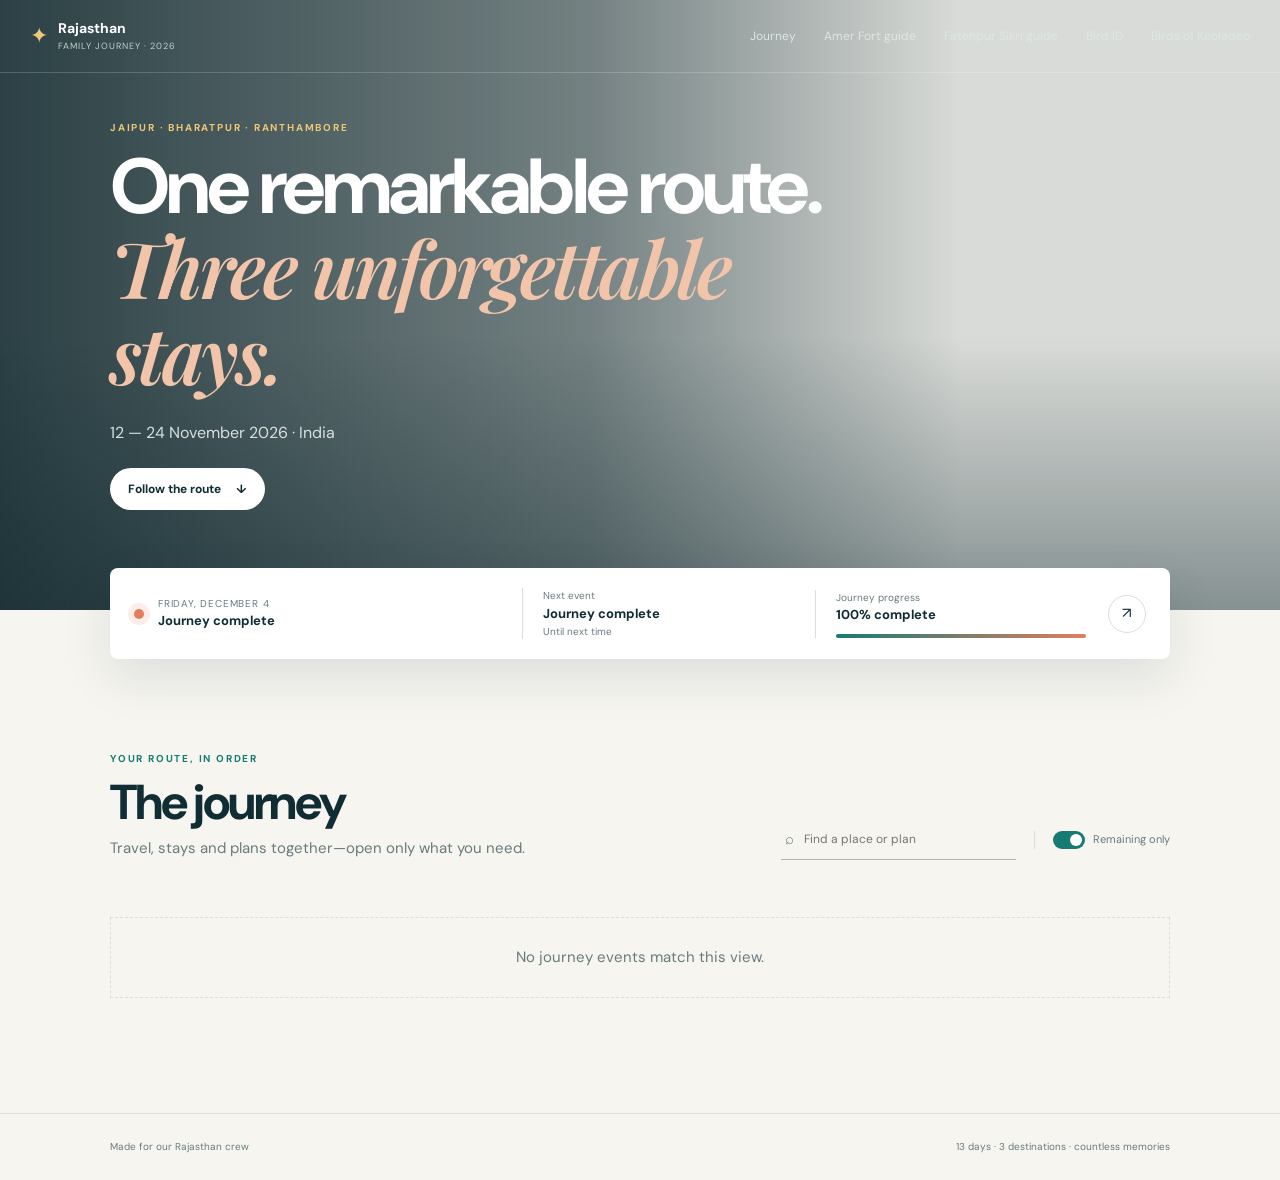
<file: index.html>
<!doctype html>
<html lang="en">
  <head>
    <meta charset="utf-8" />
    <meta name="viewport" content="width=device-width, initial-scale=1.0, maximum-scale=5.0" />
    <meta name="description" content="An interactive event timeline for a family journey through Rajasthan, India." />
    <meta name="theme-color" content="#102d34" />
    <title>Rajasthan · Family Journey</title>
    <link rel="stylesheet" href="styles.css" />
  </head>
  <body>
    <header class="site-header">
      <div class="header-inner">
        <a class="brand" href="#top"><span class="brand-mark">✦</span><span><strong>Rajasthan</strong><small>Family journey · 2026</small></span></a>
        <nav aria-label="Primary navigation"><a href="#journey">Journey</a><a href="amer-guide/">Amer Fort guide</a><a href="fatehpur-guide/">Fatehpur Sikri guide</a><a href="bird-id/">Bird ID</a><a href="birds/">Birds of Keoladeo</a></nav>
      </div>
    </header>
    <main id="top">
      <section class="hero">
        <div class="hero-image" role="img" aria-label="Amber Fort in Jaipur"></div><div class="hero-overlay"></div>
        <div class="hero-content section-shell"><p class="eyebrow light">Jaipur · Bharatpur · Ranthambore</p><h1>One remarkable route.<br /><em>Three unforgettable stays.</em></h1><p>12 — 24 November 2026 · India</p><a class="button" href="#journey">Follow the route <span>↓</span></a></div>
      </section>
      <section class="trip-dock section-shell" aria-labelledby="status-title">
        <div class="dock-main"><span class="pulse"></span><div><small id="todayLabel">Today</small><strong id="status-title">Your journey is loading</strong></div></div>
        <div class="dock-stat"><small>Next event</small><strong id="nextUp">—</strong><span id="nextUpDate">—</span></div>
        <div class="dock-stat"><small>Journey progress</small><strong id="progressLabel">—</strong><div class="progress"><span id="progressBar"></span></div></div>
        <button class="share-button" id="shareButton" type="button" aria-label="Share itinerary">↗</button>
      </section>
      <section class="journey-section section-shell" id="journey" aria-labelledby="journey-title">
        <div class="section-heading">
          <div><p class="eyebrow">Your route, in order</p><h2 id="journey-title">The journey</h2><p class="section-intro">Travel, stays and plans together—open only what you need.</p></div>
          <div class="filters"><label class="search"><span aria-hidden="true">⌕</span><input id="searchInput" type="search" aria-label="Search the itinerary" placeholder="Find a place or plan" /></label><label class="toggle"><input id="hidePast" type="checkbox" checked /><span></span>Remaining only</label></div>
        </div>
        <div id="timeline" class="timeline" aria-live="polite"></div><p id="emptyState" class="empty-state" hidden>No journey events match this view.</p>
      </section>
    </main>
    <footer><div class="section-shell"><span>Made for our Rajasthan crew</span><span>13 days · 3 destinations · countless memories</span></div></footer>
    <dialog id="cityDialog" class="city-dialog"><button class="dialog-close" type="button" aria-label="Close city guide">×</button><div id="dialogImage" class="dialog-image"></div><div class="dialog-content"><p id="dialogCountry" class="eyebrow"></p><h2 id="dialogTitle"></h2><p id="dialogDates" class="dialog-dates"></p><p id="dialogAbout" class="dialog-about"></p><div id="dialogFacts" class="dialog-facts"></div><div id="dialogHighlights" class="dialog-highlights"></div><section class="dialog-places"><div class="dialog-places-heading"><small>Explore the area</small><p>Ideas for culture, nature and activities around your destination.</p></div><div id="dialogPlaces" class="places-list"></div></section><a id="dialogMap" class="button dark" target="_blank" rel="noopener">Open stay in Google Maps ↗</a></div></dialog>
    <div id="toast" class="toast" role="status" aria-live="polite"></div><script src="app.js"></script>
  </body>
</html>
</file>
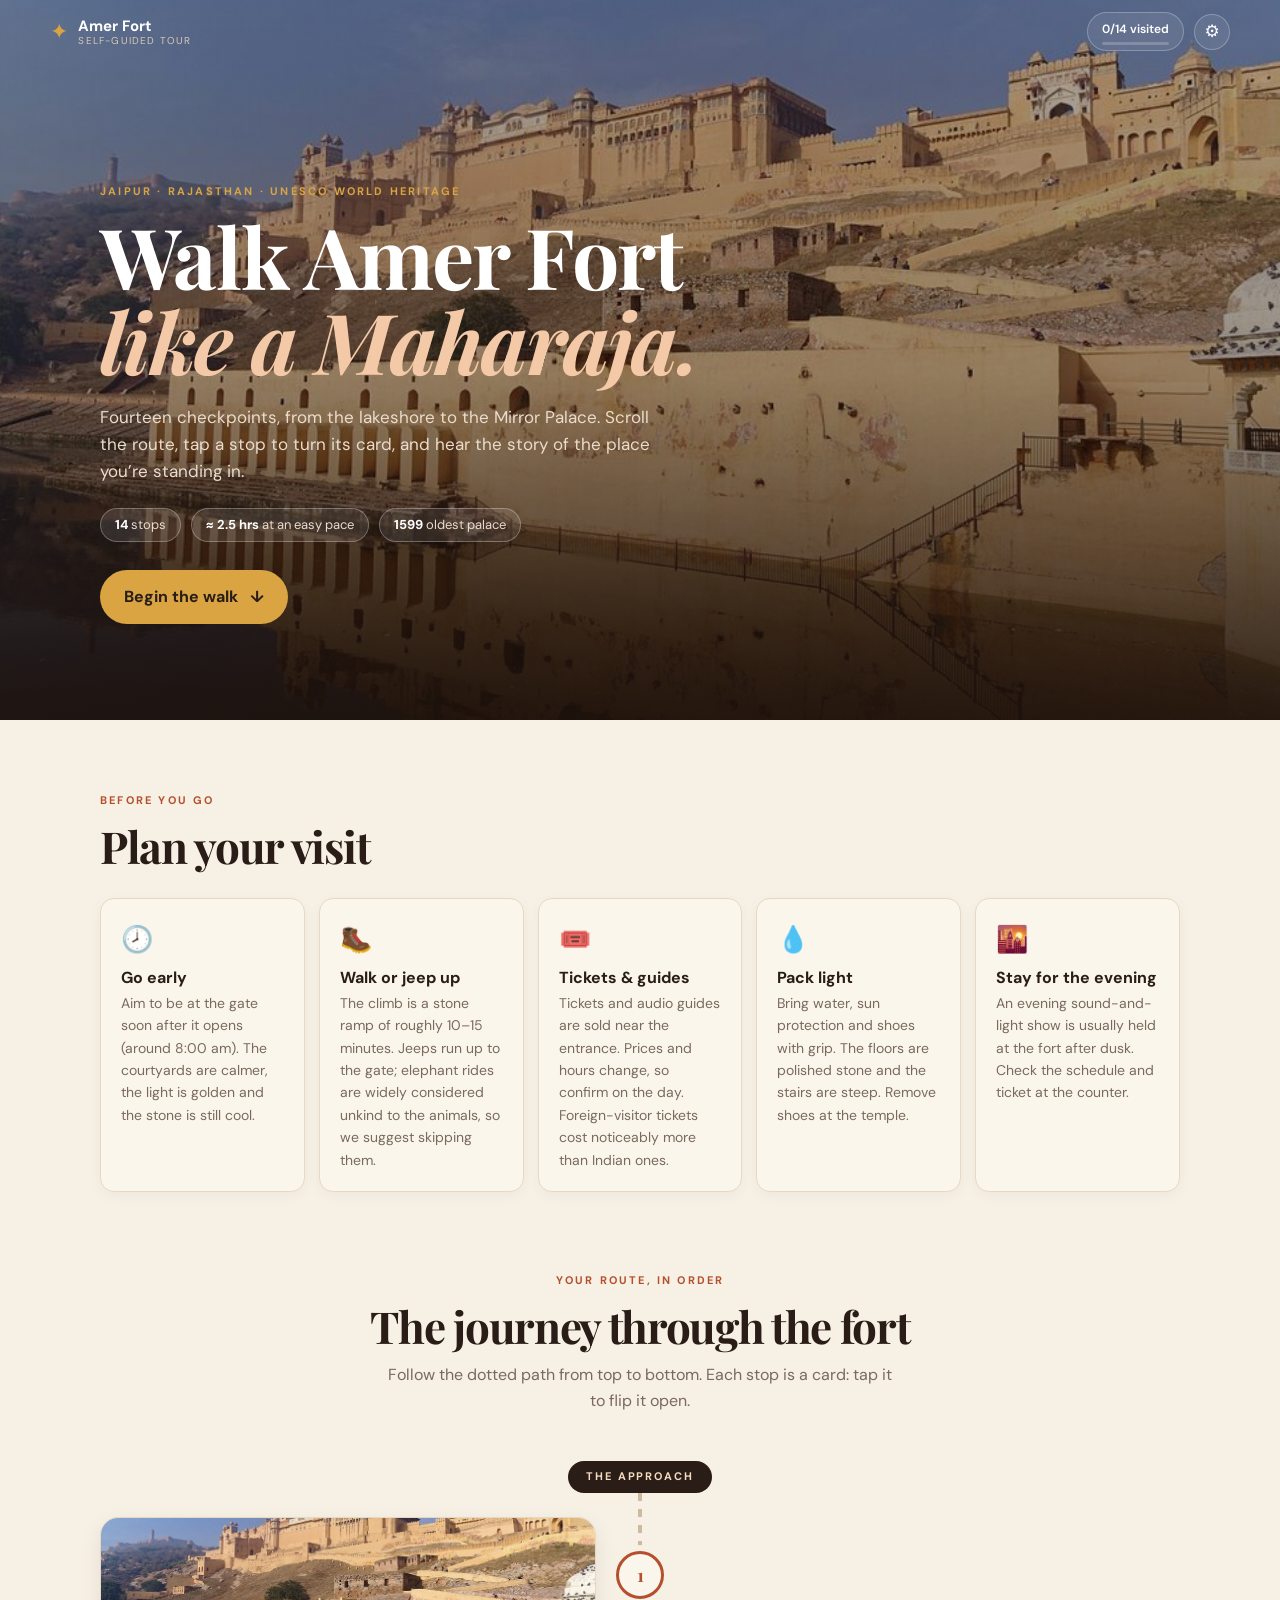
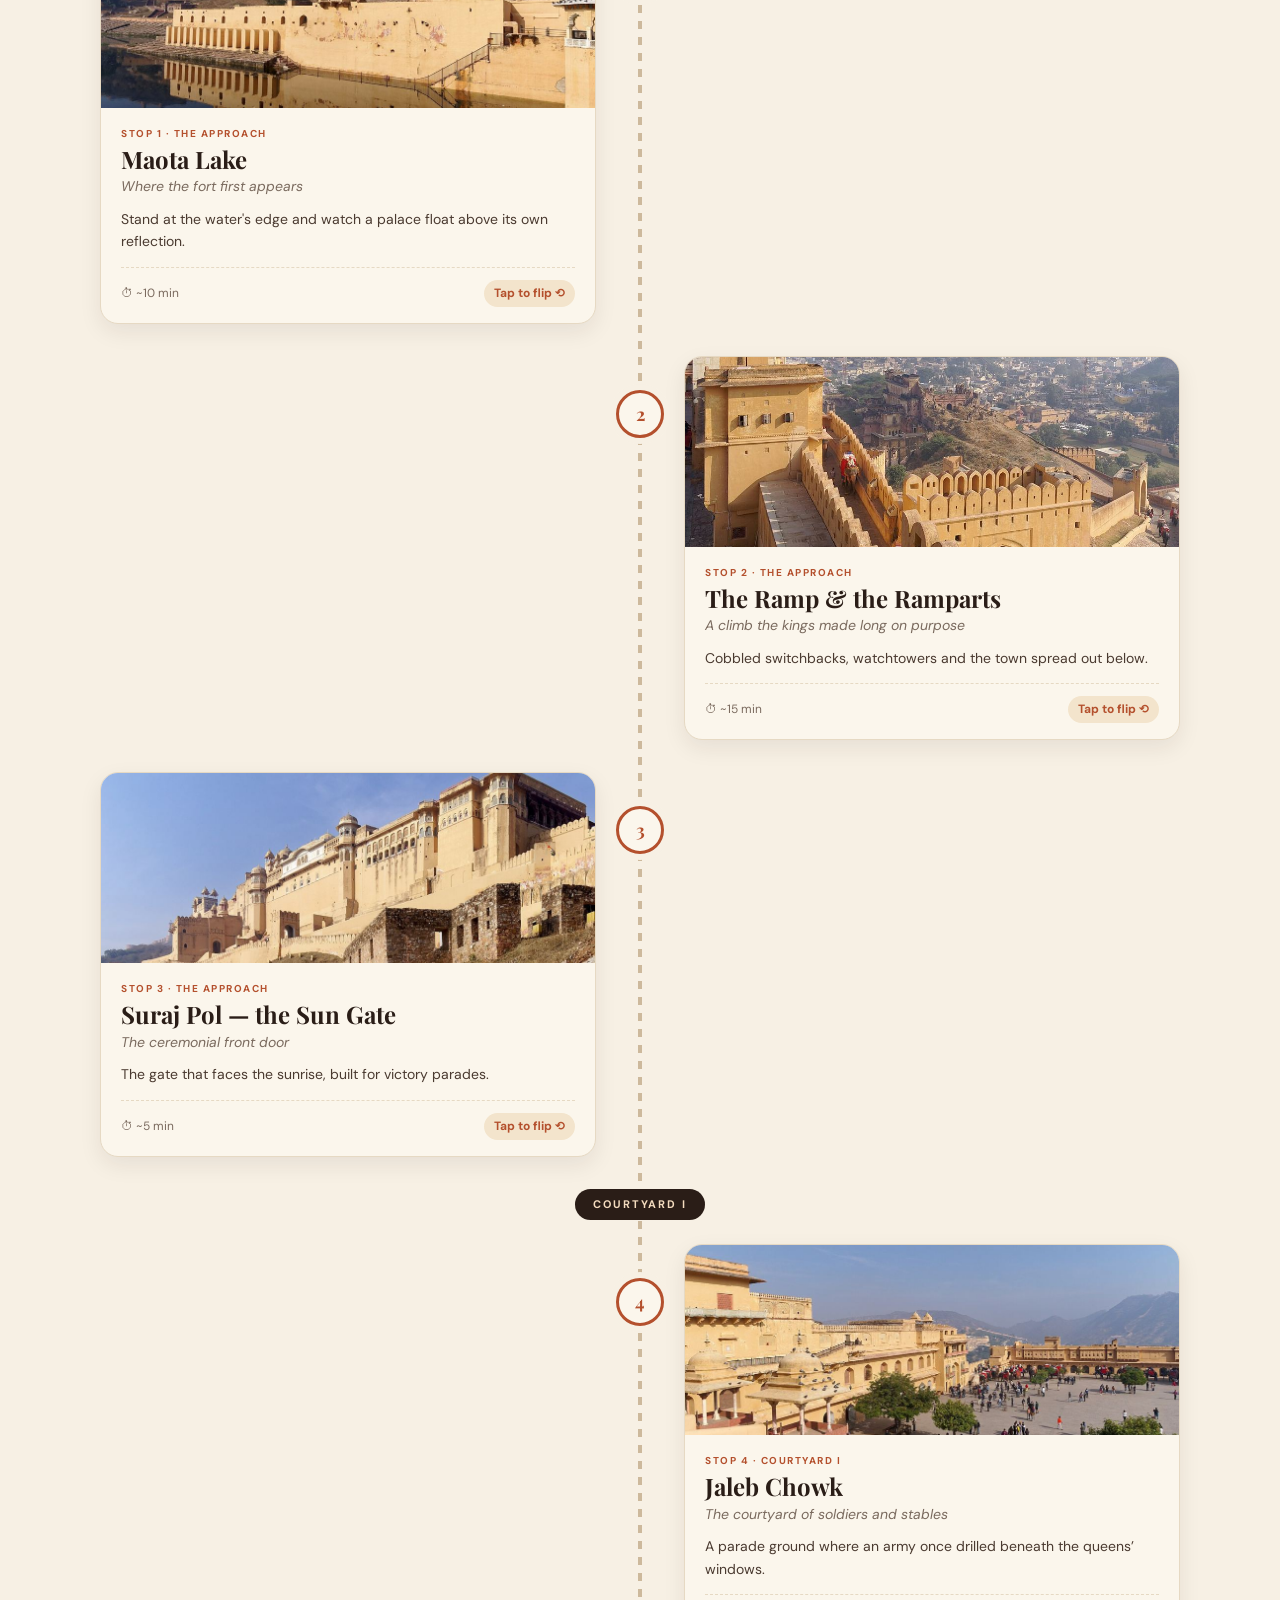
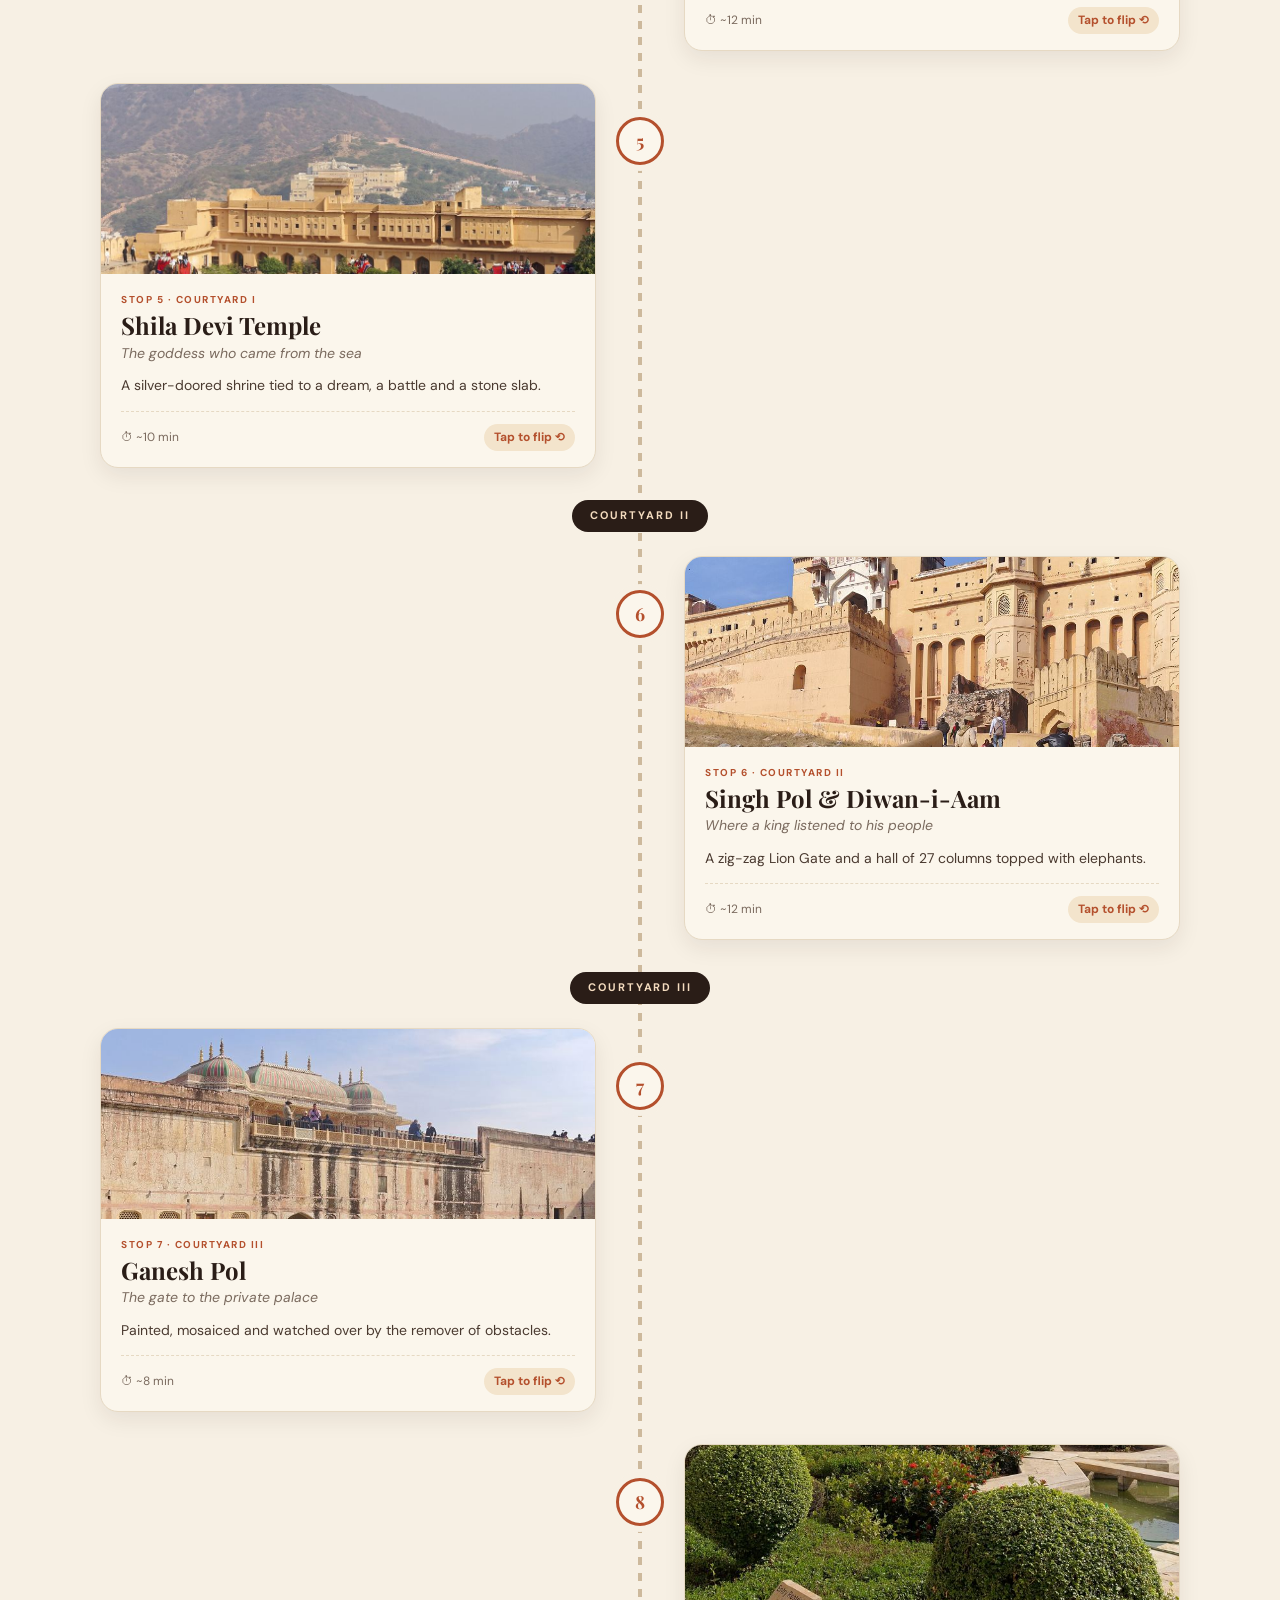
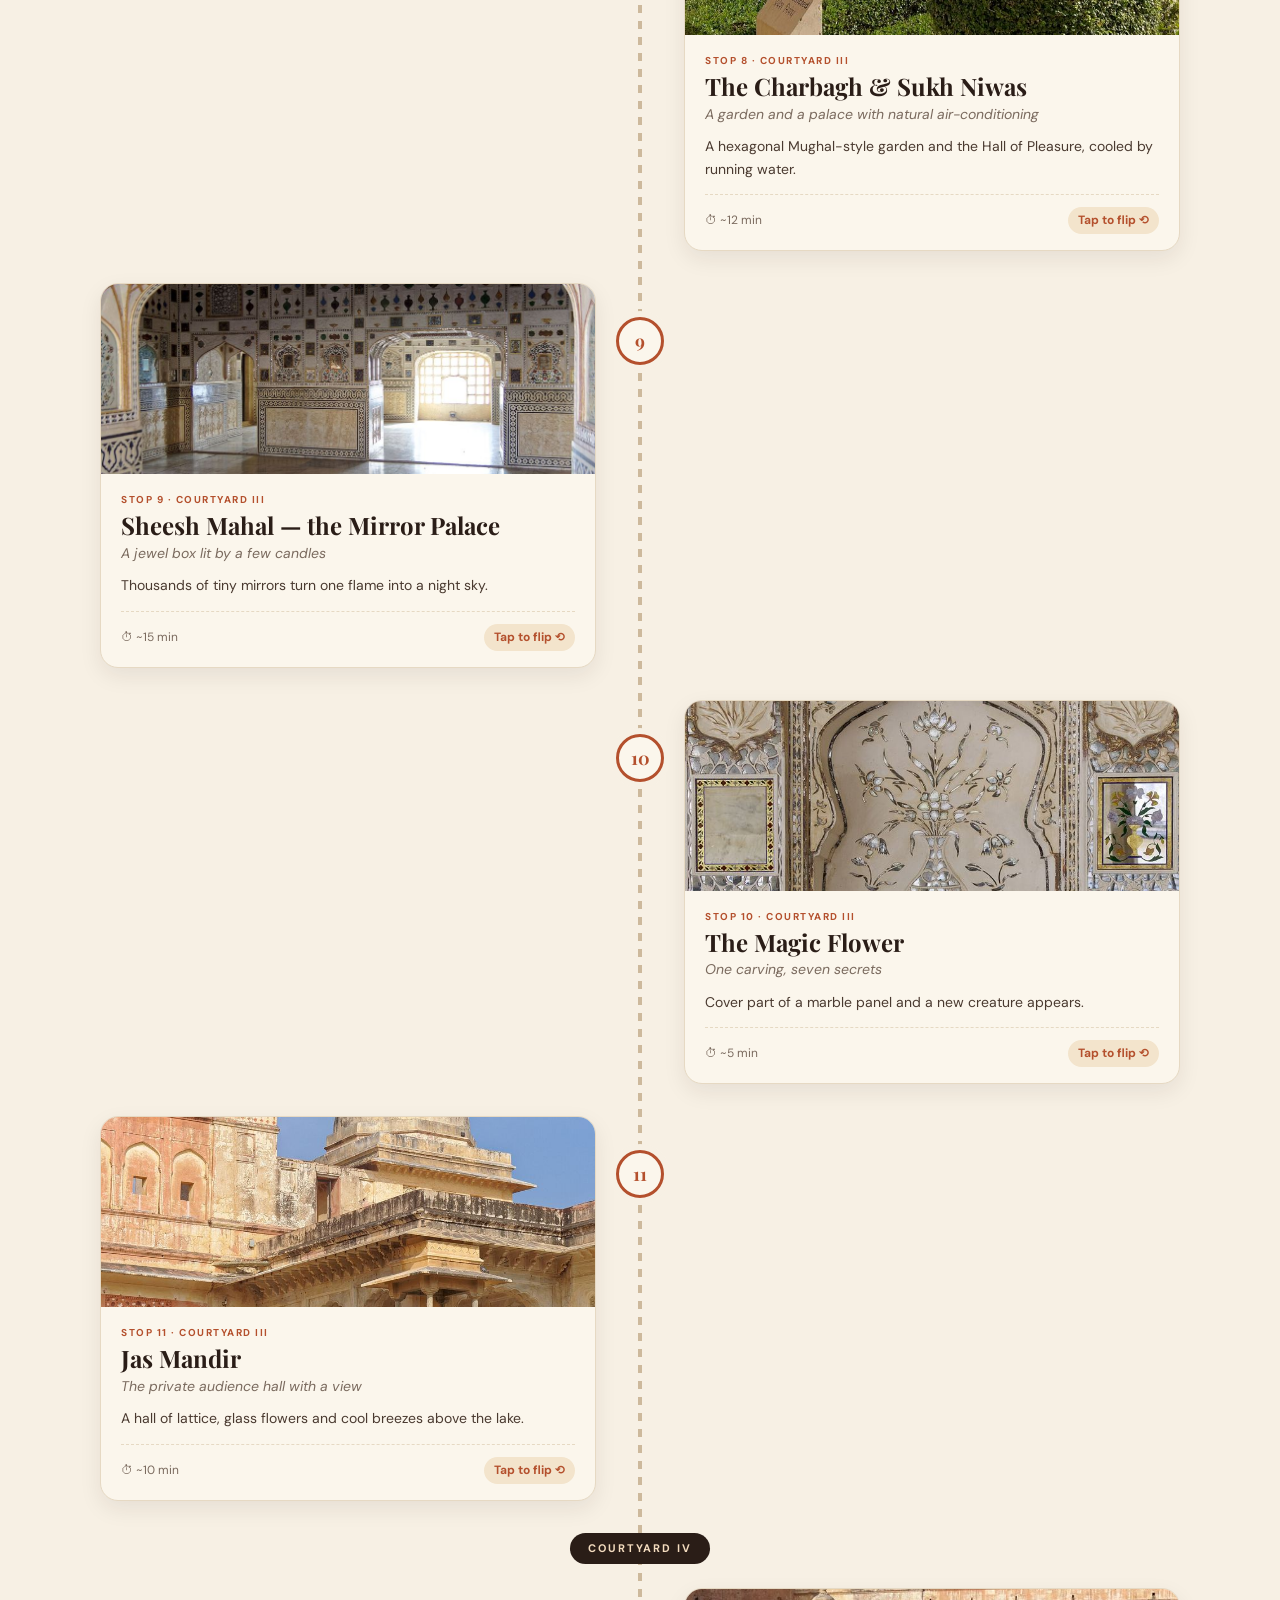
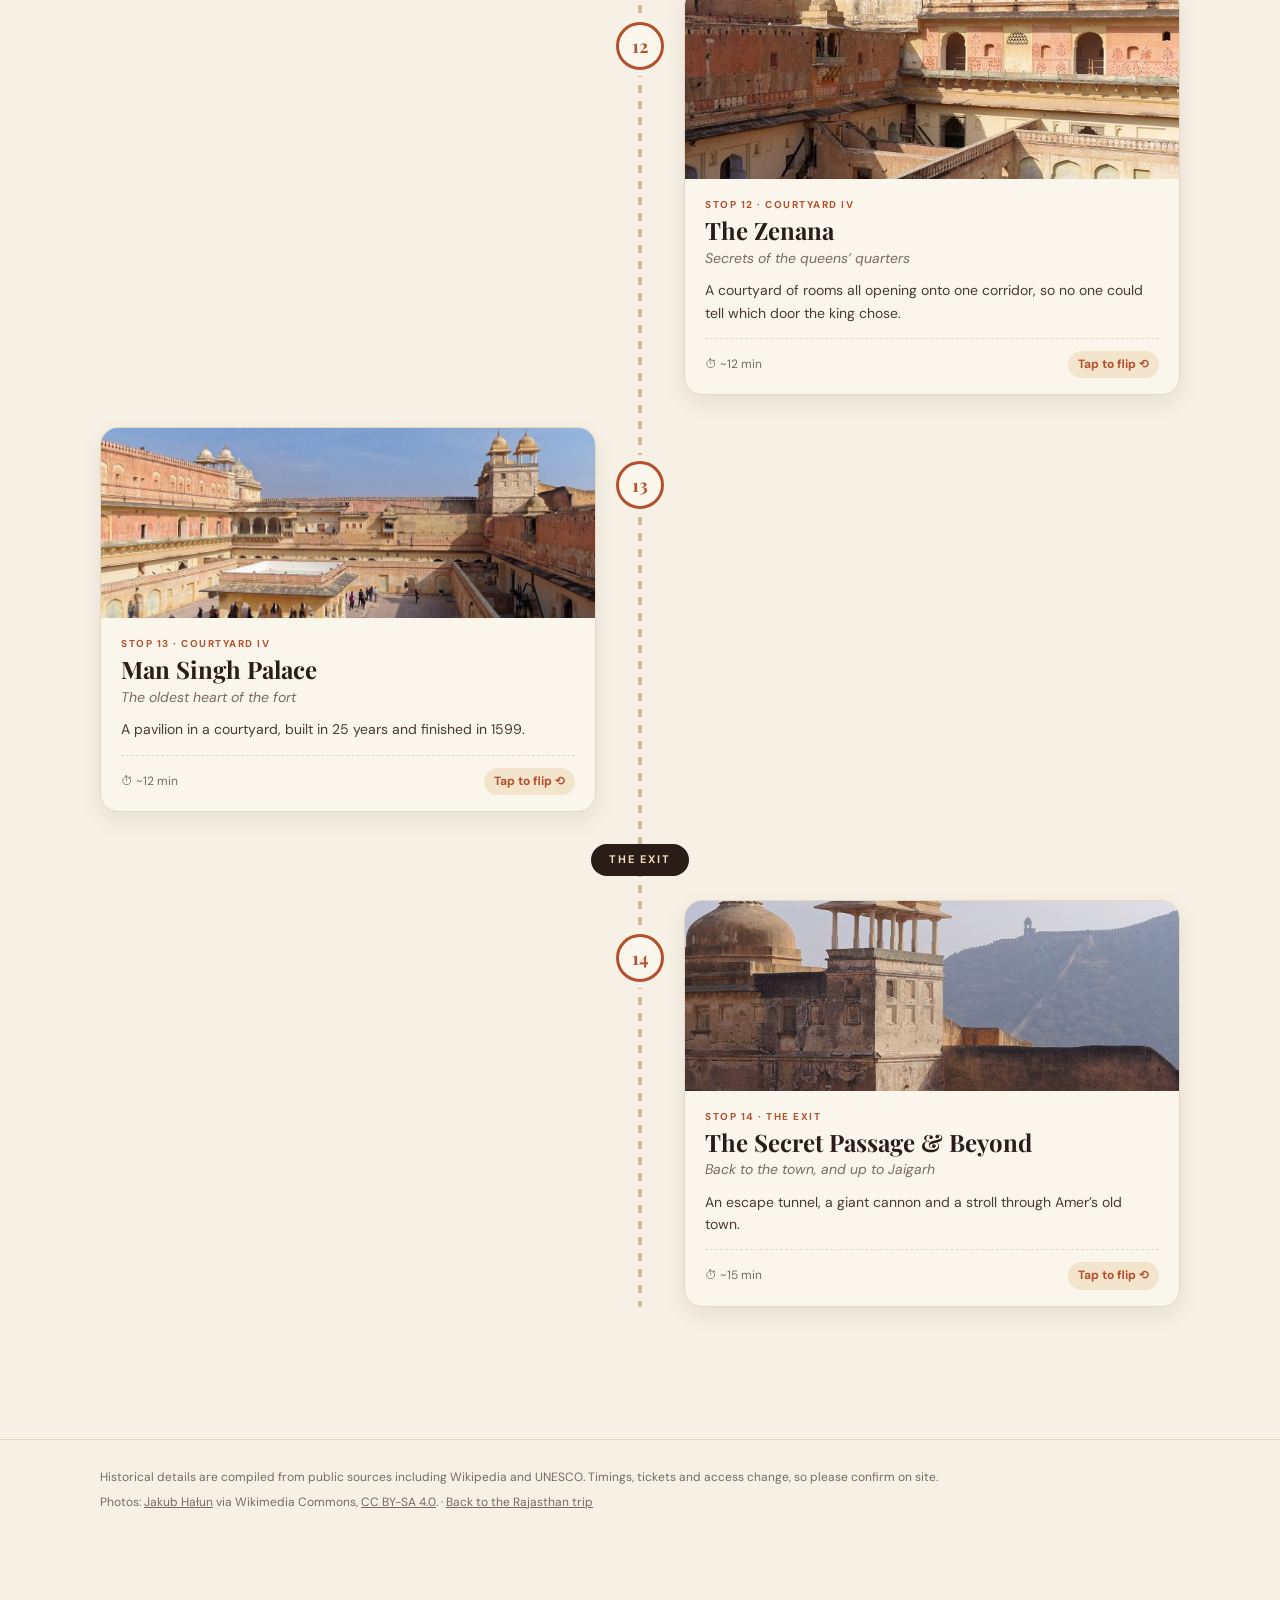
<file: amer-guide/index.html>
<!doctype html>
<html lang="en">
  <head>
    <meta charset="utf-8" />
    <meta name="viewport" content="width=device-width, initial-scale=1.0, maximum-scale=5.0" />
    <meta name="description" content="A self-guided audio-style tour of Amer (Amber) Fort, Jaipur: 14 checkpoints from the lake to the Mirror Palace, with stories, tips and an AI guide." />
    <meta name="theme-color" content="#2a1d17" />
    <title>Amer Fort · Self-Guided Tour</title>
    <link rel="stylesheet" href="styles.css" />
  </head>
  <body>
    <header class="topbar" id="topbar">
      <a class="brand" href="#top"><span class="brand-mark">✦</span><span><strong>Amer Fort</strong><small>Self-guided tour</small></span></a>
      <div class="topbar-right">
        <div class="progress-pill" aria-live="polite"><span id="visitedCount">0</span>/<span id="totalCount">14</span> visited<i><b id="topProgress"></b></i></div>
        <button class="icon-btn" id="settingsBtn" type="button" aria-label="Guide settings">⚙</button>
      </div>
    </header>

    <main id="top">
      <section class="hero">
        <div class="hero-img" role="img" aria-label="Amer Fort reflected in Maota Lake"></div>
        <div class="hero-shade"></div>
        <div class="hero-inner">
          <p class="eyebrow">Jaipur · Rajasthan · UNESCO World Heritage</p>
          <h1>Walk Amer Fort<br /><em>like a Maharaja.</em></h1>
          <p class="lead">Fourteen checkpoints, from the lakeshore to the Mirror Palace. Scroll the route, tap a stop to turn its card, and hear the story of the place you’re standing in.</p>
          <div class="hero-stats">
            <span><b>14</b> stops</span><span><b>≈ 2.5 hrs</b> at an easy pace</span><span><b>1599</b> oldest palace</span>
          </div>
          <a class="cta" href="#route">Begin the walk <span>↓</span></a>
        </div>
      </section>

      <section class="shell prep" aria-labelledby="prepTitle">
        <div class="section-head"><p class="eyebrow dark">Before you go</p><h2 id="prepTitle">Plan your visit</h2></div>
        <div class="prep-grid" id="prepGrid"></div>
      </section>

      <section class="shell route-wrap" aria-labelledby="routeTitle">
        <div class="section-head center">
          <p class="eyebrow dark">Your route, in order</p>
          <h2 id="routeTitle">The journey through the fort</h2>
          <p class="sub">Follow the dotted path from top to bottom. Each stop is a card: tap it to flip it open.</p>
        </div>
        <ol class="route" id="route"></ol>
        <div class="finish" id="finish">
          <div class="finish-medal">🏰</div>
          <h3>You’ve walked the whole fort.</h3>
          <p>From the lakeshore to the Mirror Palace, you’ve followed the footsteps of the Kachwaha kings. Jai Jaipur!</p>
        </div>
      </section>
    </main>

    <footer>
      <div class="shell foot">
        <p>Historical details are compiled from public sources including Wikipedia and UNESCO. Timings, tickets and access change, so please confirm on site.</p>
        <p class="credit">Photos: <a href="https://commons.wikimedia.org/wiki/User:Jakubhal" target="_blank" rel="noopener">Jakub Hałun</a> via Wikimedia Commons, <a href="https://creativecommons.org/licenses/by-sa/4.0/" target="_blank" rel="noopener">CC BY-SA 4.0</a>. · <a href="../">Back to the Rajasthan trip</a></p>
      </div>
    </footer>

    <button class="upnext" id="upNext" type="button" hidden><small>Up next</small><strong id="upNextTitle"></strong><span>→</span></button>

    <div class="stage" id="stage" hidden>
      <div class="stage-backdrop" id="stageBackdrop"></div>
      <div class="card3d" id="card3d" role="dialog" aria-modal="true" aria-labelledby="gTitle">
        <button class="close-btn" id="closeBtn" type="button" aria-label="Close and return to the route">×</button>
        <div class="card3d-inner">
          <div class="face front" id="front">
            <div class="front-img" id="frontImg"></div>
            <div class="front-shade"></div>
            <div class="front-copy"><span class="front-num" id="frontNum"></span><small id="frontZone"></small><strong id="frontTitle"></strong></div>
          </div>
          <div class="face back" id="back">
            <div class="back-hero" id="backHero">
              <div class="back-hero-copy"><small id="gZone"></small><h3 id="gTitle"></h3><p id="gSub"></p></div>
            </div>
            <div class="back-scroll" id="backScroll">
              <div class="meta-row"><span id="gTime"></span><a id="gMap" target="_blank" rel="noopener">Open in Maps ↗</a></div>
              <div class="story" id="gStory"></div>
              <section class="block look"><h4>👀 Look closely</h4><ul id="gLook"></ul></section>
              <section class="block facts"><h4>✨ Did you know?</h4><ul id="gFacts"></ul></section>
              <section class="block tip"><h4>💡 Guide’s tip</h4><p id="gTip"></p></section>
              <section class="block ask" id="askBlock">
                <h4>💬 Ask your guide about <span id="askName"></span></h4>
                <div class="chips" id="chips"></div>
                <div class="chat" id="chat" aria-live="polite"></div>
                <form class="ask-form" id="askForm">
                  <input id="askInput" type="text" autocomplete="off" maxlength="400" placeholder="Ask about this spot…" aria-label="Your question" />
                  <button type="submit" id="askSend">Ask</button>
                </form>
                <p class="ask-note" id="askNote"></p>
              </section>
              <section class="block next"><h4>🧭 Where next?</h4><p id="gNext"></p></section>
            </div>
            <div class="back-nav">
              <button type="button" id="prevBtn" class="nav-btn">← <span id="prevLabel">Previous</span></button>
              <button type="button" id="nextBtn" class="nav-btn primary"><span id="nextLabel">Next stop</span> →</button>
            </div>
          </div>
        </div>
      </div>
    </div>

    <dialog class="settings" id="settings">
      <form method="dialog" class="settings-body" id="settingsForm">
        <h3>AI guide settings</h3>
        <p>The “Ask your guide” feature calls the Gemini API directly from your browser. Paste a key from <a href="https://aistudio.google.com/apikey" target="_blank" rel="noopener">Google AI Studio</a>. It is stored only in this browser (localStorage) and is sent only to Google.</p>
        <label>Gemini API key<input type="password" id="keyInput" autocomplete="off" placeholder="Paste your key" /></label>
        <p class="models-note">Models are tried in this order if one is rate-limited or unavailable:<br /><span id="modelOrder"></span></p>
        <div class="settings-actions">
          <button type="button" id="keyClear" class="nav-btn">Remove key</button>
          <button type="button" id="keySave" class="nav-btn primary">Save</button>
          <button value="cancel" class="nav-btn">Close</button>
        </div>
      </form>
    </dialog>

    <script src="data.js"></script>
    <script src="gemini.js"></script>
    <script src="app.js"></script>
  </body>
</html>
</file>
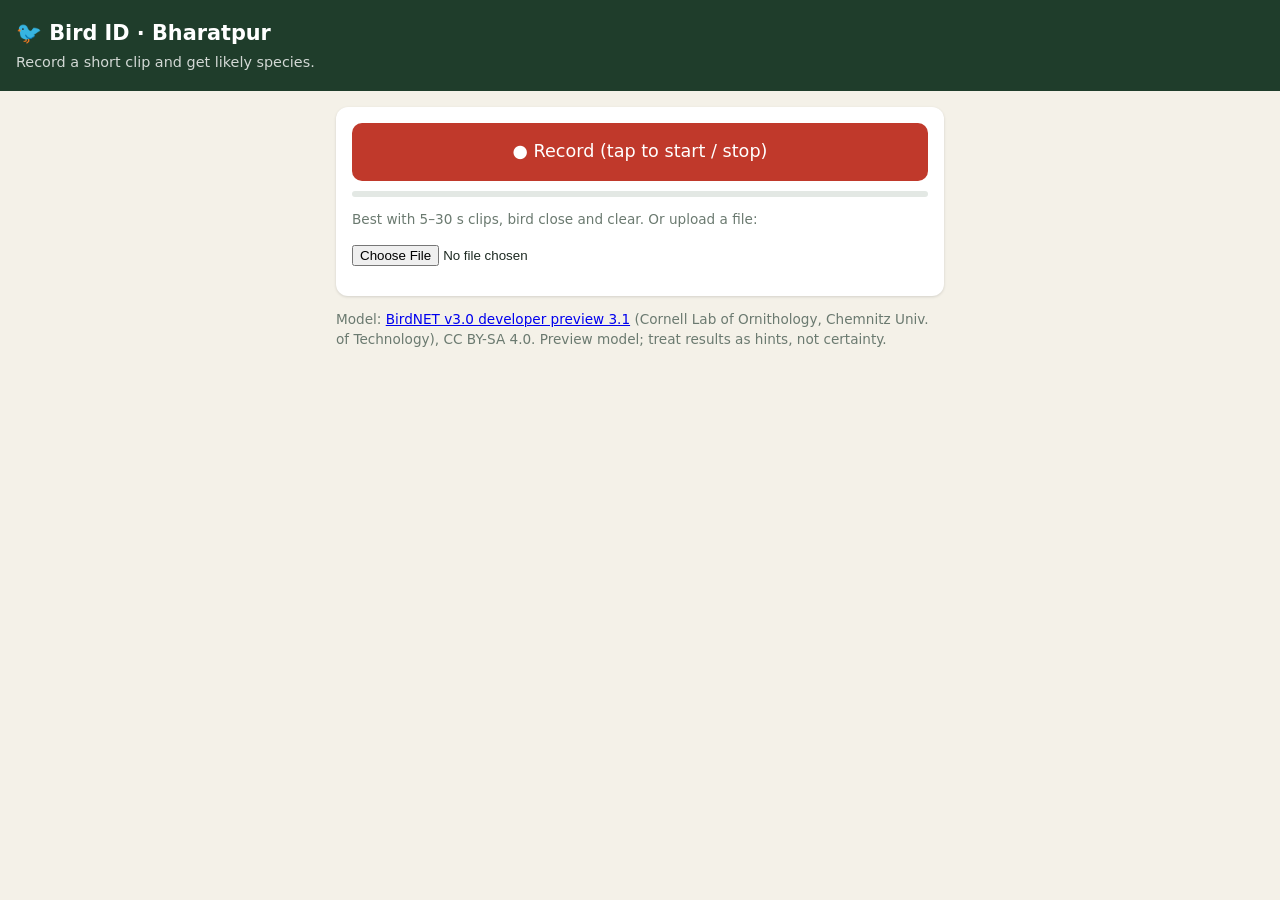
<file: bird-id/index.html>
<!doctype html>
<html lang="en">
<head>
<meta charset="utf-8" />
<meta name="viewport" content="width=device-width, initial-scale=1" />
<meta name="theme-color" content="#1f3d2b" />
<title>Bird ID · Bharatpur</title>
<style>
  :root { --bg:#f4f1e8; --ink:#1d2a22; --accent:#1f3d2b; --mute:#6b7a70; --card:#fff; --rec:#c0392b; }
  * { box-sizing:border-box; }
  body { margin:0; font:16px/1.45 system-ui,sans-serif; background:var(--bg); color:var(--ink); }
  header { background:var(--accent); color:#fff; padding:18px 16px; }
  header h1 { margin:0; font-size:1.3rem; }
  header p { margin:4px 0 0; opacity:.8; font-size:.9rem; }
  main { max-width:640px; margin:0 auto; padding:16px; }
  .card { background:var(--card); border-radius:12px; padding:16px; margin-bottom:14px; box-shadow:0 1px 3px #0002; }
  button { font:inherit; border:0; border-radius:10px; padding:12px 16px; background:var(--accent); color:#fff; cursor:pointer; }
  button:disabled { opacity:.5; cursor:default; }
  button.rec { background:var(--rec); width:100%; font-size:1.1rem; padding:16px; }
  .mute { color:var(--mute); font-size:.85rem; }
  ul { list-style:none; margin:0; padding:0; }
  li { padding:10px 0; border-bottom:1px solid #0001; }
  li:last-child { border:0; }
  .bar { height:8px; background:#e3e8e4; border-radius:4px; margin-top:6px; overflow:hidden; }
  .bar i { display:block; height:100%; background:#3f8f5a; }
  .sci { font-style:italic; color:var(--mute); font-size:.85rem; }
  #level { height:6px; background:#e3e8e4; border-radius:3px; overflow:hidden; margin-top:10px; }
  #level i { display:block; height:100%; width:0; background:var(--rec); }
  audio { width:100%; margin-top:10px; }
</style>
</head>
<body>
<header>
  <h1>🐦 Bird ID · Bharatpur</h1>
  <p>Record a short clip and get likely species.</p>
</header>
<main>
  <section class="card">
    <button class="rec" id="rec">● Record (tap to start / stop)</button>
    <div id="level"><i></i></div>
    <p class="mute">Best with 5–30 s clips, bird close and clear. Or upload a file:</p>
    <input type="file" id="file" accept="audio/*" />
    <audio id="player" controls hidden></audio>
    <p class="mute" id="status"></p>
  </section>

  <section class="card" id="results" hidden>
    <h2 style="margin-top:0;font-size:1.1rem">Likely species</h2>
    <ul id="list"></ul>
  </section>

  <p class="mute">
    Model: <a href="https://huggingface.co/tphakala/BirdNET-v3.0-Models">BirdNET v3.0 developer preview 3.1</a>
    (Cornell Lab of Ornithology, Chemnitz Univ. of Technology), CC BY-SA 4.0.
    Preview model; treat results as hints, not certainty.
  </p>
</main>

<script>
const API_URL = 'https://fame-humans-kevin-ton.trycloudflare.com/identify';
const SR = 32000, MAX_SECONDS = 60, MIN_CONF = 0.05, TOP_K = 10;
const $ = id => document.getElementById(id);

async function toMono32k(arrayBuf) {
  const ctx = new (window.AudioContext || window.webkitAudioContext)();
  const decoded = await ctx.decodeAudioData(arrayBuf);
  ctx.close();
  if (decoded.duration > MAX_SECONDS) throw new Error(`Clip is longer than ${MAX_SECONDS} s.`);
  const off = new OfflineAudioContext(1, Math.max(1, Math.ceil(decoded.duration * SR)), SR);
  const src = off.createBufferSource();
  src.buffer = decoded; src.connect(off.destination); src.start();
  return (await off.startRendering()).getChannelData(0);
}

function show(results) {
  $('results').hidden = false;
  $('list').innerHTML = results.length ? results.map(r => `
    <li><b>${r.common}</b> <span class="sci">${r.scientific}</span> · ${Math.round(r.confidence * 100)}%
      <div class="bar"><i style="width:${Math.round(r.confidence * 100)}%"></i></div></li>`).join('')
    : '<li class="mute">No confident detections. Try a longer or closer recording.</li>';
}

async function analyse(arrayBuf) {
  $('status').textContent = 'Analysing…';
  try {
    const pcm = await toMono32k(arrayBuf);
    const res = await fetch(`${API_URL}?min_conf=${MIN_CONF}&top_k=${TOP_K}`, {
      method: 'POST',
      headers: { 'Content-Type': 'application/octet-stream' },
      body: pcm,
    });
    if (!res.ok) throw new Error(`API ${res.status}: ${await res.text()}`);
    const data = await res.json();
    show(data.results);
    $('status').textContent = `Done · ${data.duration_s} s analysed.`;
  } catch (e) {
    $('status').textContent = 'Error: ' + e.message;
  }
}

let recorder = null, chunks = [], stream, raf, actx;
$('rec').onclick = async () => {
  if (recorder) { recorder.stop(); return; }
  try {
    // Voice-oriented processing removes faint bird calls
    stream = await navigator.mediaDevices.getUserMedia({ audio: { echoCancellation: false, noiseSuppression: false, autoGainControl: false } });
  } catch (e) { $('status').textContent = 'Microphone blocked: ' + e.message; return; }
  chunks = [];
  recorder = new MediaRecorder(stream);
  recorder.ondataavailable = e => chunks.push(e.data);
  actx = new (window.AudioContext || window.webkitAudioContext)();
  const analyser = actx.createAnalyser();
  actx.createMediaStreamSource(stream).connect(analyser);
  const buf = new Uint8Array(analyser.fftSize);
  (function tick() {
    analyser.getByteTimeDomainData(buf);
    let m = 0; for (const v of buf) m = Math.max(m, Math.abs(v - 128));
    $('level').firstElementChild.style.width = Math.min(100, m / 64 * 100) + '%';
    raf = requestAnimationFrame(tick);
  })();
  recorder.onstop = async () => {
    cancelAnimationFrame(raf); actx.close();
    stream.getTracks().forEach(t => t.stop());
    const blob = new Blob(chunks, { type: recorder.mimeType });
    recorder = null;
    $('rec').textContent = '● Record (tap to start / stop)';
    $('level').firstElementChild.style.width = '0';
    $('player').src = URL.createObjectURL(blob); $('player').hidden = false;
    await analyse(await blob.arrayBuffer());
  };
  recorder.start();
  $('rec').textContent = '■ Stop & identify';
};

$('file').onchange = async e => {
  const f = e.target.files[0];
  if (!f) return;
  $('player').src = URL.createObjectURL(f); $('player').hidden = false;
  await analyse(await f.arrayBuffer());
};
</script>
</body>
</html>
</file>
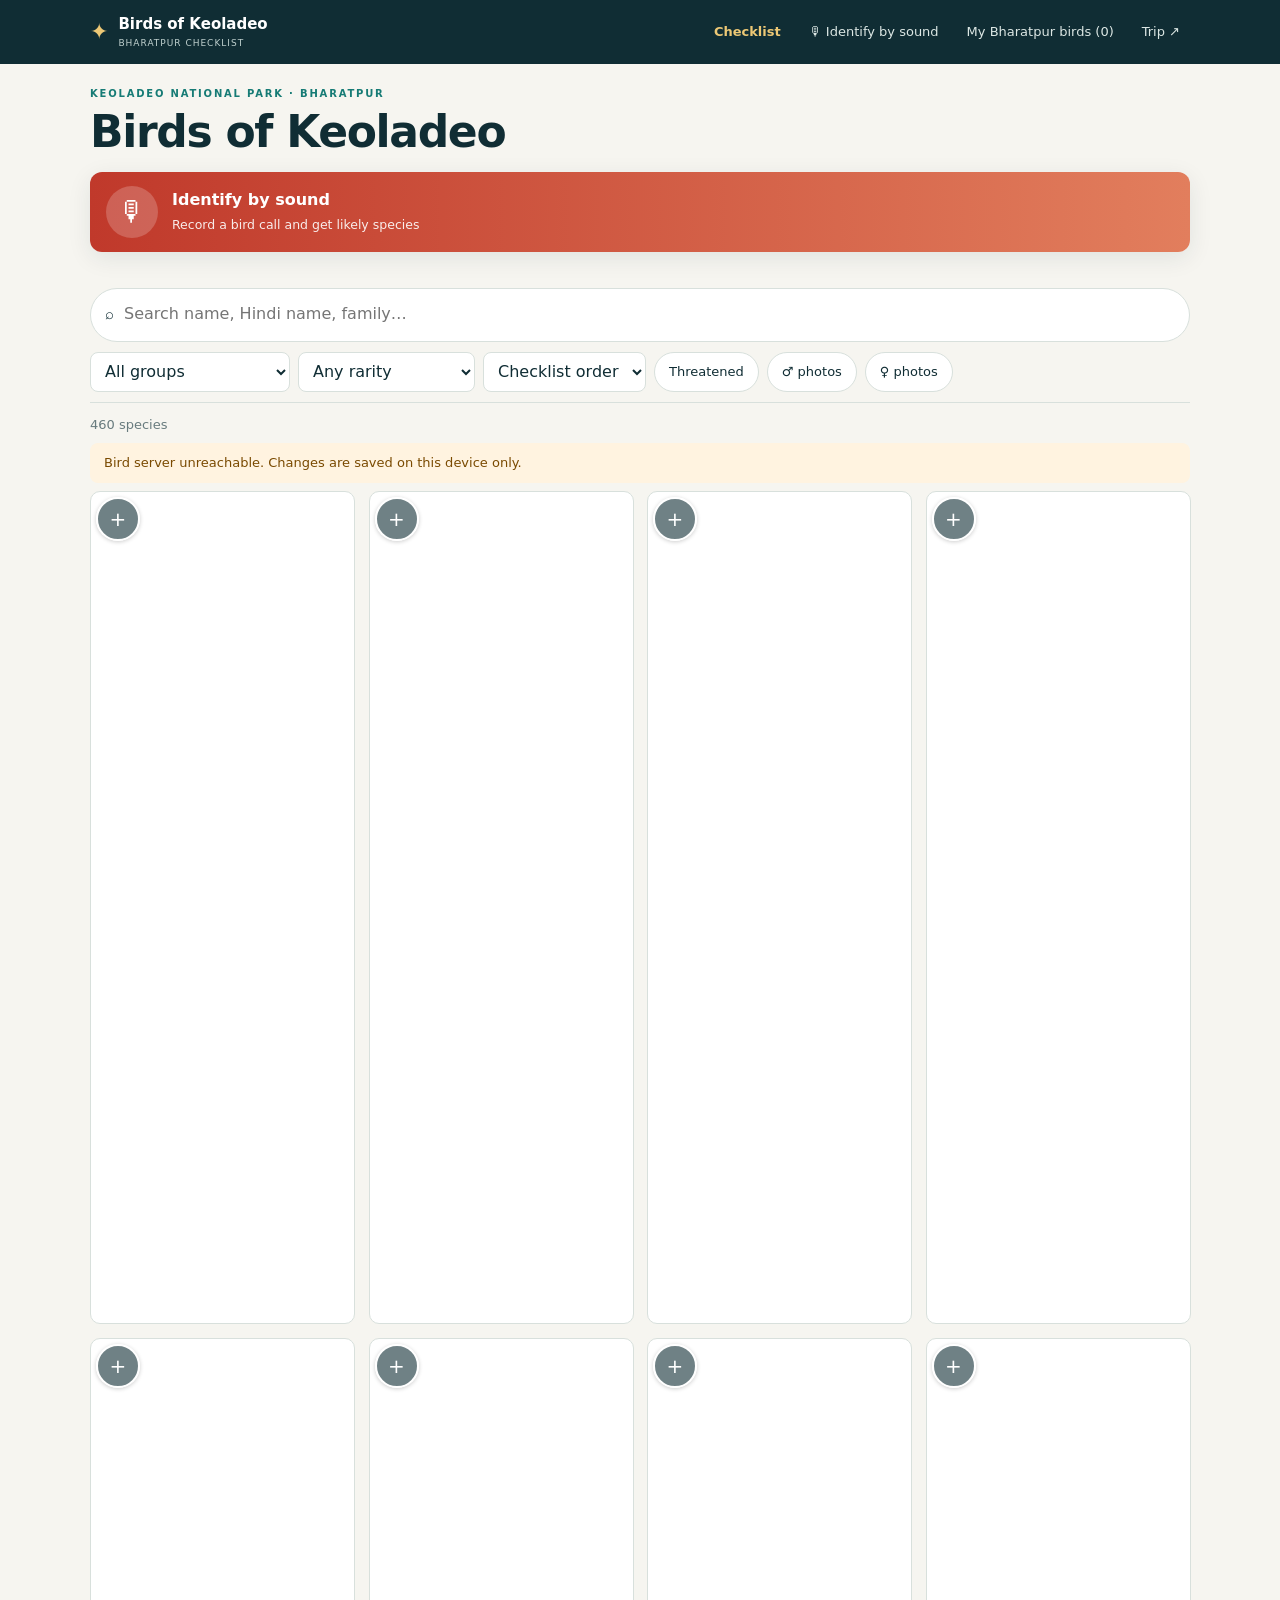
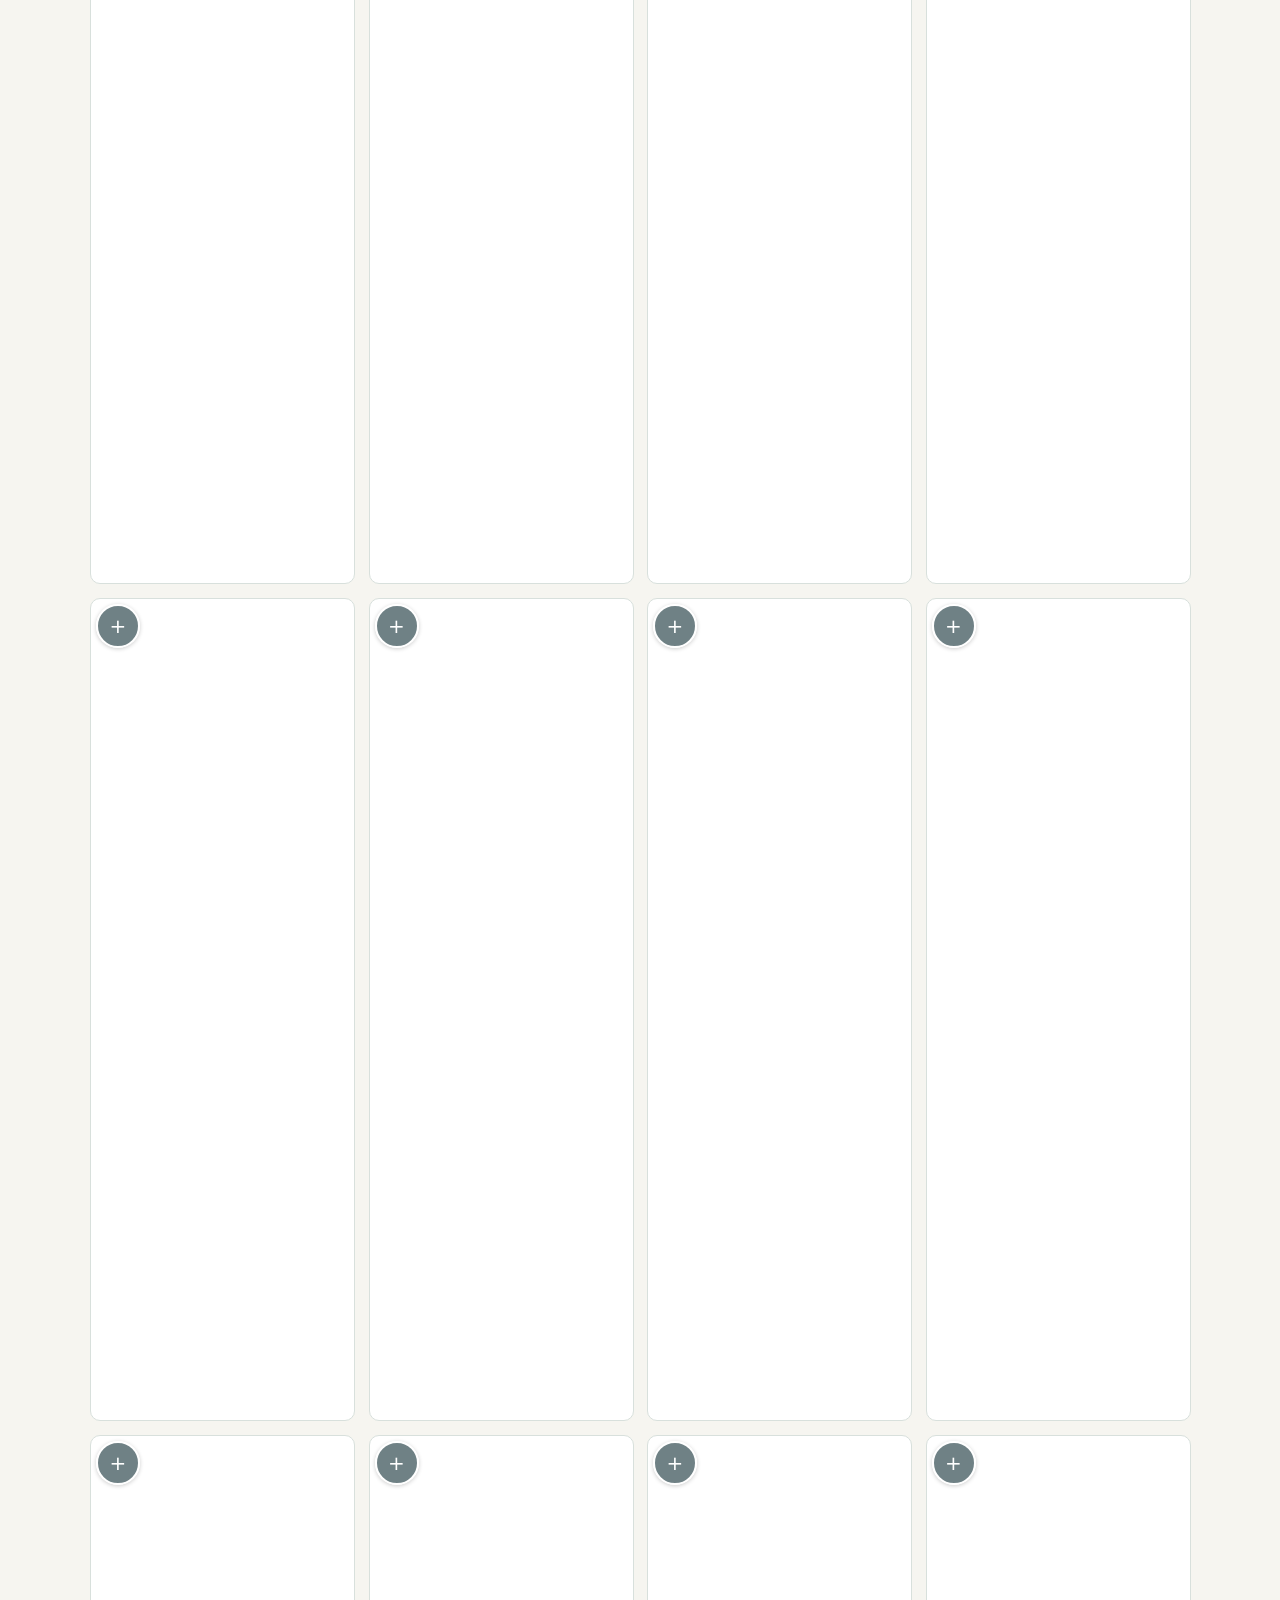
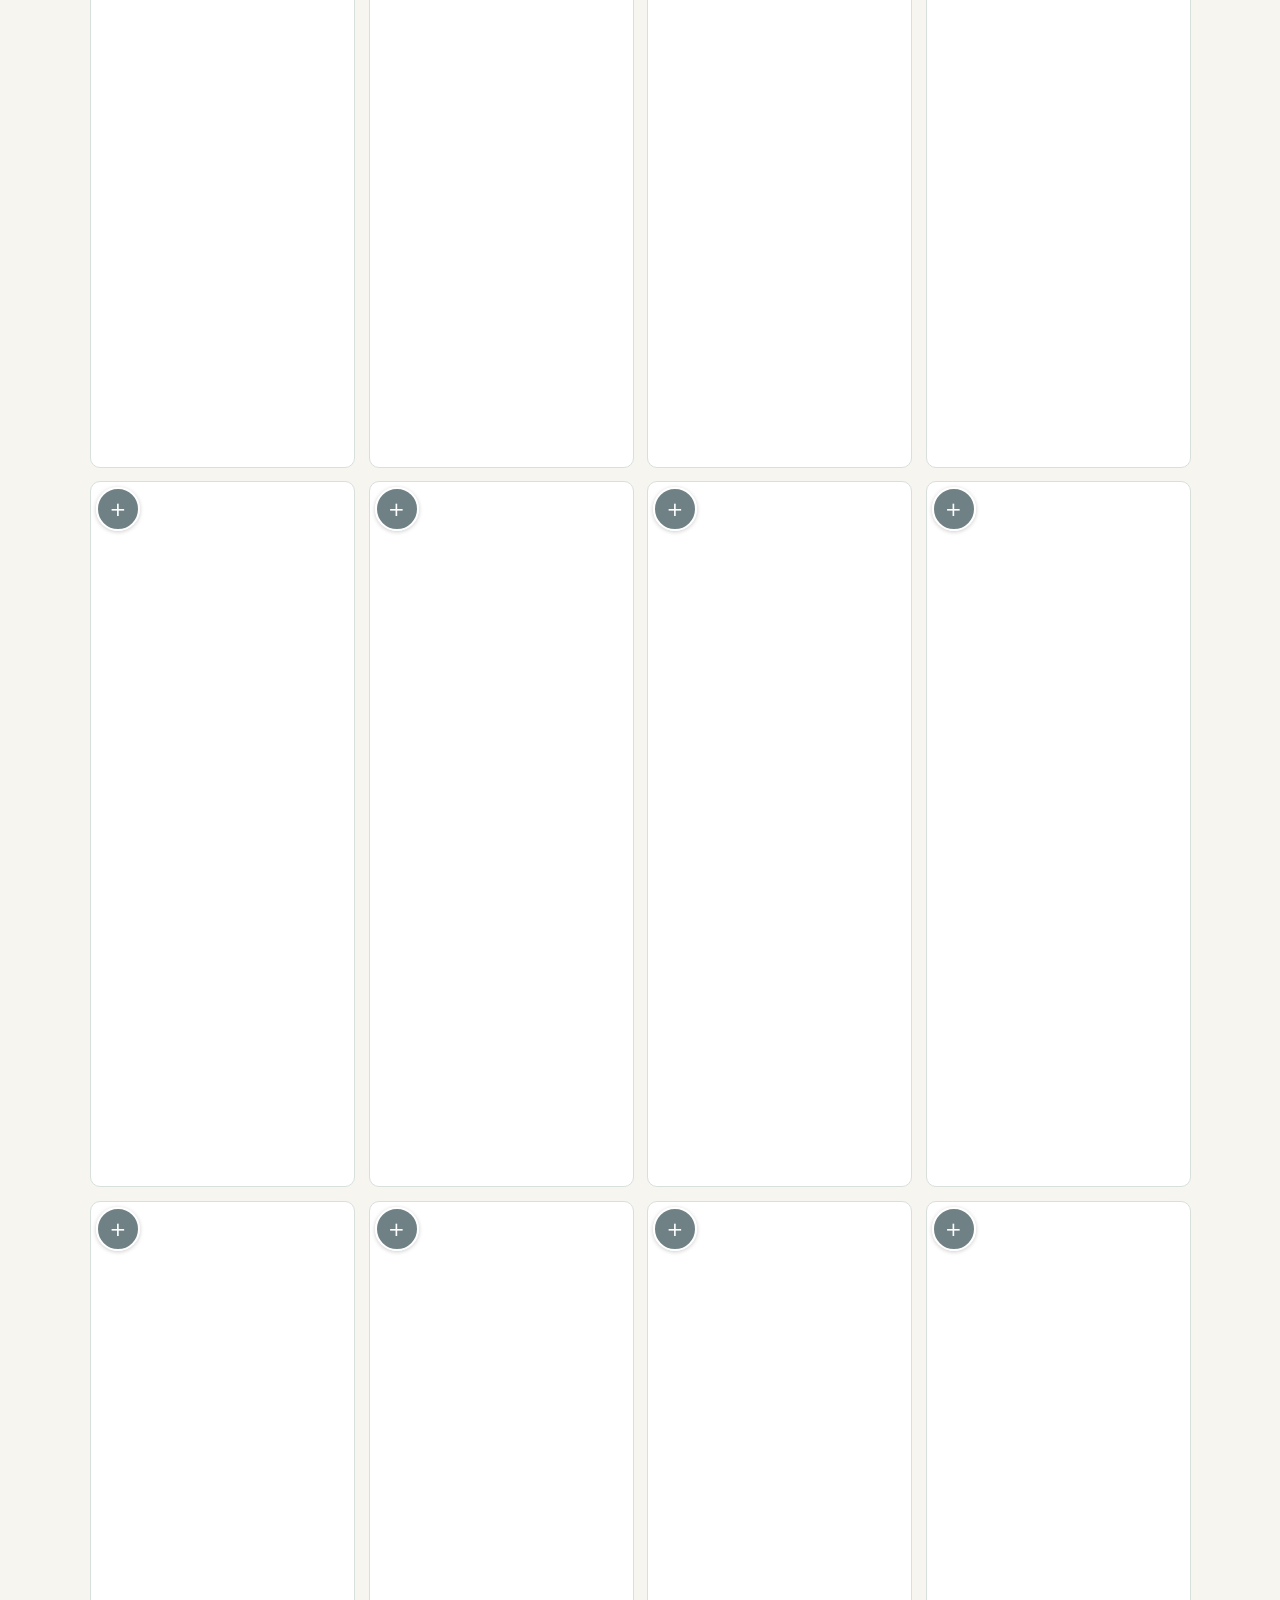
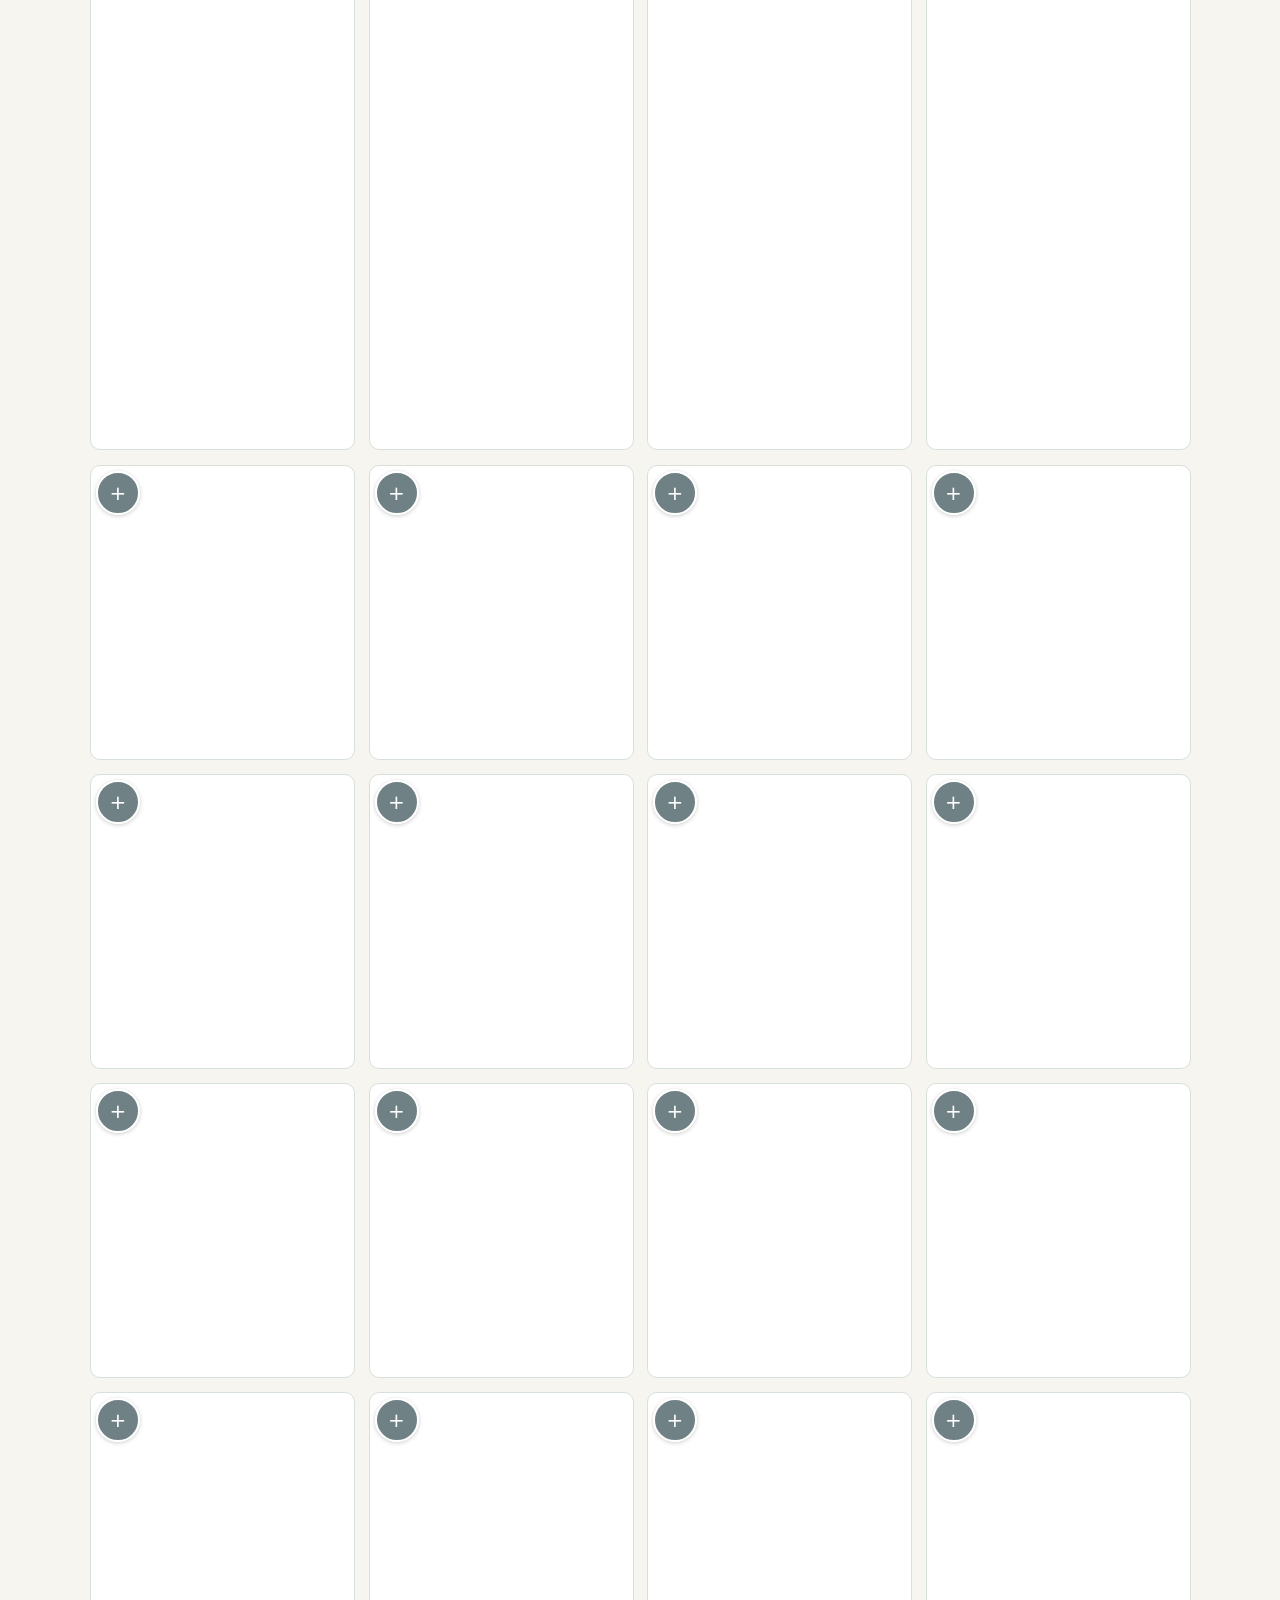
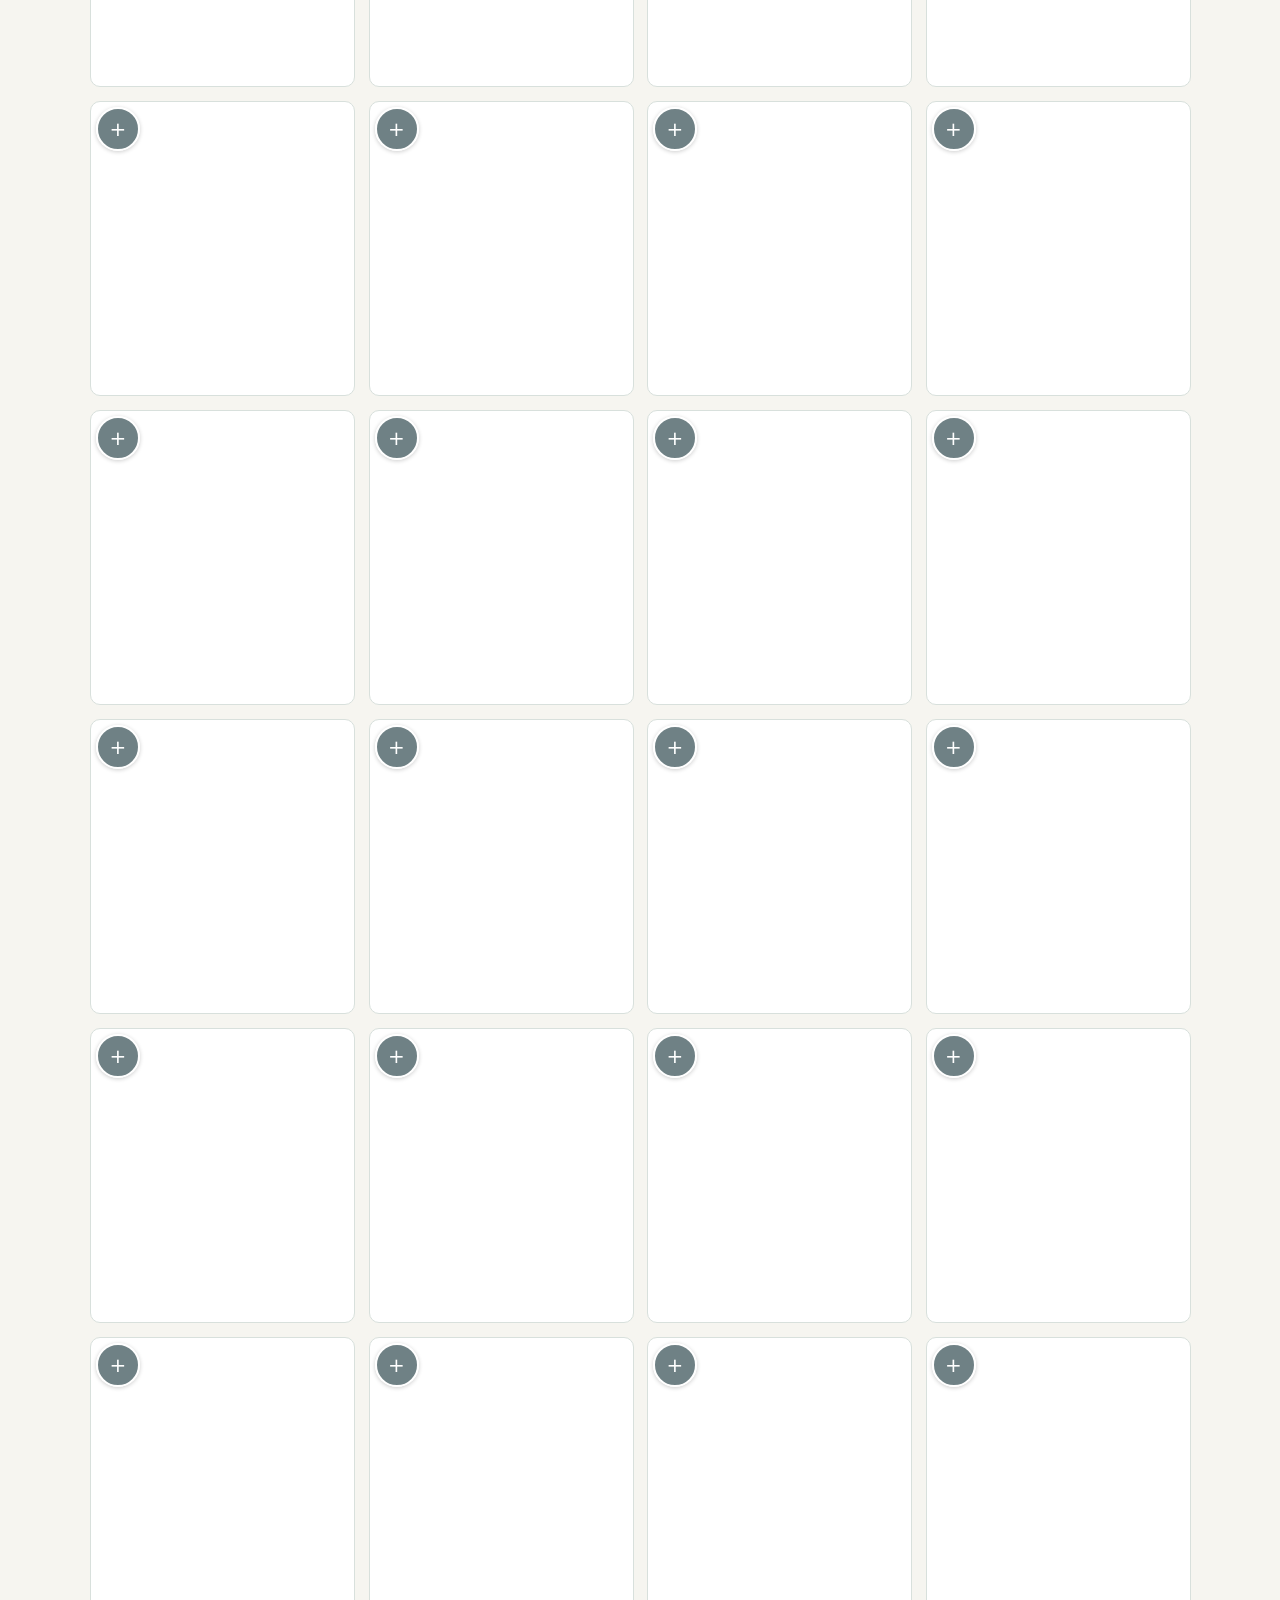
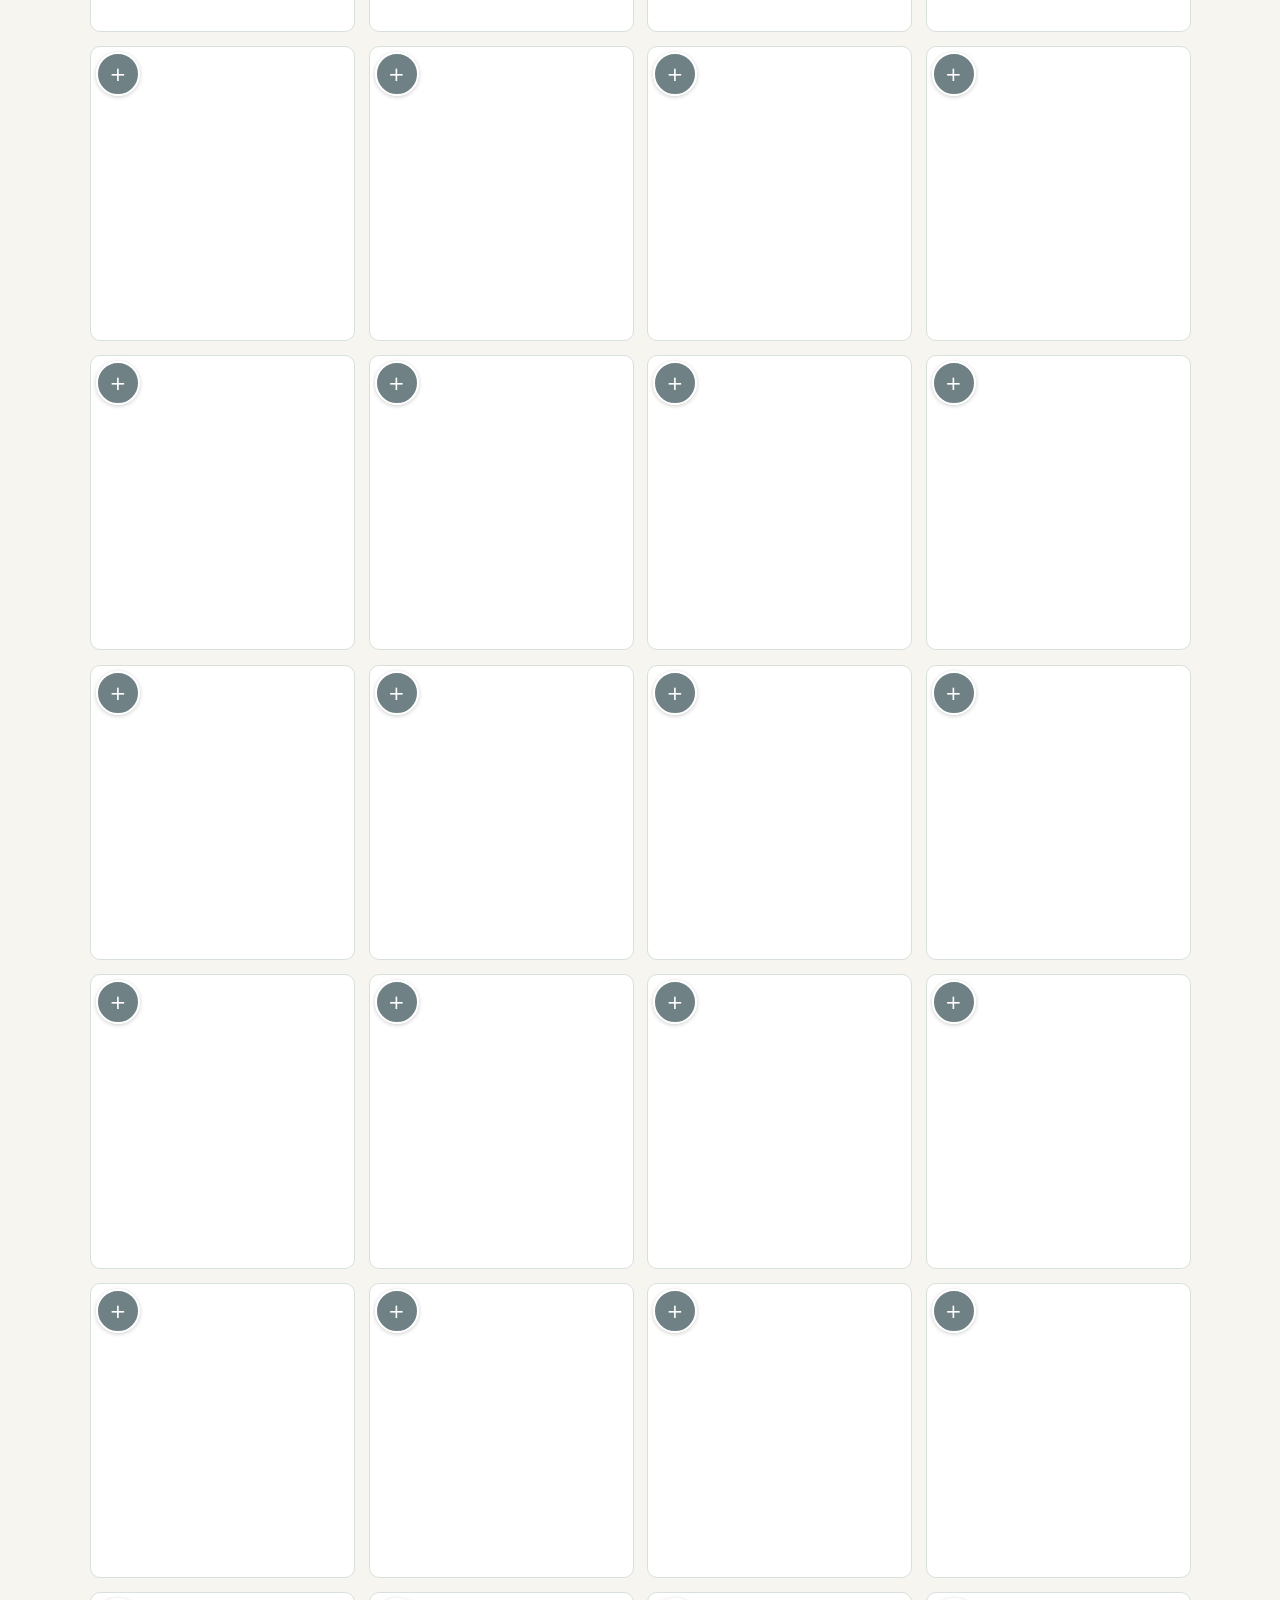
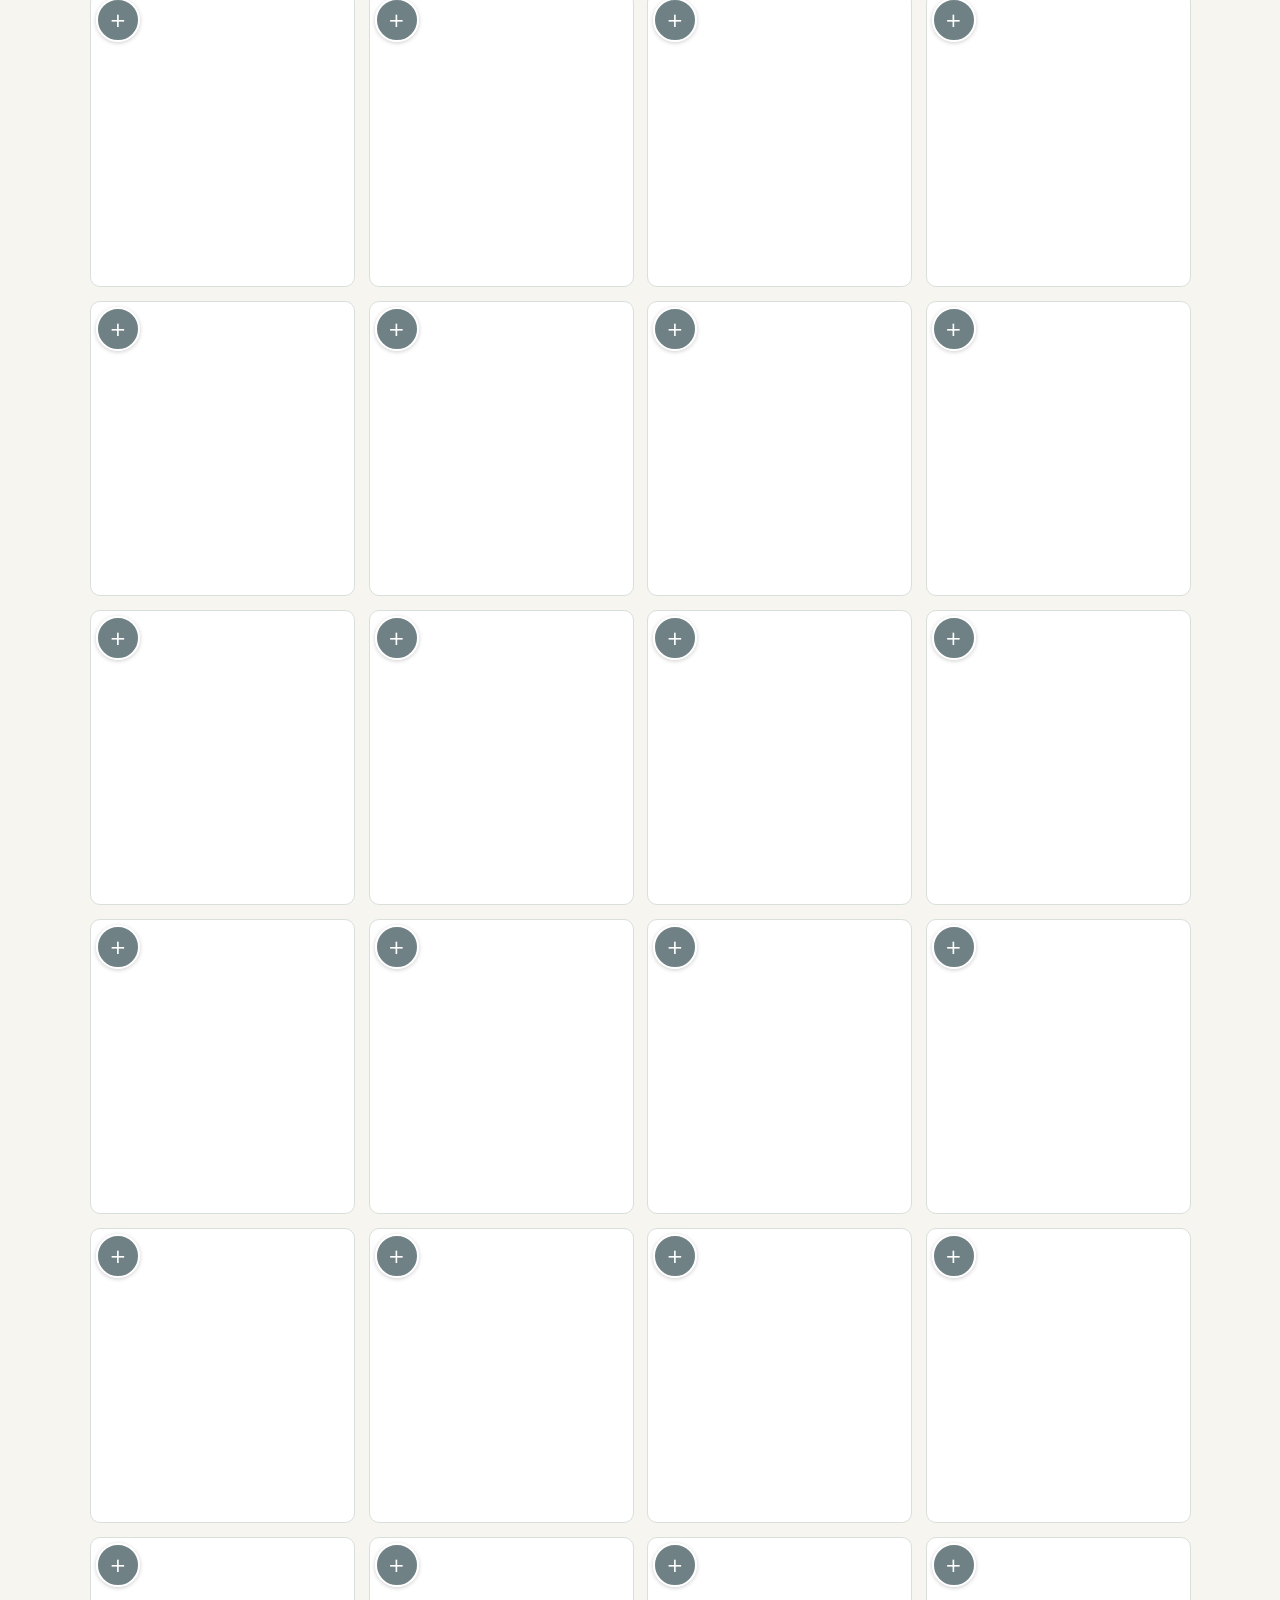
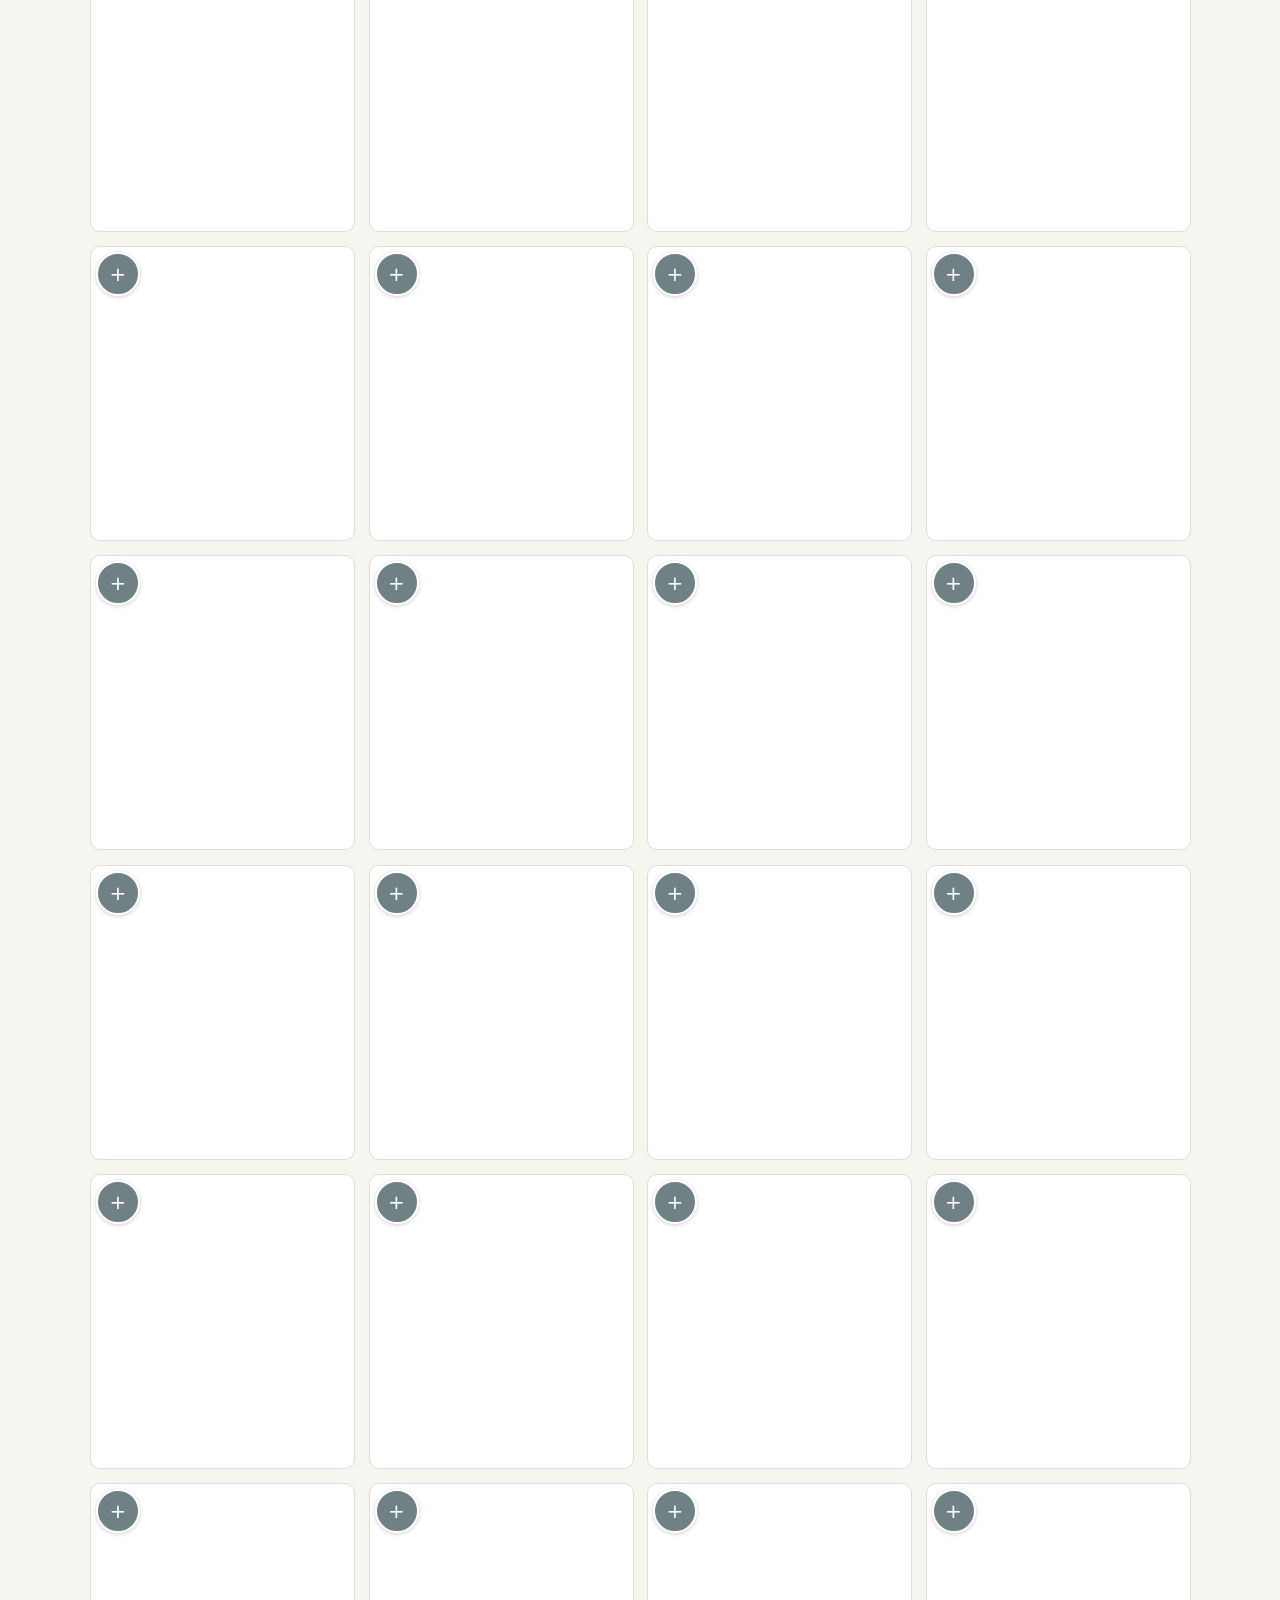
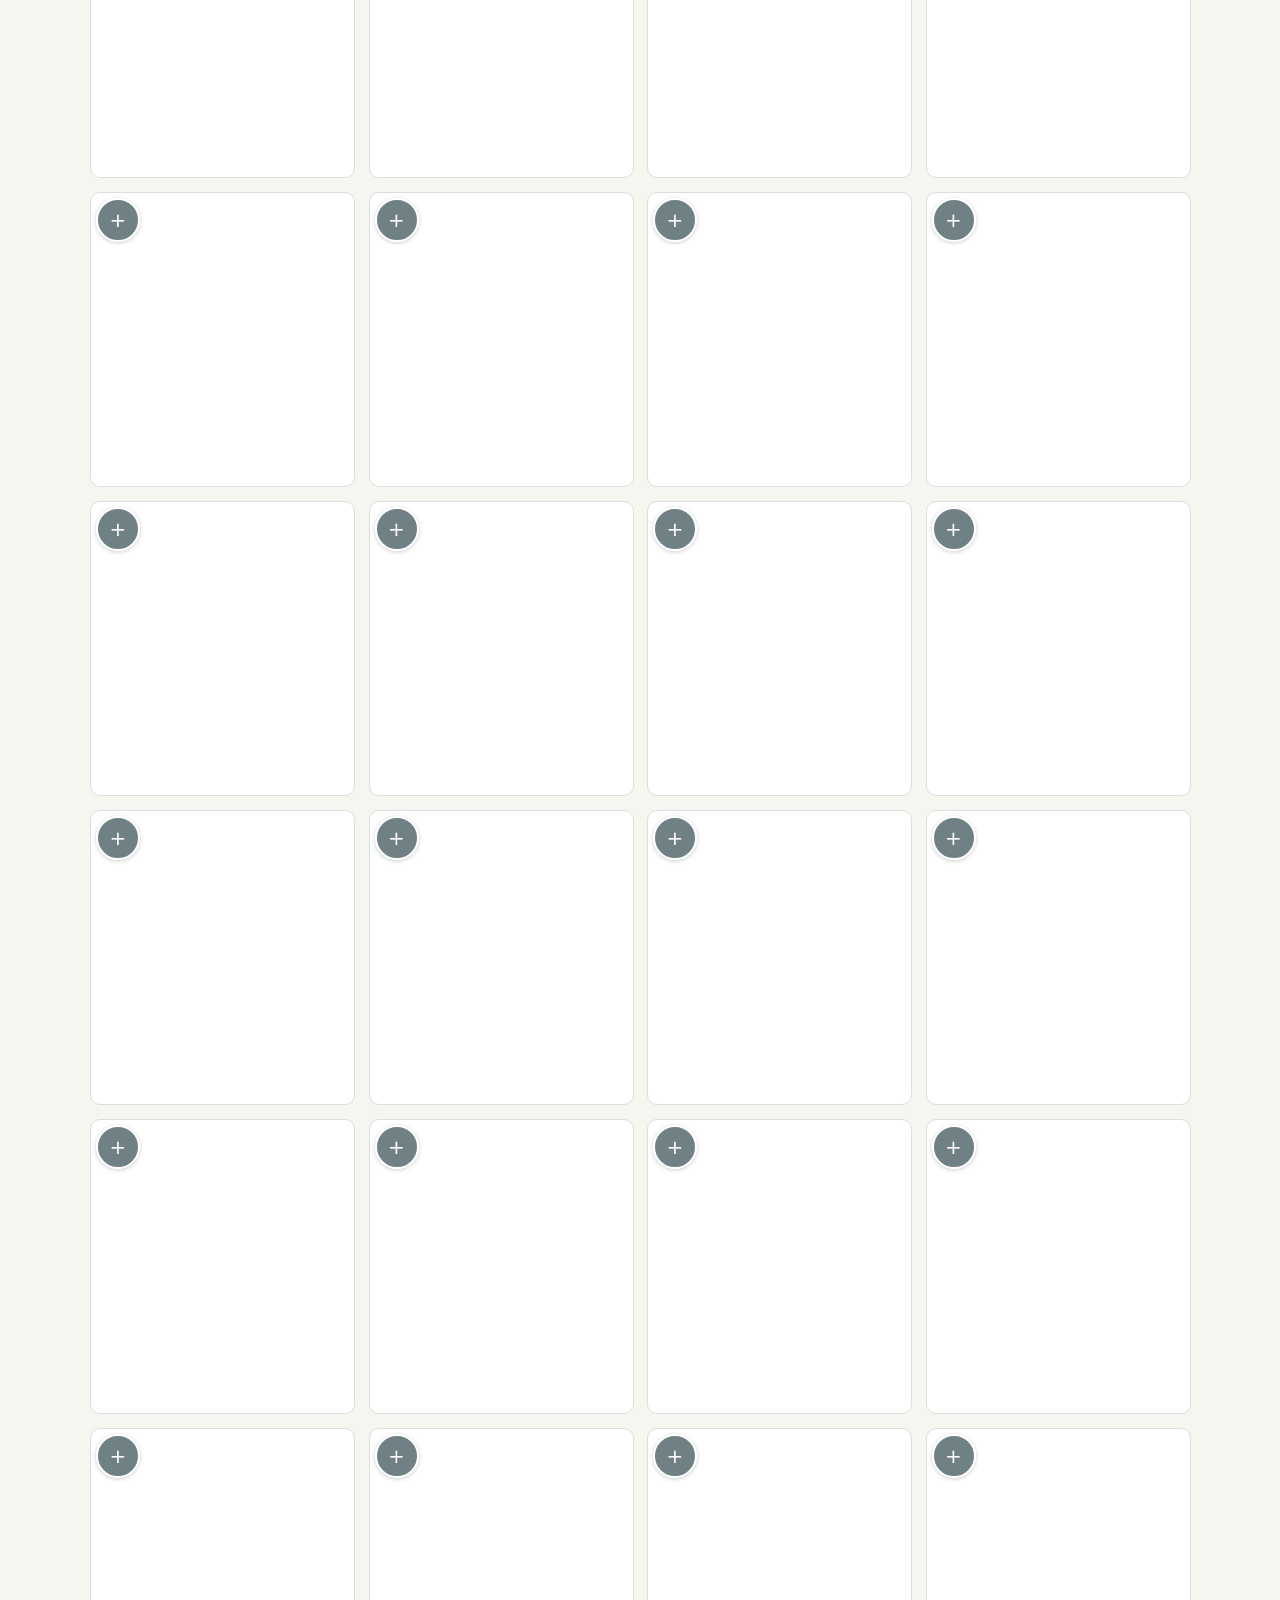
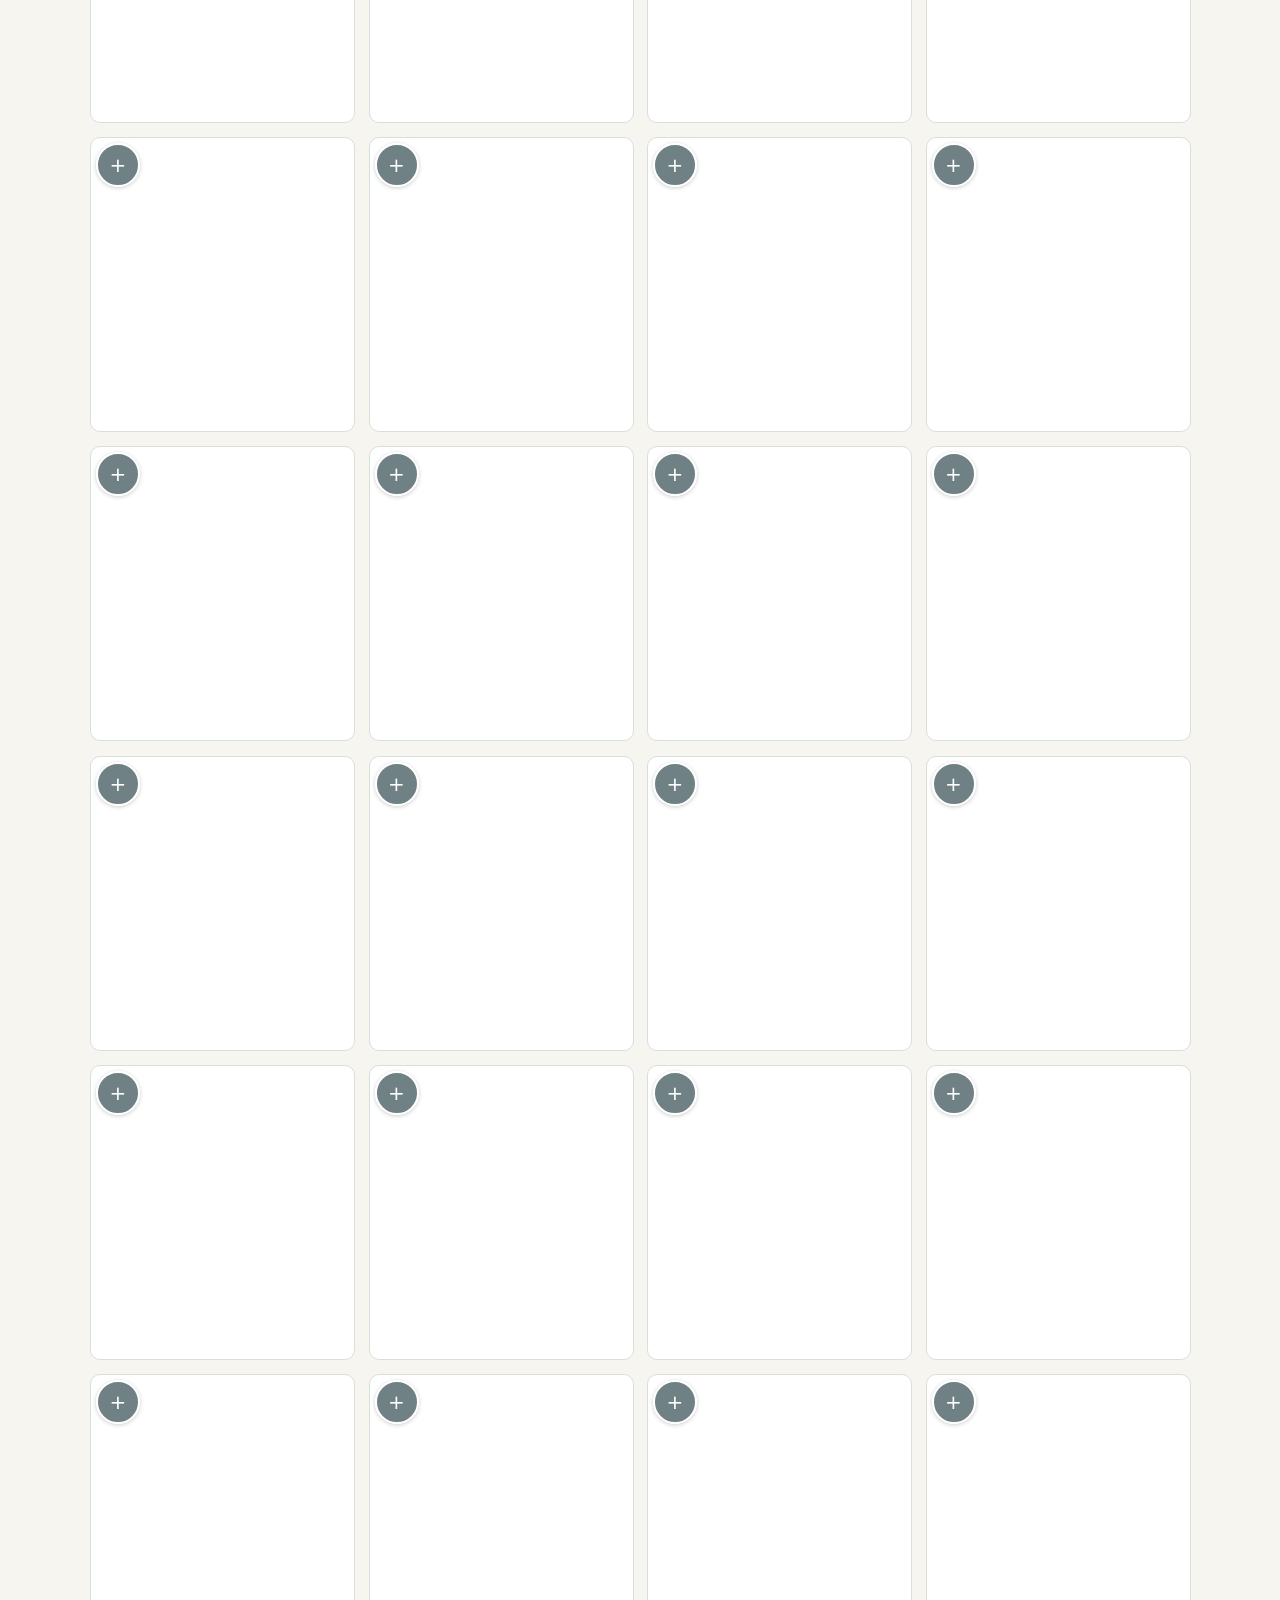
<file: birds/index.html>
<!doctype html>
<html lang="en">
<head>
<meta charset="utf-8" />
<meta name="viewport" content="width=device-width, initial-scale=1" />
<meta name="description" content="Field guide to the birds of Keoladeo National Park, Bharatpur." />
<meta name="theme-color" content="#102d34" />
<title>Birds of Keoladeo · Bharatpur</title>
<link rel="stylesheet" href="birds.css" />
</head>
<body>
<div id="head"></div>
<main class="wrap">
  <section class="hero">
    <p class="eyebrow">Keoladeo National Park · Bharatpur</p>
    <h1>Birds of Keoladeo</h1>
    <a class="mic-cta" href="identify.html"><span class="mic" aria-hidden="true">🎙</span><span><strong>Identify by sound</strong><small>Record a bird call and get likely species</small></span></a>
  </section>
  <section class="controls" aria-label="Search and filters">
    <label class="search"><span aria-hidden="true">⌕</span><input id="q" type="search" placeholder="Search name, Hindi name, family…" autocomplete="off" aria-label="Search birds" /><button id="clear" type="button" aria-label="Clear search" hidden>×</button></label>
    <div class="filters">
      <select id="order" aria-label="Group (order)"><option value="">All groups</option></select>
      <select id="rarity" aria-label="Rarity"><option value="">Any rarity</option><option value="common">Common</option><option value="rare">Rare / accidental</option></select>
      <select id="sort" aria-label="Sort"><option value="">Checklist order</option><option value="az">A–Z</option></select>
      <label class="chip"><input type="checkbox" id="threat" />Threatened</label>
      <label class="chip"><input type="checkbox" id="male" />♂ photos</label>
      <label class="chip"><input type="checkbox" id="female" />♀ photos</label>
    </div>
  </section>
  <p class="count" id="count" aria-live="polite">Loading…</p>
  <p class="notice" id="sync-notice" role="status" hidden></p>
  <div class="grid" id="grid"></div>
  <p class="empty" id="empty" hidden>No birds match. Try fewer filters.</p>
</main>
<footer class="bfoot">Photos and data: Wikimedia Commons, eBird, IUCN. See each bird page for credits.</footer>
<script src="config.js"></script>
<script src="common.js"></script>
<script src="index.js"></script>
</body>
</html>
</file>
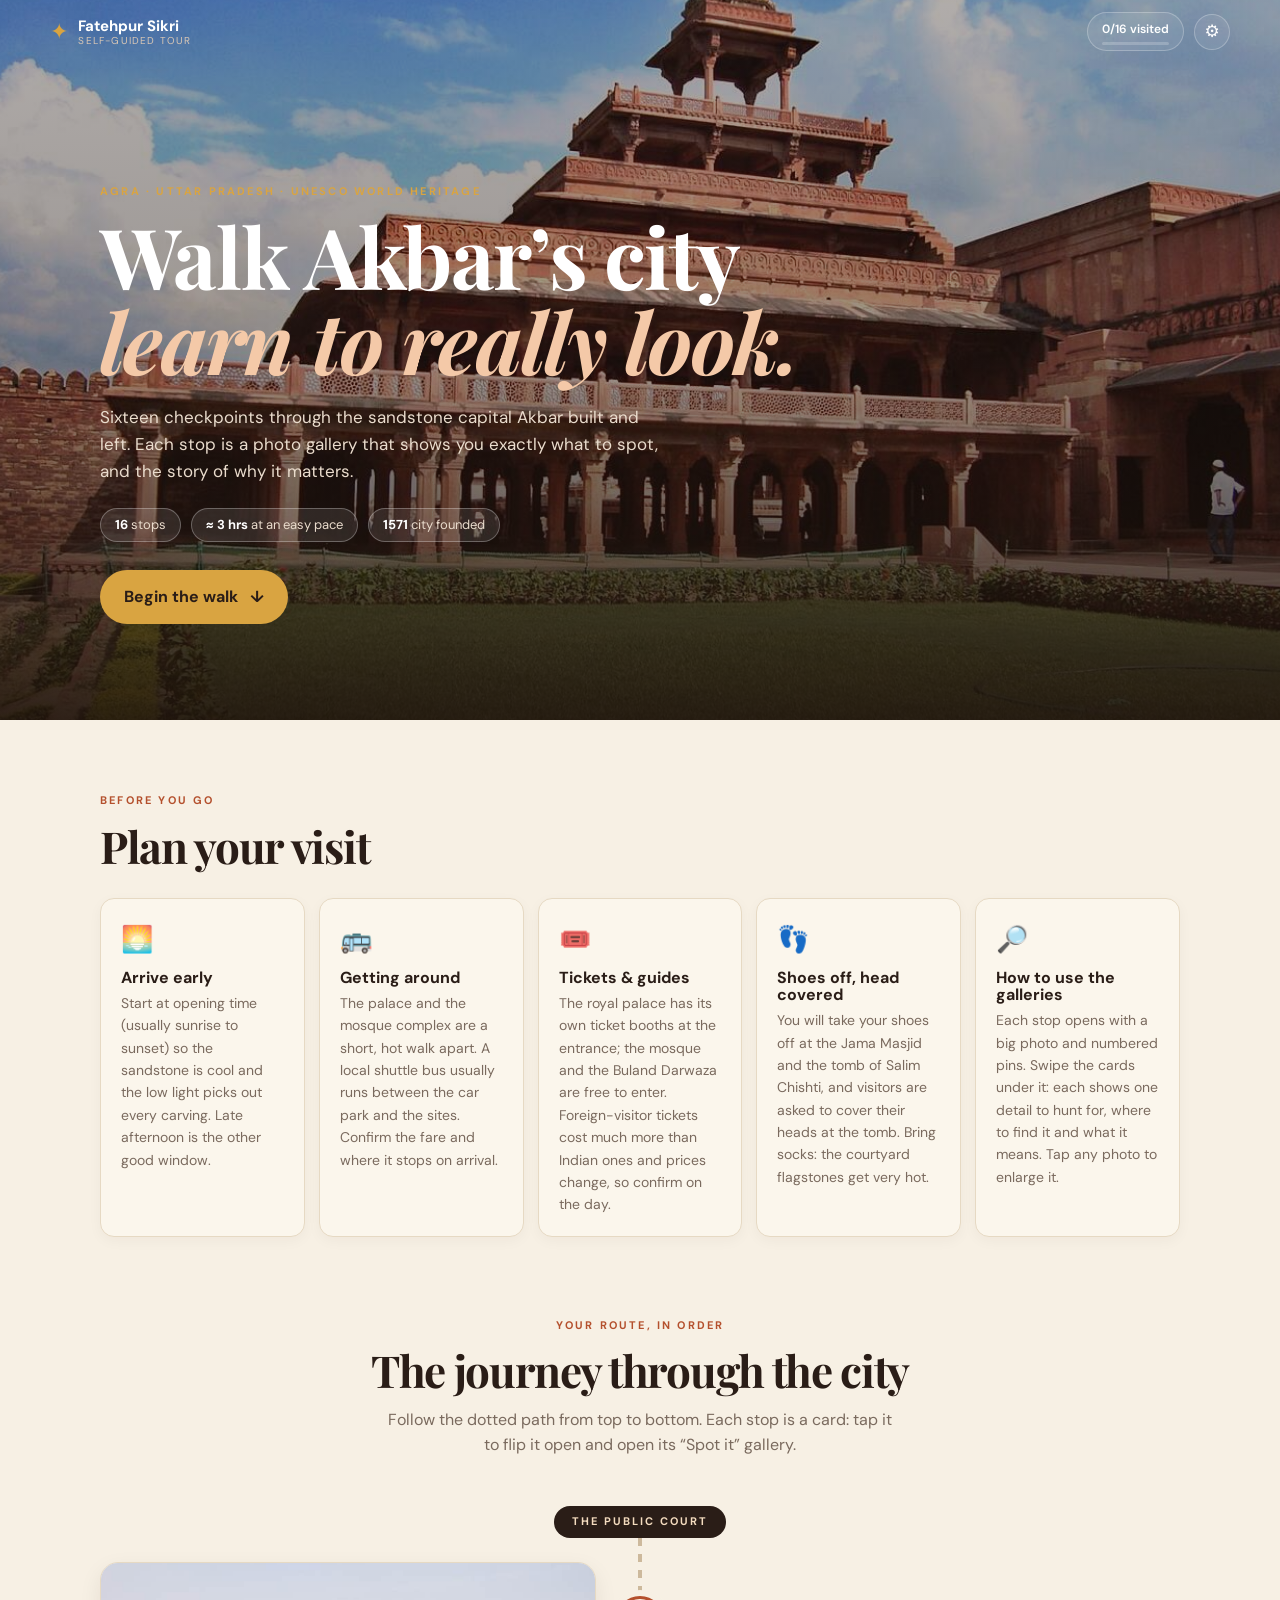
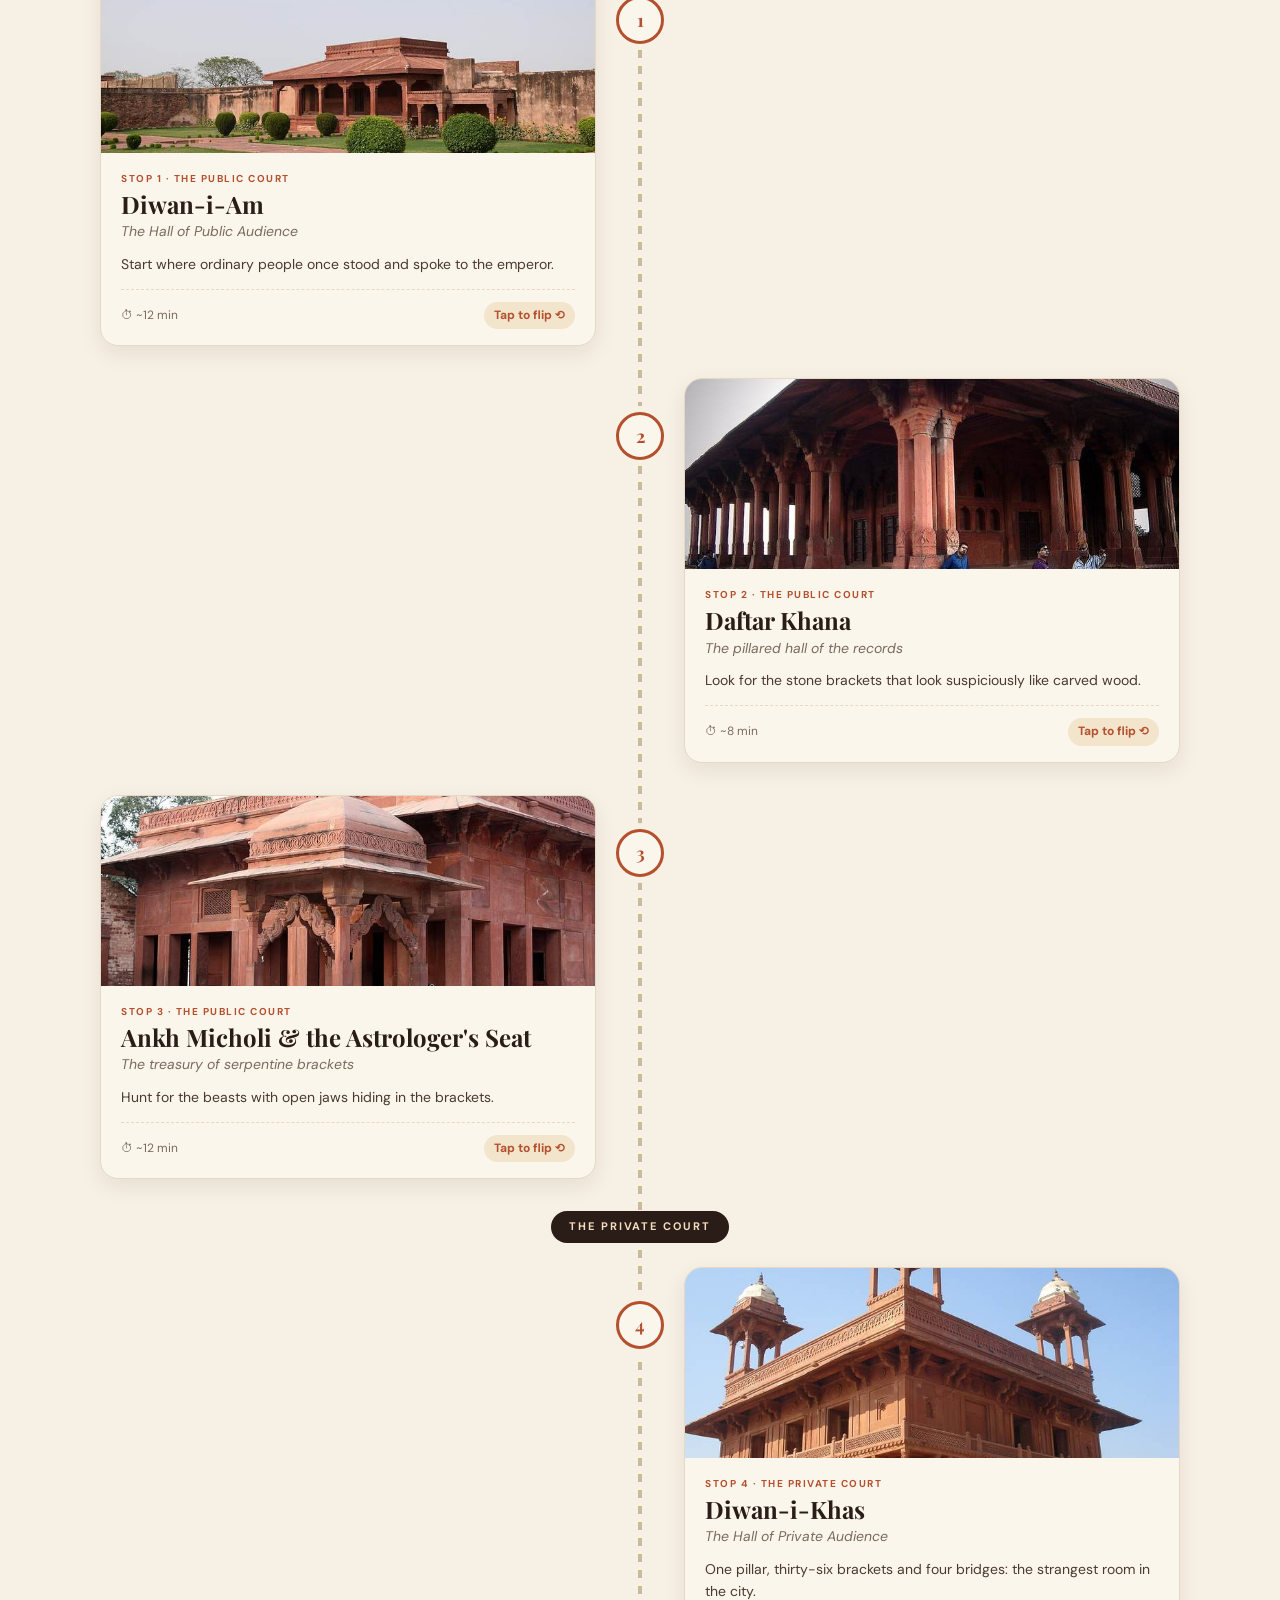
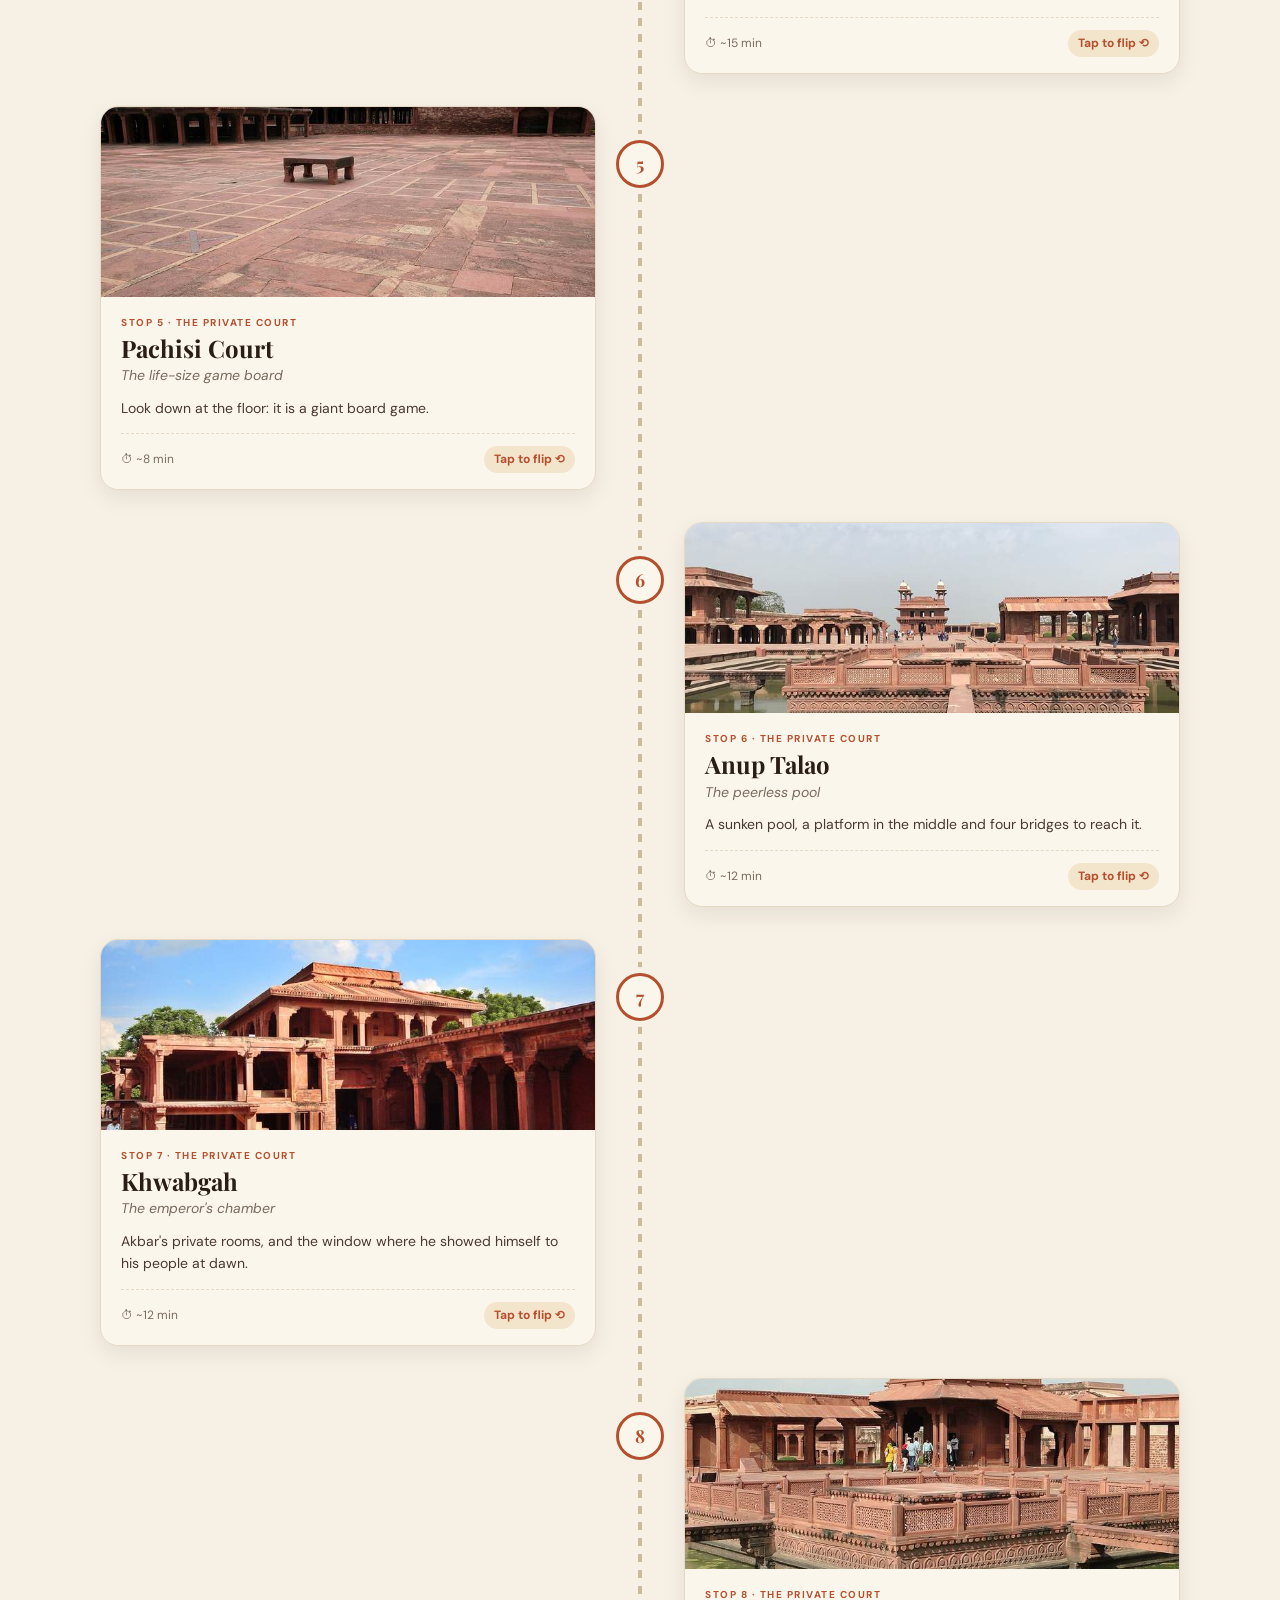
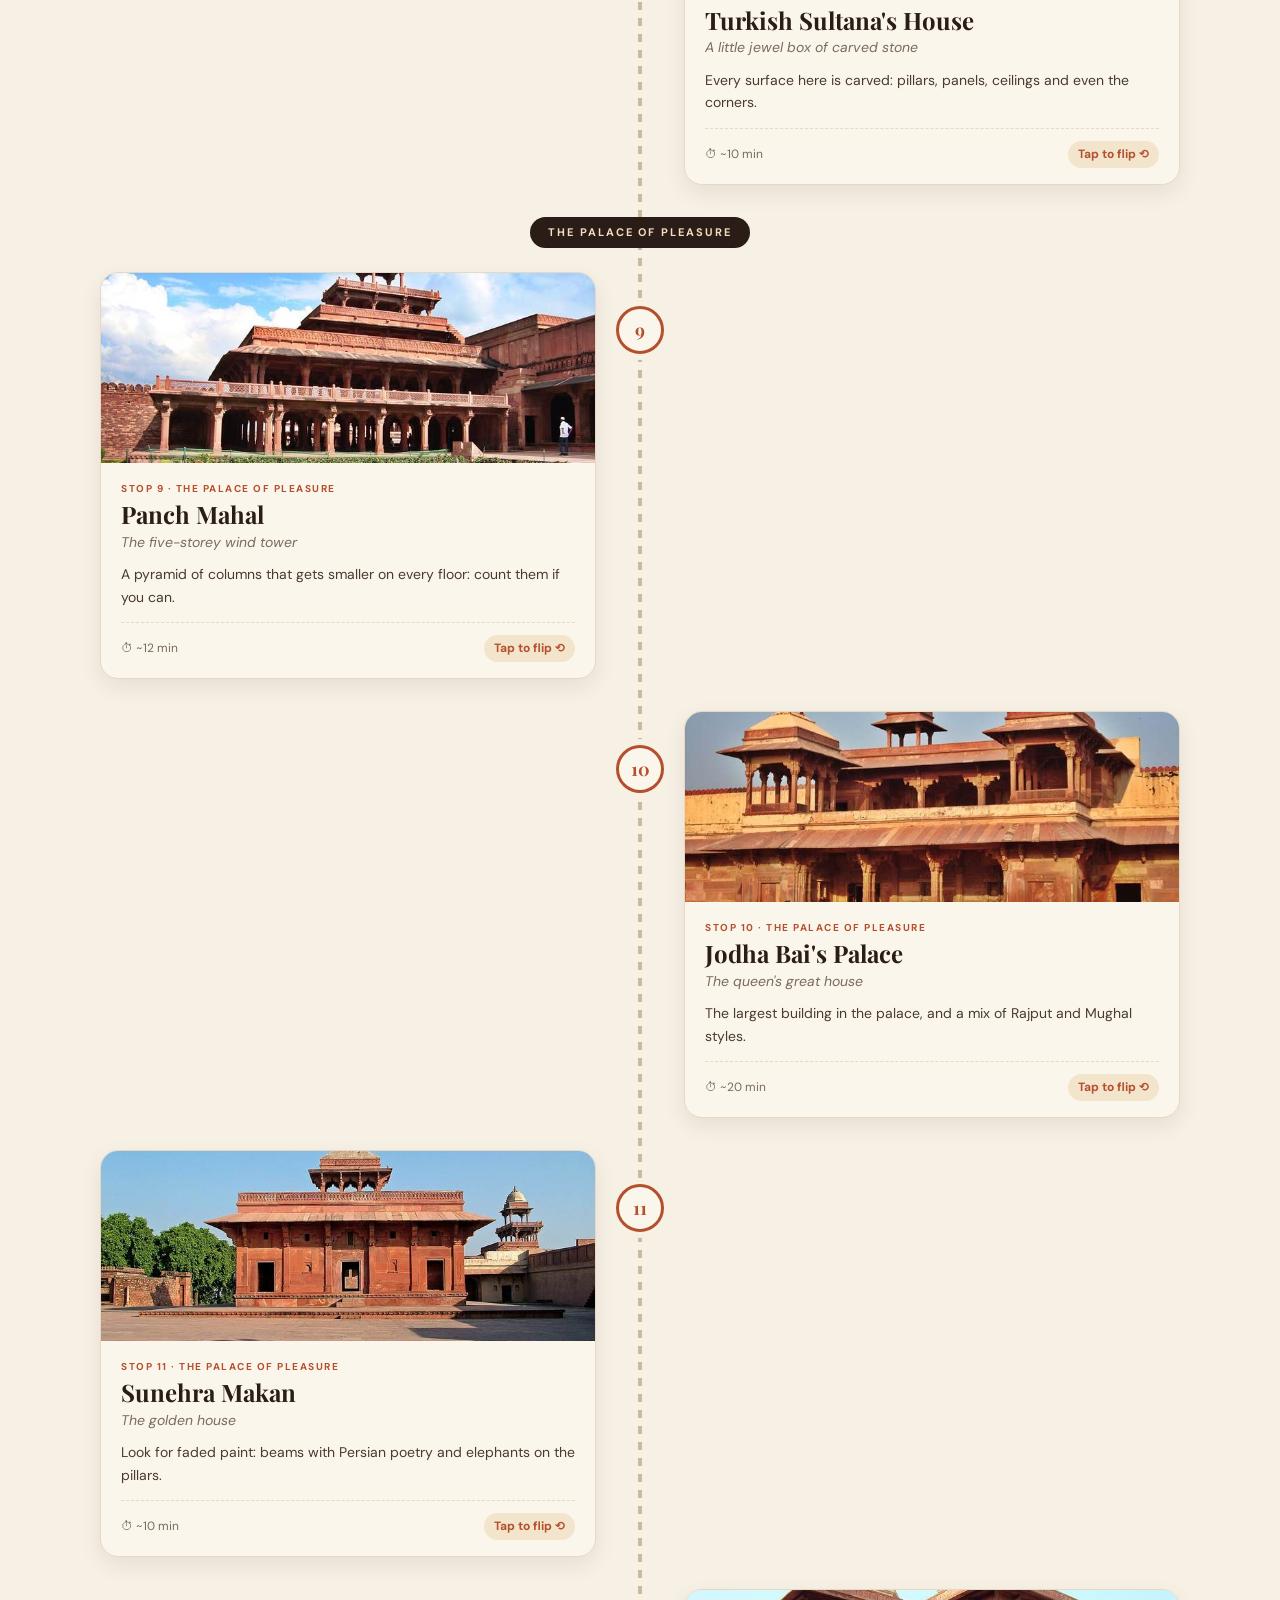
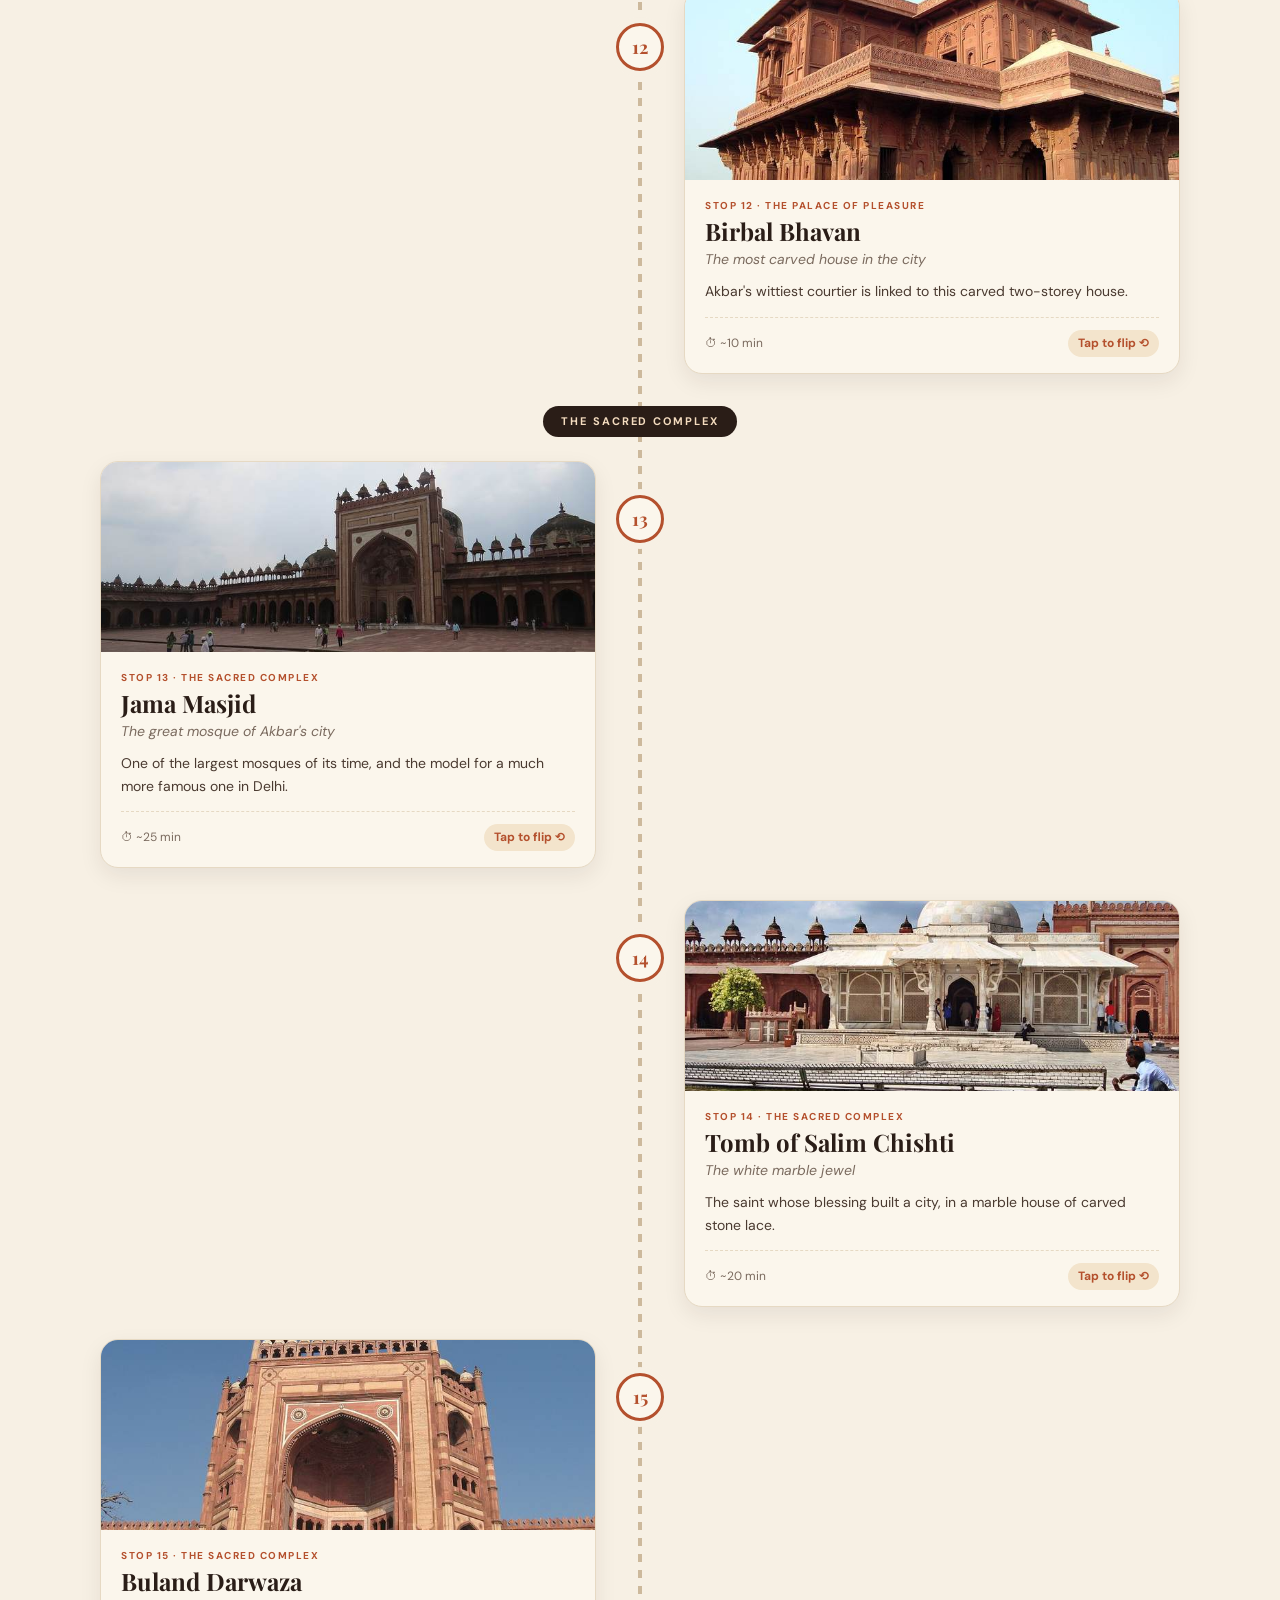
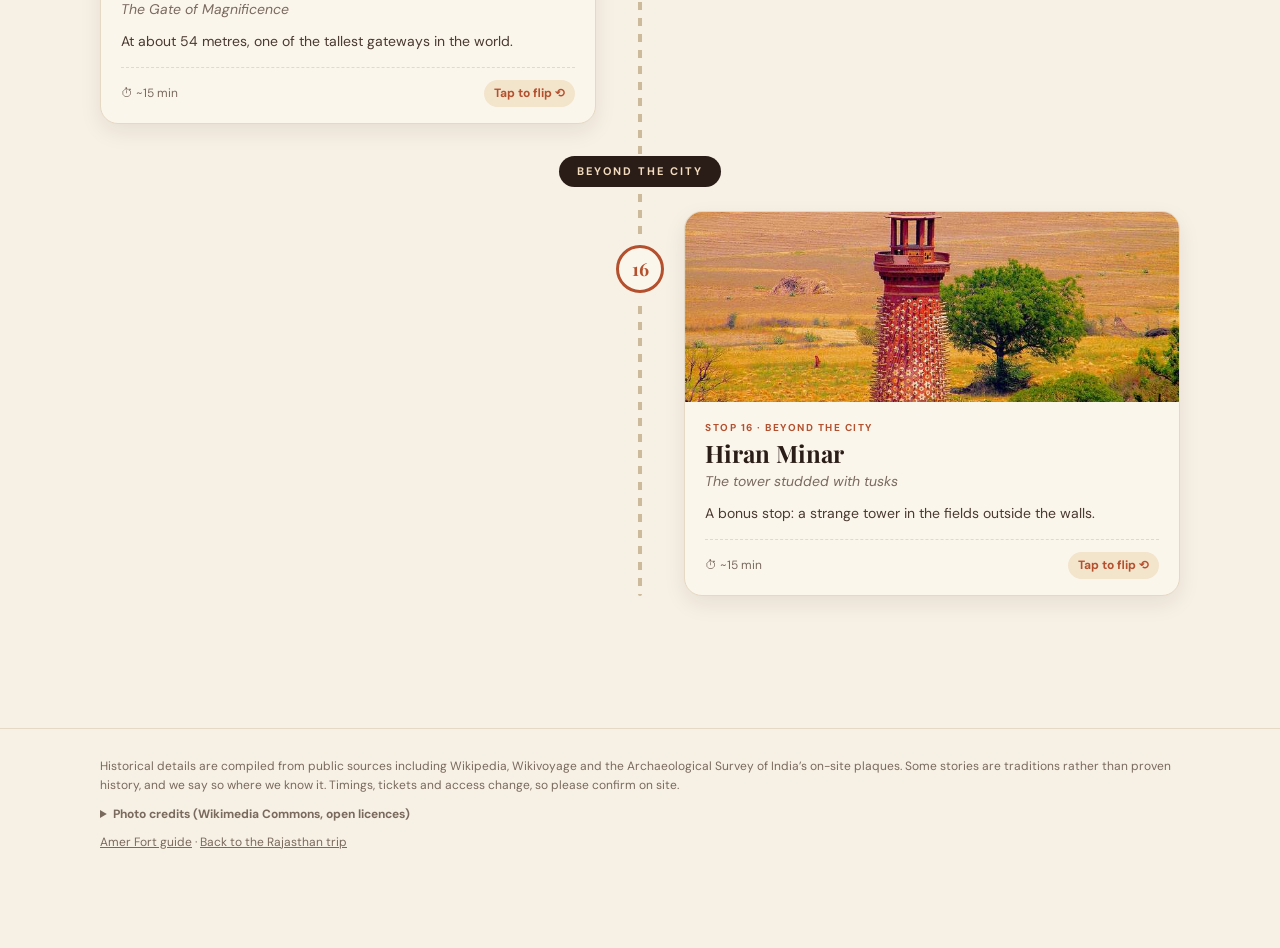
<file: fatehpur-guide/index.html>
<!doctype html>
<html lang="en">
  <head>
    <meta charset="utf-8" />
    <meta name="viewport" content="width=device-width, initial-scale=1.0, maximum-scale=5.0" />
    <meta name="description" content="A self-guided visual tour of Fatehpur Sikri, Akbar’s lost capital near Agra: 16 checkpoints, photo galleries that show you what to look for, stories and an AI guide." />
    <meta name="theme-color" content="#2a1d17" />
    <title>Fatehpur Sikri · Self-Guided Visual Tour</title>
    <link rel="stylesheet" href="styles.css" />
  </head>
  <body>
    <header class="topbar" id="topbar">
      <a class="brand" href="#top"><span class="brand-mark">✦</span><span><strong>Fatehpur Sikri</strong><small>Self-guided tour</small></span></a>
      <div class="topbar-right">
        <div class="progress-pill" aria-live="polite"><span id="visitedCount">0</span>/<span id="totalCount">14</span> visited<i><b id="topProgress"></b></i></div>
        <button class="icon-btn" id="settingsBtn" type="button" aria-label="Guide settings">⚙</button>
      </div>
    </header>

    <main id="top">
      <section class="hero">
        <div class="hero-img" role="img" aria-label="The five-storey Panch Mahal at Fatehpur Sikri"></div>
        <div class="hero-shade"></div>
        <div class="hero-inner">
          <p class="eyebrow">Agra · Uttar Pradesh · UNESCO World Heritage</p>
          <h1>Walk Akbar’s city<br /><em>learn to really look.</em></h1>
          <p class="lead">Sixteen checkpoints through the sandstone capital Akbar built and left. Each stop is a photo gallery that shows you exactly what to spot, and the story of why it matters.</p>
          <div class="hero-stats">
            <span><b>16</b> stops</span><span><b>≈ 3 hrs</b> at an easy pace</span><span><b>1571</b> city founded</span>
          </div>
          <a class="cta" href="#route">Begin the walk <span>↓</span></a>
        </div>
      </section>

      <section class="shell prep" aria-labelledby="prepTitle">
        <div class="section-head"><p class="eyebrow dark">Before you go</p><h2 id="prepTitle">Plan your visit</h2></div>
        <div class="prep-grid" id="prepGrid"></div>
      </section>

      <section class="shell route-wrap" aria-labelledby="routeTitle">
        <div class="section-head center">
          <p class="eyebrow dark">Your route, in order</p>
          <h2 id="routeTitle">The journey through the city</h2>
          <p class="sub">Follow the dotted path from top to bottom. Each stop is a card: tap it to flip it open and open its “Spot it” gallery.</p>
        </div>
        <ol class="route" id="route"></ol>
        <div class="finish" id="finish">
          <div class="finish-medal">🕌</div>
          <h3>You’ve walked the whole city.</h3>
          <p>From the Hall of Public Audience to the Door of Victory, you’ve followed Akbar’s footsteps through the capital he built on a saint’s blessing.</p>
        </div>
      </section>
    </main>

    <footer>
      <div class="shell foot">
        <p>Historical details are compiled from public sources including Wikipedia, Wikivoyage and the Archaeological Survey of India’s on-site plaques. Some stories are traditions rather than proven history, and we say so where we know it. Timings, tickets and access change, so please confirm on site.</p>
        <details class="credits"><summary>Photo credits (Wikimedia Commons, open licences)</summary><ul id="creditList"></ul></details>
        <p class="credit"><a href="../amer-guide/">Amer Fort guide</a> · <a href="../">Back to the Rajasthan trip</a></p>
      </div>
    </footer>

    <button class="upnext" id="upNext" type="button" hidden><small>Up next</small><strong id="upNextTitle"></strong><span>→</span></button>

    <div class="stage" id="stage" hidden>
      <div class="stage-backdrop" id="stageBackdrop"></div>
      <div class="card3d" id="card3d" role="dialog" aria-modal="true" aria-labelledby="gTitle">
        <button class="close-btn" id="closeBtn" type="button" aria-label="Close and return to the route">×</button>
        <div class="card3d-inner">
          <div class="face front" id="front">
            <div class="front-img" id="frontImg"></div>
            <div class="front-shade"></div>
            <div class="front-copy"><span class="front-num" id="frontNum"></span><small id="frontZone"></small><strong id="frontTitle"></strong></div>
          </div>
          <div class="face back" id="back">
            <div class="back-hero" id="backHero">
              <div class="back-hero-copy"><small id="gZone"></small><h3 id="gTitle"></h3><p id="gSub"></p></div>
            </div>
            <div class="back-scroll" id="backScroll">
              <div class="meta-row"><span id="gTime"></span><a id="gMap" target="_blank" rel="noopener">Open in Maps ↗</a></div>
              <div class="story" id="gStory"></div>
              <section class="spot" id="spot" aria-labelledby="spotTitle">
                <h4 id="spotTitle">🔎 Spot it <span>a visual gallery</span></h4>
                <p class="spot-hint">Tap a numbered pin, or swipe the lenses. Each one shows what to look for and why it matters.</p>
                <figure class="lead" id="lead"><img id="leadImg" alt="" /><div class="pins" id="pins"></div></figure>
                <div class="lenses" id="lenses" tabindex="0" aria-label="Things to spot at this stop"></div>
                <div class="dots" id="dots"></div>
              </section>
              <section class="block facts"><h4>✨ Did you know?</h4><ul id="gFacts"></ul></section>
              <section class="block tip"><h4>💡 Guide’s tip</h4><p id="gTip"></p></section>
              <section class="block ask" id="askBlock">
                <h4>💬 Ask your guide about <span id="askName"></span></h4>
                <div class="chips" id="chips"></div>
                <div class="chat" id="chat" aria-live="polite"></div>
                <form class="ask-form" id="askForm">
                  <input id="askInput" type="text" autocomplete="off" maxlength="400" placeholder="Ask about this spot…" aria-label="Your question" />
                  <button type="submit" id="askSend">Ask</button>
                </form>
                <p class="ask-note" id="askNote"></p>
              </section>
              <section class="block next"><h4>🧭 Where next?</h4><p id="gNext"></p></section>
            </div>
            <div class="back-nav">
              <button type="button" id="prevBtn" class="nav-btn">← <span id="prevLabel">Previous</span></button>
              <button type="button" id="nextBtn" class="nav-btn primary"><span id="nextLabel">Next stop</span> →</button>
            </div>
          </div>
        </div>
      </div>
    </div>

    <div class="lightbox" id="lightbox" hidden>
      <button type="button" class="lb-close" id="lbClose" aria-label="Close photo">×</button>
      <figure><div class="lb-frame" id="lbFrame"><img id="lbImg" alt="" /><span class="lb-ring" id="lbRing" hidden></span></div><figcaption id="lbCap"></figcaption></figure>
    </div>

    <dialog class="settings" id="settings">
      <form method="dialog" class="settings-body" id="settingsForm">
        <h3>AI guide settings</h3>
        <p>The “Ask your guide” feature calls the Gemini API directly from your browser. Paste a key from <a href="https://aistudio.google.com/apikey" target="_blank" rel="noopener">Google AI Studio</a>. It is stored only in this browser (localStorage) and is sent only to Google.</p>
        <label>Gemini API key<input type="password" id="keyInput" autocomplete="off" placeholder="Paste your key" /></label>
        <p class="models-note">Models are tried in this order if one is rate-limited or unavailable:<br /><span id="modelOrder"></span></p>
        <div class="settings-actions">
          <button type="button" id="keyClear" class="nav-btn">Remove key</button>
          <button type="button" id="keySave" class="nav-btn primary">Save</button>
          <button value="cancel" class="nav-btn">Close</button>
        </div>
      </form>
    </dialog>

    <script src="credits.js"></script>
    <script src="data.js"></script>
    <script src="gemini.js"></script>
    <script src="app.js"></script>
  </body>
</html>
</file>
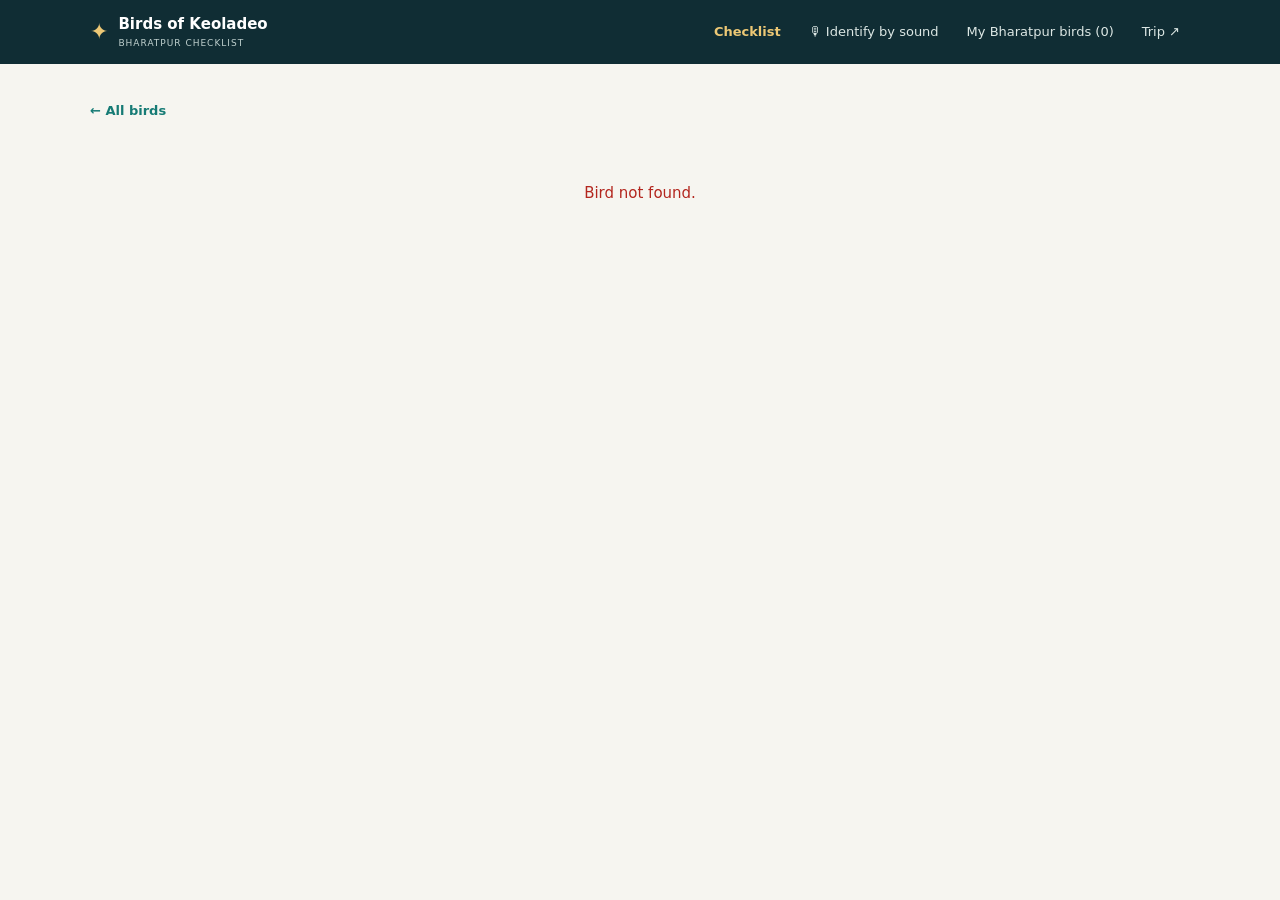
<file: birds/bird.html>
<!doctype html>
<html lang="en">
<head>
<meta charset="utf-8" />
<meta name="viewport" content="width=device-width, initial-scale=1" />
<meta name="theme-color" content="#102d34" />
<title>Bird · Birds of Keoladeo</title>
<link rel="stylesheet" href="birds.css" />
</head>
<body>
<div id="head"></div>
<main class="wrap" id="main"><p class="empty">Loading…</p></main>
<script src="config.js"></script>
<script src="common.js"></script>
<script src="bird.js"></script>
</body>
</html>
</file>
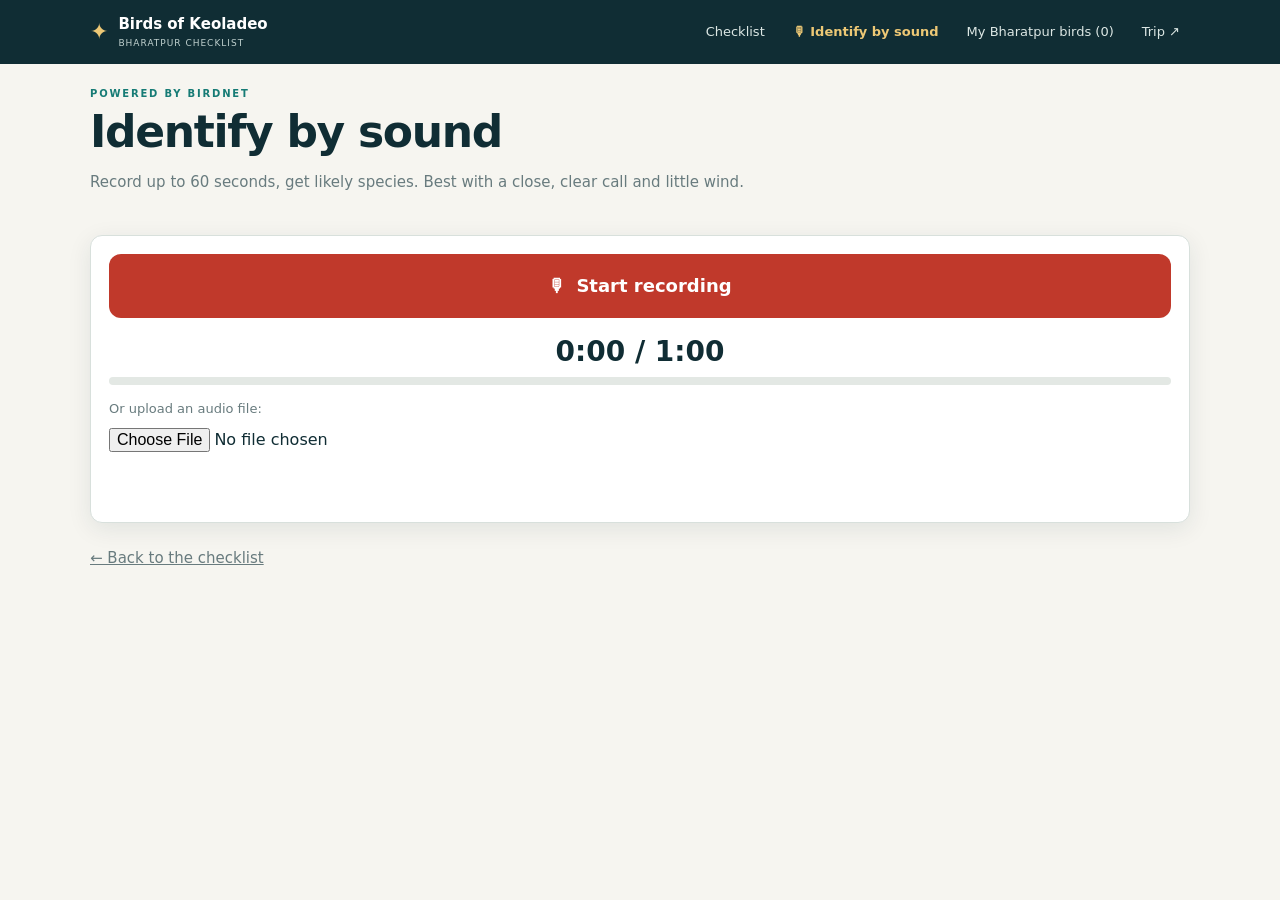
<file: birds/identify.html>
<!doctype html>
<html lang="en">
<head>
<meta charset="utf-8" />
<meta name="viewport" content="width=device-width, initial-scale=1" />
<meta name="theme-color" content="#102d34" />
<title>Identify by sound · Birds of Keoladeo</title>
<link rel="stylesheet" href="birds.css" />
</head>
<body>
<div id="head"></div>
<main class="wrap">
  <section class="hero">
    <p class="eyebrow">Powered by BirdNET</p>
    <h1>Identify by sound</h1>
    <p class="muted">Record up to 60 seconds, get likely species. Best with a close, clear call and little wind.</p>
  </section>
  <section class="panel">
    <button class="recbtn" id="rec" type="button"><span aria-hidden="true">🎙</span><span id="recLabel">Start recording</span></button>
    <div class="timer" id="timer" aria-live="off">0:00 / 1:00</div>
    <div class="meter" aria-hidden="true"><i id="level"></i></div>
    <p class="upload"><label>Or upload an audio file: <input type="file" id="file" accept="audio/*" /></label></p>
    <p class="status" id="status" role="status" aria-live="polite"></p>
  </section>
  <section id="resultsWrap" hidden>
    <h2>Likely species</h2>
    <div class="results" id="results"></div>
  </section>
  <p class="muted"><a class="back" href="./">← Back to the checklist</a></p>
</main>
<script src="config.js"></script>
<script src="common.js"></script>
<script src="identify.js"></script>
</body>
</html>
</file>
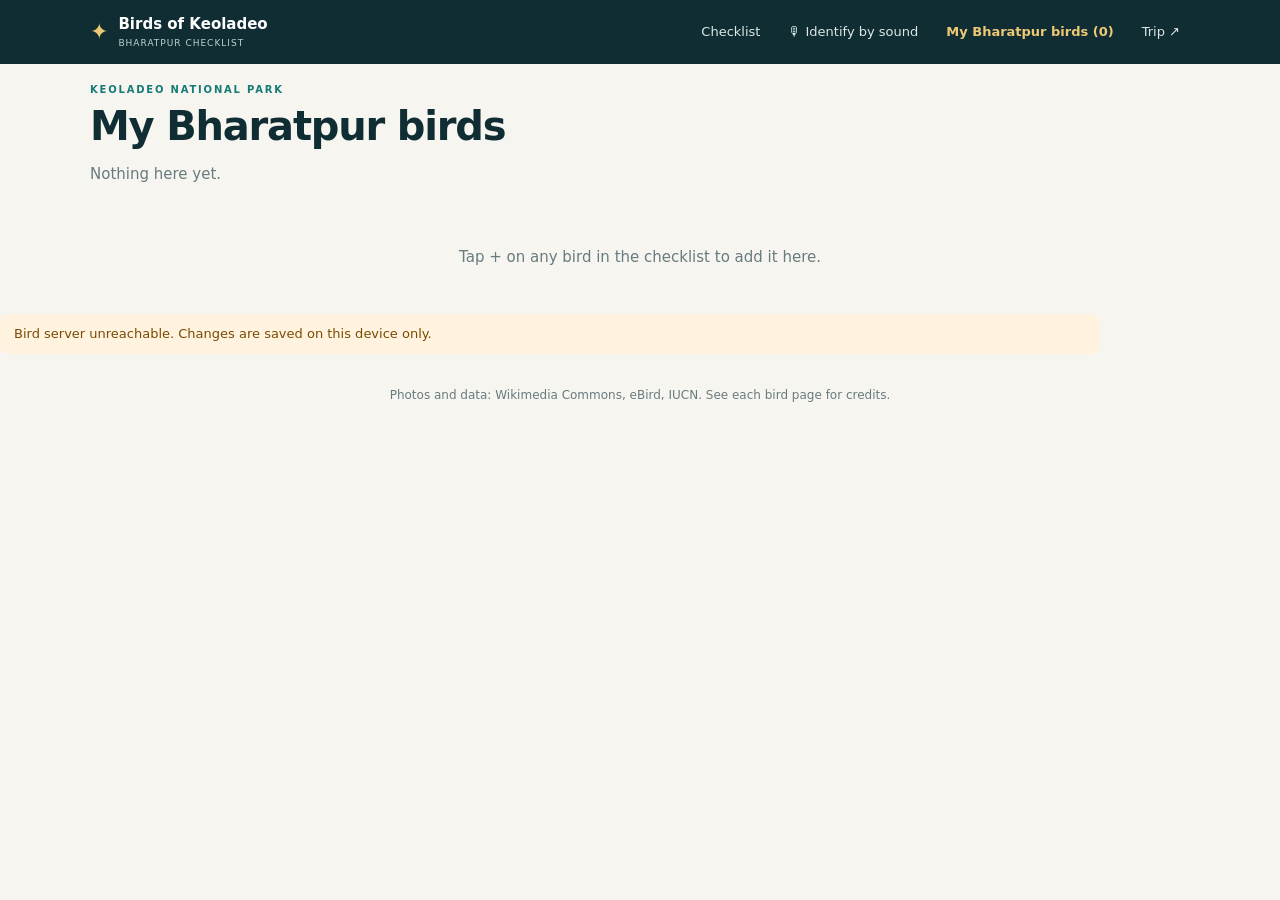
<file: birds/lists.html>
<!doctype html>
<html lang="en">
<head>
<meta charset="utf-8" />
<meta name="viewport" content="width=device-width, initial-scale=1" />
<meta name="theme-color" content="#102d34" />
<title>My Bharatpur birds · Birds of Keoladeo</title>
<link rel="stylesheet" href="birds.css" />
</head>
<body>
<div id="head"></div>
<main class="wrap" id="main"><p class="empty">Loading…</p></main>
<p class="wrap notice" id="sync-notice" role="status" hidden></p>
<footer class="bfoot">Photos and data: Wikimedia Commons, eBird, IUCN. See each bird page for credits.</footer>
<script src="config.js"></script>
<script src="common.js"></script>
<script src="lists.js"></script>
</body>
</html>
</file>
<file: styles.css>
@import url('https://fonts.googleapis.com/css2?family=DM+Sans:wght@400;500;600;700&family=Playfair+Display:ital,wght@0,600;1,600&display=swap');
:root{--ink:#102d34;--muted:#687b7e;--paper:#f6f5f0;--white:#fff;--line:#d8e0dc;--teal:#167b75;--coral:#e27e5d;--gold:#edc875;--shadow:0 18px 50px rgba(16,45,52,.11)}*{box-sizing:border-box}html{scroll-behavior:smooth}body{margin:0;background:var(--paper);color:var(--ink);font:15px/1.55 'DM Sans',sans-serif}a{color:inherit;text-decoration:none}button,input{font:inherit}button{color:inherit}a:focus-visible,button:focus-visible,input:focus-visible,summary:focus-visible{outline:3px solid var(--gold);outline-offset:3px}.section-shell{width:min(1060px,calc(100% - 40px));margin-inline:auto}
.site-header{position:absolute;z-index:3;width:100%;border-bottom:1px solid rgba(255,255,255,.18);color:#fff}.header-inner{width:min(1220px,calc(100% - 40px));height:72px;display:flex;align-items:center;justify-content:space-between;margin:auto}.brand{display:flex;align-items:center;gap:10px}.brand-mark{color:var(--gold);font-size:22px}.brand strong,.brand small{display:block}.brand strong{font-size:14px}.brand small{color:#bfd0ce;font-size:9px;letter-spacing:.11em;text-transform:uppercase}.site-header nav{display:flex;gap:28px;color:#dce7e4;font-size:12px}
.hero{position:relative;min-height:570px;display:flex;align-items:center;color:#fff;overflow:hidden}.hero-image,.hero-overlay{position:absolute;inset:0}.hero-image{background:url('https://images.unsplash.com/photo-1599661046289-e31897846e41?auto=format&fit=crop&w=1800&q=88') center 44%/cover}.hero-overlay{background:linear-gradient(90deg,rgba(8,33,39,.85) 0%,rgba(8,33,39,.55) 46%,rgba(8,33,39,.12) 75%),linear-gradient(0deg,rgba(8,33,39,.4),transparent 45%)}.hero-content{position:relative;z-index:1;padding-block:120px 100px}.eyebrow{margin:0 0 10px;color:var(--teal);font-size:10px;font-weight:700;letter-spacing:.18em;text-transform:uppercase}.eyebrow.light{color:var(--gold)}h1,h2{margin:0;line-height:1.04;letter-spacing:-.045em}h1{max-width:760px;font-size:clamp(48px,6.3vw,78px)}h1 em{color:#f2c4aa;font-family:'Playfair Display',serif;font-weight:600}.hero-content>p:not(.eyebrow){margin:22px 0;color:#d6e1df;font-size:16px}.button{display:inline-block;padding:12px 18px;border-radius:99px;background:#fff;color:var(--ink);font-size:12px;font-weight:700}
.button span{margin-left:12px}.button.dark{background:var(--ink);color:#fff;text-align:center}
.trip-dock{position:relative;z-index:2;display:grid;grid-template-columns:1.35fr 1fr 1fr auto;align-items:center;gap:22px;margin-top:-42px;padding:20px 24px;border-radius:8px;background:#fff;box-shadow:var(--shadow)}.dock-main{display:flex;align-items:center;gap:14px}.pulse{width:10px;height:10px;border-radius:50%;background:var(--coral);box-shadow:0 0 0 6px rgba(226,126,93,.14)}.trip-dock small,.trip-dock span{display:block;color:var(--muted);font-size:10px}.trip-dock strong{display:block;font-size:13px}.dock-main small{letter-spacing:.08em;text-transform:uppercase}.dock-stat{padding-left:20px;border-left:1px solid var(--line)}.progress{height:4px;margin-top:8px;border-radius:9px;background:#e8eeeb;overflow:hidden}.progress span{height:100%;background:linear-gradient(90deg,var(--teal),var(--coral))}.share-button{width:38px;height:38px;border:1px solid var(--line);border-radius:50%;background:#fff;cursor:pointer}
.journey-section{padding-block:92px 100px}.section-heading{display:flex;justify-content:space-between;align-items:end;gap:30px;margin-bottom:42px}.section-heading h2,.essentials h2{font-size:clamp(34px,5vw,49px)}.section-intro{margin:9px 0 0;color:var(--muted)}.filters{display:flex;align-items:center;gap:18px}.filters>*+*{padding-left:18px;border-left:1px solid var(--line)}.search{display:flex;gap:8px;align-items:center;width:235px;padding:8px 4px;border-bottom:1px solid #aab8b5;color:var(--muted)}.search input{width:100%;border:0;outline:0;background:transparent;font-size:12px}.toggle{display:flex;align-items:center;gap:8px;color:var(--muted);font-size:11px;white-space:nowrap;cursor:pointer}.toggle input{position:absolute;opacity:0}.toggle span{position:relative;width:32px;height:18px;border-radius:20px;background:#cdd8d4}.toggle span:after{content:'';position:absolute;width:12px;height:12px;top:3px;left:3px;border-radius:50%;background:#fff;transition:.2s}.toggle input:checked+span{background:var(--teal)}.toggle input:checked+span:after{left:17px}
.timeline{display:grid;gap:17px}.timeline-row{position:relative;display:block}.timeline-row[hidden]{display:none}.timeline-event{min-width:0;border:1px solid var(--line);border-radius:7px;background:#fff;box-shadow:0 4px 18px rgba(16,45,52,.04)}.timeline-event.complete{opacity:.68}.travel-event summary{display:grid;grid-template-columns:46px 1fr auto;gap:14px;align-items:center;padding:17px 20px;list-style:none;cursor:pointer}.travel-event summary::-webkit-details-marker{display:none}.event-logo{display:grid;place-items:center;width:42px;height:42px;border-radius:10px;background:#eef5f2;font-size:19px}.event-logo.flight{background:#fff1eb}.summary-copy small,.summary-copy strong,.summary-copy span{display:block}.summary-copy small{color:var(--coral);font-size:9px;font-weight:700;letter-spacing:.12em;text-transform:uppercase}.summary-copy strong{font-size:16px}
.summary-copy span{color:var(--muted);font-size:11px}.summary-dates{margin-block:4px 3px;color:var(--ink)!important;font-size:11px!important;font-weight:700}.chevron{display:grid;place-items:center;width:28px;height:28px;border:1px solid var(--line);border-radius:50%;transition:.2s}.travel-event[open] .chevron,.hotel-details[open] .chevron{transform:rotate(180deg)}.travel-details{display:grid;grid-template-columns:repeat(3,1fr);gap:1px;margin:0 20px;background:var(--line);border:1px solid var(--line)}.travel-details div{padding:13px;background:#fafbf9}.travel-details small,.travel-details strong{display:block}.travel-details small{color:var(--muted);font-size:9px;text-transform:uppercase}.travel-details strong{font-size:11px}.event-actions{padding:13px 20px 17px}.map-link{color:var(--teal);font-size:11px;font-weight:700}.map-link span{color:var(--coral)}
.city-event{display:grid;grid-template-columns:37% 63%;overflow:hidden}.city-visual{position:relative;min-height:285px;padding:0;border:0;background-position:center;background-size:cover;text-align:left;cursor:pointer}.city-visual>span{position:absolute;left:25px;bottom:23px;color:#fff}.city-visual small,.city-visual strong,.city-visual em{display:block}.city-visual small{color:var(--gold);font-size:9px;font-style:normal;font-weight:700;letter-spacing:.14em;text-transform:uppercase}.city-visual strong{font:600 36px/1.1 'Playfair Display',serif}.city-visual em{margin-top:8px;font-size:10px;font-style:normal}.city-body{padding:23px 25px}.stay-meta{display:flex;align-items:center;gap:12px;padding-bottom:16px;margin-bottom:16px;border-bottom:1px solid var(--line)}.stay-meta strong{font-size:13px}.stay-meta span{color:var(--muted);font-size:10px}.stay-chip{padding:4px 8px;border-radius:999px;background:#eef5f2;color:var(--teal)!important;font-size:9px!important;font-weight:700;letter-spacing:.08em;text-transform:uppercase}

.stay-header{display:flex;align-items:center;justify-content:space-between;gap:13px;padding:14px 0 0;border-top:1px solid var(--line);list-style:none;color:var(--ink);font-size:12px;font-weight:700;cursor:pointer}.stay-header::-webkit-details-marker{display:none}
.hotel-summary{display:flex;flex-direction:column;gap:3px;flex:1;min-width:0}
.hotel-summary small{display:block;color:var(--coral);font-size:9px;font-weight:700;letter-spacing:0.05em;text-transform:uppercase}
.hotel-summary strong{display:block;font-size:16px;font-weight:600;color:var(--ink);line-height:1.2;margin-top:2px}
.hotel-summary .map-link,.home-address .map-link{margin-top:5px}.hotel-details{margin-top:18px}.hotel-expanded>p{margin:16px 0 0;color:var(--muted);font-size:12px}.home-address{display:flex;flex-direction:column;align-items:flex-start;gap:3px;margin-top:18px;padding:14px 16px;border-radius:7px;background:#f4f8f6}.home-address small{color:var(--teal);font-size:9px;font-weight:700;letter-spacing:.08em;text-transform:uppercase}.home-address strong{font-size:13px}.home-address>span{color:var(--muted);font-size:11px}.image-credit{margin:16px 0 0;color:var(--muted);font-size:9px}.image-credit a{text-decoration:underline}
.toggle input:focus-visible+span{outline:3px solid var(--gold);outline-offset:3px}
.event-logo svg{width:21px;height:21px}.summary-copy span,.address-container,.home-address>span,.map-link{font-size:12px}.image-credit{font-size:10px}

.plan-list{padding-block:8px}.plan-list>div{display:grid;grid-template-columns:55px 1fr;gap:10px;padding:9px 0;border-bottom:1px solid #edf1ef}.plan-list time{color:var(--teal);font-size:10px;font-weight:700}.plan-list span{font-size:11px}.city-footer{display:flex;justify-content:space-between;align-items:center;gap:15px;padding-top:10px;color:var(--muted);font-size:9px}.city-footer>span{overflow:hidden;text-overflow:ellipsis;white-space:nowrap}.empty-state{padding:28px;border:1px dashed var(--line);color:var(--muted);text-align:center}
.essentials{display:grid;grid-template-columns:.75fr 1.6fr;gap:60px;margin-bottom:90px;padding:42px;border-radius:8px;background:var(--ink);color:#fff}.essentials>div>p:last-child{color:#a9bfbd;font-size:12px}.essential-grid{display:grid;grid-template-columns:1fr 1fr;gap:12px}.essential-grid article{position:relative;padding:17px 17px 15px 48px;border:1px solid rgba(255,255,255,.12);border-radius:5px}.essential-grid article>span{position:absolute;left:15px;top:17px}.essential-grid small,.essential-grid strong{display:block}.essential-grid small{color:#89a3a1;font-size:9px;text-transform:uppercase}.essential-grid strong{font-size:13px}.essential-grid p{margin:2px 0 0;color:#a9bfbd;font-size:9px}footer{padding:25px 0;border-top:1px solid var(--line);color:var(--muted);font-size:10px}footer div{display:flex;justify-content:space-between}
.toast{position:fixed;z-index:20;right:20px;bottom:20px;padding:11px 15px;border-radius:999px;background:var(--ink);color:#fff;font-size:11px;opacity:0;transform:translateY(10px);pointer-events:none;transition:opacity .2s,transform .2s}.toast.visible{opacity:1;transform:translateY(0)}
.hotel-logo img{display:block;width:26px;height:26px;object-fit:contain}

/* Native Modal Dialog Core Styles */
.city-dialog {
  padding: 0;
  border: none;
  border-radius: 12px;
  box-shadow: var(--shadow);
  max-width: 500px;
  width: calc(100% - 32px);
  max-height: calc(100dvh - 24px);
  background: var(--paper);
  overflow-x: hidden;
  overflow-y: auto;
}
.city-dialog::backdrop {
  background: rgba(8, 31, 38, 0.6);
  backdrop-filter: blur(4px);
}
.dialog-close {
  position: absolute;
  top: 15px;
  right: 15px;
  z-index: 10;
  width: 32px;
  height: 32px;
  border-radius: 50%;
  border: none;
  background: rgba(255, 255, 255, 0.9);
  color: var(--ink);
  font-size: 20px;
  line-height: 1;
  cursor: pointer;
  display: grid;
  place-items: center;
  box-shadow: 0 2px 8px rgba(0,0,0,0.15);
}
.dialog-image {
  height: 200px;
  background-size: cover;
  background-position: center;
}
.dialog-content {
  padding: 24px;
  display: flex;
  flex-direction: column;
  gap: 16px;
}
.dialog-content h2 {
  font: 600 32px/1.1 'Playfair Display', serif;
  color: var(--ink);
  margin: 0;
}
.dialog-dates {
  margin: -8px 0 0;
  color: var(--teal);
  font-size: 12px;
  font-weight: 700;
}
.dialog-about {
  margin: 0;
  font-size: 14px;
  color: var(--ink);
}
.dialog-facts {
  display: flex;
  flex-wrap: wrap;
  gap: 8px;
}
.fact-bubble {
  background: var(--white);
  padding: 6px 12px;
  border-radius: 20px;
  font-size: 12px;
  border: 1px solid var(--line);
  color: var(--ink);
}
.dialog-highlights small {
  display: block;
  text-transform: uppercase;
  font-size: 10px;
  font-weight: 700;
  color: var(--muted);
  letter-spacing: 0.05em;
  margin-bottom: 6px;
}
.highlights-wrap {
  display: flex;
  flex-wrap: wrap;
  gap: 8px;
}
.highlights-wrap span {
  background: #eef5f2;
  color: var(--teal);
  padding: 6px 12px;
  border-radius: 6px;
  font-size: 12px;
  font-weight: 500;
}
.dialog-places {
  display: flex;
  flex-direction: column;
  gap: 12px;
  padding-top: 4px;
  border-top: 1px solid var(--line);
}
.dialog-places-heading small {
  display: block;
  text-transform: uppercase;
  font-size: 10px;
  font-weight: 700;
  color: var(--muted);
  letter-spacing: 0.05em;
}
.dialog-places-heading p {
  margin: 6px 0 0;
  font-size: 12px;
  color: var(--muted);
}
.places-list {
  display: grid;
  gap: 10px;
}
.place-card {
  display: grid;
  grid-template-columns: 1fr auto;
  gap: 14px;
  align-items: start;
  padding: 14px;
  border: 1px solid var(--line);
  border-radius: 10px;
  background: var(--white);
}
.place-card small,
.place-card strong {
  display: block;
}
.place-card small {
  color: var(--coral);
  font-size: 9px;
  font-weight: 700;
  letter-spacing: 0.08em;
  text-transform: uppercase;
}
.place-card strong {
  margin-top: 4px;
  font-size: 14px;
}
.place-card p {
  margin: 6px 0 0;
  color: var(--muted);
  font-size: 12px;
}
.place-link {
  align-self: center;
  color: var(--teal);
  font-size: 12px;
  font-weight: 700;
  white-space: nowrap;
}

/* Fix text break errors within address elements */
.address-container {
  display: block;
  font-size: 12px;
  color: var(--muted);
  word-break: break-word;
  overflow-wrap: break-word;
  margin-top: 4px;
}
.inline-map-link {
  color: var(--teal);
  text-decoration: underline;
  font-weight: 500;
}

@media (max-width:900px){
  .trip-dock{grid-template-columns:1fr 1fr;gap:14px}
  .dock-stat{padding-left:14px}
  .section-heading{flex-direction:column;align-items:flex-start}
  .filters{width:100%;justify-content:space-between}
  .filters>*+*{padding-left:14px}
}

@media (max-width:680px){
  .section-shell,.header-inner{width:calc(100% - 24px)}
  .site-header nav{display:none}
  .hero{min-height:500px}
  .hero-content{padding-block:100px 72px}
  h1{font-size:clamp(38px,11vw,52px)}
  .hero-content>p:not(.eyebrow){font-size:14px}
  .trip-dock{grid-template-columns:1fr auto;gap:12px;margin-top:-26px;padding:16px}
  .dock-main{grid-column:1}.dock-stat{padding-left:0;border-left:0;border-top:1px solid var(--line);padding-top:10px}
  .dock-stat:nth-child(2){grid-column:1 / -1}.dock-stat:nth-child(3){grid-column:1 / -1}
  .share-button{grid-column:2;grid-row:1;justify-self:end}
  .journey-section{padding-block:58px 70px}
  .section-heading{margin-bottom:26px;gap:18px}
  .section-intro{max-width:38ch}
  .filters{flex-direction:column;align-items:stretch;gap:12px}
  .filters>*+*{padding-left:0;padding-top:12px;border-left:0;border-top:1px solid var(--line)}
  .search{width:100%}
  .toggle{justify-content:space-between}
  .travel-event summary{grid-template-columns:38px 1fr auto;padding:14px}
  .event-logo{width:34px;height:34px}
  .summary-copy strong{font-size:15px}
  .summary-copy span{font-size:11px}
  .travel-details{grid-template-columns:1fr}
  .city-event{grid-template-columns:1fr}
  .city-visual{min-height:220px}
  .city-visual>span{left:18px;bottom:16px}
  .city-visual strong{font-size:32px}
  .city-body{padding:16px}
  .stay-meta{flex-wrap:wrap;gap:8px}
  .stay-header{align-items:center}
  .plan-list>div{grid-template-columns:48px 1fr}
  .place-card{grid-template-columns:1fr}
  footer div{flex-direction:column;gap:4px}
  .toast{left:12px;right:12px;bottom:12px;text-align:center}
  
  /* Mobile optimized layouts for dialog popups */
  .city-dialog {
    width: calc(100% - 24px);
    margin: auto;
  }
  .dialog-image {
    height: 160px;
  }
  .dialog-content {
    padding: 16px;
    gap: 12px;
  }
  .dialog-content h2 {
    font-size: 26px;
  }
}
</file>
<file: amer-guide/styles.css>
@import url('https://fonts.googleapis.com/css2?family=DM+Sans:wght@400;500;600;700&family=Lora:wght@400;500&family=Playfair+Display:ital,wght@0,600;0,700;1,600&display=swap');
:root{--ink:#2a1d17;--muted:#7a6a5e;--sand:#f7f0e4;--paper:#fbf6ec;--line:#e6d9c3;--terra:#b4502d;--rose:#d97b59;--gold:#d9a441;--teal:#167b75;--shadow:0 20px 50px rgba(42,29,23,.16)}
*{box-sizing:border-box}html{scroll-behavior:smooth}
body{margin:0;background:var(--sand);color:var(--ink);font:16px/1.6 'DM Sans',system-ui,sans-serif;-webkit-font-smoothing:antialiased}
body.locked{overflow:hidden}
a{color:inherit}button,input{font:inherit;color:inherit}button{cursor:pointer}
:focus-visible{outline:3px solid var(--gold);outline-offset:3px}
.shell{width:min(1080px,calc(100% - 40px));margin-inline:auto}
.eyebrow{margin:0 0 12px;color:var(--gold);font-size:11px;font-weight:700;letter-spacing:.2em;text-transform:uppercase}
.eyebrow.dark{color:var(--terra)}
h1,h2,h3{margin:0;line-height:1.08;letter-spacing:-.03em}

/* Top bar */
.topbar{position:fixed;z-index:30;inset:0 0 auto 0;display:flex;align-items:center;justify-content:space-between;gap:12px;padding:12px max(16px,calc((100% - 1180px)/2));color:#fff;transition:background .3s,box-shadow .3s}
.topbar.solid{background:rgba(42,29,23,.94);backdrop-filter:blur(8px);box-shadow:0 4px 20px rgba(0,0,0,.2)}
.brand{display:flex;align-items:center;gap:10px;text-decoration:none}.brand-mark{color:var(--gold);font-size:22px}
.brand strong,.brand small{display:block;line-height:1.2}.brand strong{font-size:15px}.brand small{color:#d9c7b5;font-size:10px;letter-spacing:.12em;text-transform:uppercase}
.topbar-right{display:flex;align-items:center;gap:10px}
.progress-pill{position:relative;padding:7px 14px 11px;border:1px solid rgba(255,255,255,.25);border-radius:99px;font-size:12px;font-weight:600;background:rgba(255,255,255,.08);white-space:nowrap}
.progress-pill i{position:absolute;left:14px;right:14px;bottom:5px;height:3px;border-radius:3px;background:rgba(255,255,255,.2);overflow:hidden}
.progress-pill b{display:block;height:100%;width:0;background:var(--gold);transition:width .4s}
.icon-btn{width:36px;height:36px;border-radius:50%;border:1px solid rgba(255,255,255,.25);background:rgba(255,255,255,.08);color:#fff;font-size:17px}

/* Hero */
.hero{position:relative;min-height:min(86vh,720px);display:flex;align-items:flex-end;color:#fff;overflow:hidden}
.hero-img{position:absolute;inset:0;background:url('img/maota.jpg') center 62%/cover;transform:scale(1.04)}
.hero-shade{position:absolute;inset:0;background:linear-gradient(0deg,rgba(30,18,12,.92) 0%,rgba(30,18,12,.45) 48%,rgba(30,18,12,.35) 100%)}
.hero-inner{position:relative;width:min(1080px,calc(100% - 40px));margin:0 auto;padding:130px 0 96px}
.hero h1{font:700 clamp(44px,7vw,84px)/1.02 'Playfair Display',serif;letter-spacing:-.02em}
.hero h1 em{color:#f4c9a8;font-style:italic}
.lead{max-width:560px;margin:20px 0 22px;color:#eadccd;font-size:17px}
.hero-stats{display:flex;flex-wrap:wrap;gap:10px;margin-bottom:28px}
.hero-stats span{padding:6px 14px;border:1px solid rgba(255,255,255,.28);border-radius:99px;background:rgba(255,255,255,.1);font-size:13px;color:#eadccd}
.hero-stats b{color:#fff}
.cta{display:inline-flex;align-items:center;gap:12px;padding:14px 24px;border-radius:99px;background:var(--gold);color:var(--ink);font-weight:700;text-decoration:none;transition:transform .2s,box-shadow .2s}
.cta:hover{transform:translateY(-2px);box-shadow:0 10px 24px rgba(0,0,0,.3)}

/* Prep */
.prep{padding-block:72px 24px}
.section-head{margin-bottom:28px}.section-head h2{font:700 clamp(30px,4.5vw,44px)/1.1 'Playfair Display',serif}
.section-head.center{text-align:center}.sub{max-width:520px;margin:12px auto 0;color:var(--muted)}
.prep-grid{display:grid;grid-template-columns:repeat(auto-fit,minmax(190px,1fr));gap:14px}
.prep-grid article{padding:20px;border:1px solid var(--line);border-radius:14px;background:var(--paper);box-shadow:0 4px 14px rgba(42,29,23,.04)}
.prep-grid article span{font-size:26px}.prep-grid h3{margin:8px 0 6px;font-size:16px;letter-spacing:0}.prep-grid p{margin:0;color:var(--muted);font-size:14px}

/* Route */
.route-wrap{padding-block:56px 100px}
.route{--p:0%;position:relative;list-style:none;margin:48px 0 0;padding:0}
.route::before,.route::after{content:"";position:absolute;top:0;bottom:0;left:50%;width:4px;margin-left:-2px;border-radius:4px}
.route::before{background:repeating-linear-gradient(180deg,#cdb99c 0 8px,transparent 8px 16px)}
.route::after{background:linear-gradient(180deg,var(--terra),var(--gold));height:var(--p);bottom:auto}
.zone{position:relative;z-index:2;display:flex;justify-content:center;margin:28px 0 24px;opacity:0;transform:translateY(12px);transition:.6s}
.zone.in{opacity:1;transform:none}
.zone span{padding:7px 18px;border-radius:99px;background:var(--ink);color:#f4dcbf;font-size:11px;font-weight:700;letter-spacing:.18em;text-transform:uppercase}
.stop{position:relative;width:calc(50% - 44px);margin:0 0 32px;opacity:0;transform:translateY(28px);transition:opacity .6s,transform .6s}
.stop.in{opacity:1;transform:none}
.stop.left{margin-right:auto}.stop.right{margin-left:auto}
.node{position:absolute;top:34px;z-index:3;display:grid;place-items:center;width:48px;height:48px;border-radius:50%;background:var(--paper);border:3px solid var(--terra);color:var(--terra);font:700 18px 'Playfair Display',serif;box-shadow:0 0 0 6px var(--sand);transition:.3s}
.stop.left .node{right:-68px}.stop.right .node{left:-68px}
.node i{display:none;font-style:normal;font-family:'DM Sans',sans-serif}
.stop.done .node{background:var(--teal);border-color:var(--teal);color:#fff}.stop.done .node b{display:none}.stop.done .node i{display:block}
.stop-card{display:block;width:100%;padding:0;border:1px solid var(--line);border-radius:18px;background:var(--paper);text-align:left;overflow:hidden;box-shadow:0 8px 22px rgba(42,29,23,.08);transition:transform .35s cubic-bezier(.2,.8,.2,1),box-shadow .35s}
.stop-card:hover{transform:translateY(-6px) rotate(-.4deg);box-shadow:var(--shadow)}
.stop.right .stop-card:hover{transform:translateY(-6px) rotate(.4deg)}
.stop-photo{display:block;height:190px;background-size:cover;transition:transform .6s}
.stop-card:hover .stop-photo{transform:scale(1.05)}
.stop-card{position:relative}.stop-photo{overflow:hidden}
.stop-body{display:block;padding:18px 20px 16px}
.stop-body small{display:block;color:var(--terra);font-size:10px;font-weight:700;letter-spacing:.15em;text-transform:uppercase}
.stop-body strong{display:block;margin:4px 0 2px;font:700 24px/1.15 'Playfair Display',serif}
.stop-body em{display:block;color:var(--muted);font-size:14px}
.stop-teaser{display:block;margin-top:10px;font-size:14px;color:#4a3a30}
.stop-foot{display:flex;justify-content:space-between;align-items:center;margin-top:14px;padding-top:12px;border-top:1px dashed var(--line);font-size:12px;color:var(--muted)}
.flip-hint{padding:4px 10px;border-radius:99px;background:#f3e4cc;color:var(--terra);font-weight:700}
.finish{display:none;margin:20px auto 0;max-width:460px;text-align:center;padding:32px;border-radius:20px;background:var(--ink);color:#f4dcbf}
.finish.show{display:block}.finish h3{font:700 26px 'Playfair Display',serif;color:#fff}.finish-medal{font-size:44px}

footer{padding:28px 0 90px;border-top:1px solid var(--line);color:var(--muted);font-size:12px}.foot p{margin:0 0 6px}.credit a{text-decoration:underline}

.upnext{position:fixed;z-index:20;left:50%;bottom:18px;transform:translateX(-50%);display:flex;align-items:center;gap:12px;padding:10px 18px;border:0;border-radius:99px;background:var(--ink);color:#fff;box-shadow:0 10px 28px rgba(0,0,0,.35);max-width:calc(100% - 32px)}
.upnext[hidden]{display:none}.upnext small{color:var(--gold);font-size:10px;font-weight:700;letter-spacing:.14em;text-transform:uppercase}.upnext strong{font-size:13px;white-space:nowrap;overflow:hidden;text-overflow:ellipsis}

/* Stage + flipping card */
.stage{position:fixed;z-index:50;inset:0;display:grid;place-items:center;padding:16px;perspective:1800px}
.stage[hidden]{display:none}
.stage-backdrop{position:absolute;inset:0;background:rgba(24,14,9,.72);backdrop-filter:blur(6px);opacity:0;transition:opacity .35s}
.stage.open .stage-backdrop{opacity:1}
.card3d{position:relative;width:min(700px,100%);height:min(88vh,820px);opacity:0;transform:translateY(60px) scale(.86);transition:transform .5s cubic-bezier(.2,.9,.25,1),opacity .35s}
.stage.open .card3d{opacity:1;transform:none}
.card3d-inner{position:absolute;inset:0;transform-style:preserve-3d;transition:transform .9s cubic-bezier(.35,.1,.2,1)}
.stage.flipped .card3d-inner{transform:rotateY(180deg)}
.face{position:absolute;inset:0;border-radius:22px;overflow:hidden;backface-visibility:hidden;-webkit-backface-visibility:hidden;box-shadow:0 40px 90px rgba(0,0,0,.55),0 0 0 1px rgba(255,255,255,.14)}
.front{background:var(--ink);color:#fff}
.front-img{position:absolute;inset:0;background-size:cover}
.front-shade{position:absolute;inset:0;background:linear-gradient(0deg,rgba(30,18,12,.92),rgba(30,18,12,.05) 65%)}
.front-copy{position:absolute;left:32px;right:32px;bottom:32px}
.front-num{display:grid;place-items:center;width:54px;height:54px;margin-bottom:14px;border-radius:50%;background:var(--gold);color:var(--ink);font:700 24px 'Playfair Display',serif}
.front-copy small{display:block;color:var(--gold);font-size:11px;font-weight:700;letter-spacing:.18em;text-transform:uppercase}
.front-copy strong{display:block;font:700 clamp(30px,6vw,46px)/1.05 'Playfair Display',serif}
.back{transform:rotateY(180deg);display:flex;flex-direction:column;background:var(--paper);border:1px solid var(--gold)}
.close-btn{position:absolute;z-index:5;top:12px;right:12px;width:38px;height:38px;border:0;border-radius:50%;background:rgba(255,255,255,.92);color:var(--ink);font-size:24px;line-height:1;box-shadow:0 3px 10px rgba(0,0,0,.3)}
.back-hero{flex:none;position:relative;height:170px;background-size:cover;display:flex;align-items:flex-end}
.back-hero-copy{padding:18px 64px 16px 26px;color:#fff}
.back-hero small{color:var(--gold);font-size:10px;font-weight:700;letter-spacing:.16em;text-transform:uppercase}
.back-hero h3{margin:3px 0 2px;font:700 clamp(24px,4.5vw,32px)/1.1 'Playfair Display',serif}
.back-hero p{margin:0;color:#e9d9c8;font-size:14px}
.back-scroll{flex:1;min-height:0;overflow-y:auto;padding:20px 26px 30px;scroll-behavior:smooth;overscroll-behavior:contain}
.meta-row{display:flex;justify-content:space-between;gap:12px;margin-bottom:14px;font-size:12px;color:var(--muted)}
.meta-row a{color:var(--teal);font-weight:700;text-decoration:none}
.story p{margin:0 0 14px;font:400 17px/1.75 'Lora',Georgia,serif;color:#33261e}
.story p:first-child::first-letter{float:left;margin:4px 8px 0 0;font:700 54px/.8 'Playfair Display',serif;color:var(--terra)}
.block{margin-top:20px;padding:16px 18px;border-radius:14px;border:1px solid var(--line);background:#fff}
.block h4{margin:0 0 8px;font-size:13px;letter-spacing:.04em}
.block ul{margin:0;padding-left:20px}.block li{margin:4px 0;font-size:14px;color:#4a3a30}.block p{margin:0;font-size:14px;color:#4a3a30}
.block.facts{background:#fdf3de;border-color:#f0d9a8}.block.tip{background:#eef6f4;border-color:#cfe3de}.block.next{background:#f9e9e0;border-color:#efcdbd}
.block.ask{background:#fff;border:2px solid var(--gold)}
.chips{display:flex;flex-wrap:wrap;gap:8px;margin-bottom:12px}
.chips button{padding:6px 12px;border:1px solid var(--line);border-radius:99px;background:var(--paper);font-size:12px;transition:.2s}
.chips button:hover{background:#f3e4cc;border-color:var(--gold)}
.chat{display:grid;gap:10px;margin-bottom:10px}
.msg{max-width:92%;padding:10px 14px;border-radius:14px;font-size:14px;line-height:1.55}
.msg p{margin:0 0 8px}.msg p:last-child{margin:0}.msg ul{margin:4px 0;padding-left:18px}
.msg.user{justify-self:end;background:var(--ink);color:#fff;border-bottom-right-radius:4px}
.msg.guide{justify-self:start;background:#f6ecdc;border-bottom-left-radius:4px}
.msg .err{color:#a1331b}.via{display:block;margin-top:6px;color:var(--muted);font-size:10px}
.typing{display:flex;gap:5px;padding:14px}.typing span{width:7px;height:7px;border-radius:50%;background:var(--terra);animation:bounce 1s infinite}
.typing span:nth-child(2){animation-delay:.15s}.typing span:nth-child(3){animation-delay:.3s}
@keyframes bounce{0%,60%,100%{transform:translateY(0);opacity:.4}30%{transform:translateY(-5px);opacity:1}}
.ask-form{display:flex;gap:8px}
.ask-form input{flex:1;min-width:0;padding:11px 14px;border:1px solid var(--line);border-radius:99px;background:var(--paper)}
.ask-form button{padding:0 20px;border:0;border-radius:99px;background:var(--terra);color:#fff;font-weight:700}
.ask-form button:disabled{opacity:.5}
.ask-note{margin:8px 0 0;font-size:12px;color:var(--muted)}.linkish{border:0;background:none;padding:0;color:var(--teal);text-decoration:underline}
.back-nav{flex:none;display:flex;justify-content:space-between;gap:10px;padding:12px 16px;border-top:1px solid var(--line);background:var(--paper)}
.nav-btn{max-width:48%;padding:10px 16px;border:1px solid var(--line);border-radius:99px;background:#fff;font-size:13px;font-weight:600;display:inline-flex;gap:6px;align-items:center;overflow:hidden;white-space:nowrap}
.nav-btn span{overflow:hidden;text-overflow:ellipsis}
.nav-btn.primary{margin-left:auto;background:var(--ink);border-color:var(--ink);color:#fff}
.nav-btn[hidden]{display:none}

/* Settings */
.settings{width:min(480px,calc(100% - 32px));padding:0;border:0;border-radius:18px;background:var(--paper);box-shadow:var(--shadow)}
.settings::backdrop{background:rgba(24,14,9,.6);backdrop-filter:blur(4px)}
.settings-body{padding:24px}.settings h3{font:700 22px 'Playfair Display',serif}
.settings p{font-size:13px;color:var(--muted)}.settings a{color:var(--teal)}
.settings label{display:block;margin:14px 0;font-size:12px;font-weight:700}
.settings input{display:block;width:100%;margin-top:6px;padding:11px 14px;border:1px solid var(--line);border-radius:10px;background:#fff}
.models-note{font-size:12px}.models-note span{color:var(--ink)}
.settings-actions{display:flex;gap:8px;justify-content:flex-end;margin-top:16px}

/* Responsive: single rail on the left */
@media (max-width:860px){
  .route::before,.route::after{left:22px}
  .zone{justify-content:flex-start;padding-left:56px}
  .stop,.stop.left,.stop.right{width:calc(100% - 56px);margin-left:56px;margin-right:0}
  .stop.left .node,.stop.right .node{left:-56px;right:auto;width:42px;height:42px;font-size:16px}
  .stop-photo{height:170px}
  .brand small{display:none}
}
@media (max-width:560px){
  .stage{padding:0}.card3d{height:100dvh;width:100%}.face{border-radius:0}
  .back-hero{height:140px}.back-scroll{padding:16px 18px 24px}
  .nav-btn{max-width:50%;padding:10px 12px}
  .progress-pill{font-size:11px;padding-inline:10px}.progress-pill i{left:10px;right:10px}
}
@media (prefers-reduced-motion:reduce){
  *{transition-duration:.01ms!important;animation-duration:.01ms!important;scroll-behavior:auto!important}
}
</file>
<file: birds/birds.css>
:root{--ink:#102d34;--muted:#687b7e;--paper:#f6f5f0;--line:#d8e0dc;--teal:#167b75;--coral:#e27e5d;--gold:#edc875;--shadow:0 6px 24px rgba(16,45,52,.09)}
*{box-sizing:border-box}
body{margin:0;background:var(--paper);color:var(--ink);font:15px/1.55 'DM Sans',system-ui,sans-serif;overflow-wrap:anywhere}
a{color:inherit;text-decoration:none}
button,input,select{font:inherit;color:inherit}
a:focus-visible,button:focus-visible,input:focus-visible,select:focus-visible{outline:3px solid var(--gold);outline-offset:2px}
.wrap{width:min(1100px,calc(100% - 28px));margin-inline:auto}
.bhead{background:var(--ink);color:#fff;display:flex;flex-wrap:wrap;align-items:center;justify-content:space-between;gap:8px 20px;padding:12px max(14px,calc((100% - 1100px)/2))}
.brand{display:flex;align-items:center;gap:10px;min-height:40px}.brand-mark{color:var(--gold);font-size:22px}
.brand strong,.brand small{display:block}.brand strong{font-size:15px}
.brand small{color:#bfd0ce;font-size:9px;letter-spacing:.11em;text-transform:uppercase}
.bhead nav{display:flex;gap:2px;font-size:13px;color:#dce7e4;width:100%;overflow-x:auto;white-space:nowrap;scrollbar-width:none}
.bhead nav::-webkit-scrollbar{display:none}
.bhead nav a{display:inline-flex;align-items:center;flex:none;min-height:40px;padding:0 10px;border-radius:99px}
.bhead nav a[aria-current]{color:var(--gold);font-weight:700}
h1,h2{margin:0;line-height:1.1;letter-spacing:-.03em}
.eyebrow{margin:0 0 6px;color:var(--teal);font-size:10px;font-weight:700;letter-spacing:.18em;text-transform:uppercase}
.muted{color:var(--muted)}.sci{font-style:italic;color:var(--muted)}
.hero{padding:22px 0 10px}.hero h1{font-size:clamp(28px,6vw,44px)}
.mic-cta{display:flex;align-items:center;gap:14px;margin:16px 0;padding:14px 16px;border-radius:12px;background:linear-gradient(90deg,#c0392b,var(--coral));color:#fff;box-shadow:var(--shadow)}
.mic-cta .mic{font-size:28px;display:grid;place-items:center;width:52px;height:52px;border-radius:50%;background:rgba(255,255,255,.2)}
.mic-cta strong{display:block;font-size:16px}.mic-cta small{opacity:.9}
.controls{position:sticky;top:0;z-index:5;background:var(--paper);padding:10px 0;border-bottom:1px solid var(--line)}
.search{display:flex;gap:8px;align-items:center;min-height:48px;padding:6px 14px;border:1px solid var(--line);border-radius:99px;background:#fff}
.search input{flex:1;min-width:0;min-height:40px;border:0;outline:0;background:transparent;font-size:16px}
.search button{min-width:40px;min-height:40px;border:0;background:none;cursor:pointer;color:var(--muted);font-size:18px}
.filters{display:flex;flex-wrap:nowrap;gap:8px;margin-top:6px;padding:4px;align-items:center;overflow-x:auto;scrollbar-width:none}
.filters::-webkit-scrollbar{display:none}
.filters>*{flex:none}
.filters select{min-height:40px;padding:8px 10px;border:1px solid var(--line);border-radius:8px;background:#fff;font-size:16px;max-width:200px}
.chip{position:relative;display:inline-flex;gap:6px;align-items:center;min-height:40px;padding:8px 14px;border:1px solid var(--line);border-radius:99px;background:#fff;font-size:13px;cursor:pointer;user-select:none}
.chip input{position:absolute;opacity:0}
.chip:has(input:checked){background:var(--teal);border-color:var(--teal);color:#fff}
.chip:has(input:focus-visible){outline:3px solid var(--gold)}
.count{margin:12px 0 8px;color:var(--muted);font-size:13px}
.grid{display:grid;grid-template-columns:repeat(2,minmax(0,1fr));gap:10px;padding-bottom:40px}
@media(min-width:640px){.grid{grid-template-columns:repeat(3,minmax(0,1fr));gap:14px}}
@media(min-width:900px){.grid{grid-template-columns:repeat(4,minmax(0,1fr))}}
.bcard{display:flex;flex-direction:column;background:#fff;border:1px solid var(--line);border-radius:10px;overflow:hidden;content-visibility:auto;contain-intrinsic-size:auto 240px;transition:box-shadow .15s}
.bcard:hover{box-shadow:var(--shadow)}
.bcard .ph{position:relative;aspect-ratio:4/3;background:#e8eeeb}
.bcard img{width:100%;height:100%;object-fit:cover;display:block}
.bcard img.noph{object-fit:contain;padding:18%;opacity:.8}
.bcard .ph .badge{position:absolute;top:6px;right:6px}
.bcard .txt{flex:1;padding:8px 10px 10px}
.bcard strong{display:block;font-size:14px;line-height:1.25}
.bcard .sci{display:block;font-size:12px}.bcard .fam{display:block;margin-top:3px;font-size:10px;letter-spacing:.06em;text-transform:uppercase;color:var(--teal)}
.badge{display:inline-block;padding:2px 8px;border-radius:99px;background:#eef5f2;color:var(--teal);font-size:10px;font-weight:700;letter-spacing:.05em;text-transform:uppercase}
.iucn-CR{background:#b3261e;color:#fff}.iucn-EN{background:#e0662a;color:#fff}.iucn-VU{background:#e8b923;color:#222}.iucn-NT{background:#9fc25a;color:#222}.iucn-LC{background:#2f8f5b;color:#fff}.iucn-DD,.iucn-EX,.iucn-EW{background:#555;color:#fff}
.empty,.error{padding:30px;text-align:center;color:var(--muted)}.error{color:#b3261e}
/* detail */
.crumbs{padding:14px 0 6px;font-size:13px}.crumbs a{display:inline-flex;align-items:center;min-height:40px;color:var(--teal);font-weight:700}
.back{display:inline-flex;align-items:center;min-height:40px;text-decoration:underline}
.detail h1{font-size:clamp(28px,6vw,44px)}
.detail .sub{margin:6px 0 0;font-size:16px}
.tags{display:flex;flex-wrap:wrap;gap:6px;margin:12px 0}
.gallery{display:grid;grid-template-columns:1fr;gap:12px;margin:16px 0}
@media(min-width:700px){.gallery{grid-template-columns:repeat(2,1fr)}}
.gallery figure{margin:0;background:#fff;border:1px solid var(--line);border-radius:10px;overflow:hidden}
.gallery .ph{position:relative;display:block;aspect-ratio:4/3;background:#e8eeeb}
.gallery img{width:100%;height:100%;object-fit:contain;display:block;background:#111}
.gallery .ph .badge{position:absolute;top:8px;left:8px}
.gallery figcaption{padding:8px 12px;font-size:12px;color:var(--muted)}
.gallery figcaption .cap{color:var(--ink);font-size:13px;display:block}
.gallery figcaption a{text-decoration:underline;display:inline-block;padding:12px 0;margin:-12px 0}
.empty a{display:inline-block;padding:12px 0;margin:-12px 0}
.gallery .map img{background:#fff}
.sections{display:grid;grid-template-columns:minmax(0,1fr);gap:12px;margin:18px 0}
@media(min-width:700px){.sections{grid-template-columns:repeat(2,minmax(0,1fr))}.sections .wide{grid-column:1/-1}}
.sec{background:#fff;border:1px solid var(--line);border-radius:10px;padding:14px 16px}
.sec h2{font-size:12px;letter-spacing:.12em;text-transform:uppercase;color:var(--teal);margin-bottom:6px}
.sec p{margin:0}
.learn{display:flex;flex-wrap:wrap;gap:8px;margin:8px 0 18px}
.btn{display:inline-flex;align-items:center;justify-content:center;min-height:40px;padding:9px 16px;border-radius:99px;background:var(--ink);color:#fff;font-size:13px;font-weight:700;border:0;cursor:pointer}
.btn.alt{background:#fff;color:var(--ink);border:1px solid var(--line)}
.pn{display:flex;justify-content:space-between;gap:10px;margin:20px 0 40px}
.pn a{flex:1;max-width:48%;padding:10px 14px;background:#fff;border:1px solid var(--line);border-radius:10px;font-size:13px}
.pn a small{display:block;color:var(--muted);font-size:10px;text-transform:uppercase;letter-spacing:.08em}
.pn a:last-child{text-align:right;margin-left:auto}
/* identify */
.panel{background:#fff;border:1px solid var(--line);border-radius:12px;padding:18px;margin:16px 0;box-shadow:var(--shadow)}
.recbtn{width:100%;display:flex;align-items:center;justify-content:center;gap:10px;padding:18px;border:0;border-radius:12px;background:#c0392b;color:#fff;font-size:18px;font-weight:700;cursor:pointer}
.recbtn.on{background:var(--ink)}.recbtn:disabled{opacity:.5;cursor:default}
.timer{font-variant-numeric:tabular-nums;font-size:28px;font-weight:700;text-align:center;margin:12px 0 4px}
.meter{height:8px;border-radius:4px;background:#e3e8e4;overflow:hidden}.meter i{display:block;height:100%;width:0;background:#c0392b;transition:width .08s}
.upload{margin-top:14px;font-size:13px;color:var(--muted)}
.upload label{display:block}
.upload input[type=file]{display:block;max-width:100%;min-height:44px;margin-top:8px;font-size:16px;color:var(--ink)}
.status{margin:10px 0 0;font-size:13px;color:var(--muted);min-height:1.5em}
.status.err{color:#b3261e;font-weight:700}
.results{display:grid;grid-template-columns:minmax(0,1fr);gap:10px;margin-top:14px}
.rcard{display:grid;grid-template-columns:84px minmax(0,1fr);gap:12px;background:#fff;border:1px solid var(--line);border-radius:10px;overflow:hidden;color:inherit}
.rcard img{width:84px;height:100%;min-height:84px;object-fit:cover;background:#e8eeeb}
.rcard .rb{padding:10px 12px 10px 0}
.rcard strong{display:block}.rcard.off{opacity:.55}
.conf{display:flex;align-items:center;gap:8px;margin-top:6px;font-size:12px}
.conf .bar{flex:1;height:8px;background:#e3e8e4;border-radius:4px;overflow:hidden}.conf .bar i{display:block;height:100%;background:var(--teal)}
.note{font-size:11px;color:var(--muted);margin-top:4px}
footer.bfoot{padding:24px 0 40px;color:var(--muted);font-size:12px;text-align:center}
/* selection (shared Bharatpur list) */
.bwrap{position:relative;display:flex;flex-direction:column}
.bwrap>.bcard{flex:1}
.pick{position:absolute;top:6px;left:6px;z-index:2;width:44px;height:44px;display:grid;place-items:center;border-radius:50%;border:2px solid #fff;background:rgba(16,45,52,.6);color:#fff;font-size:20px;line-height:1;cursor:pointer;box-shadow:0 1px 4px rgba(0,0,0,.2)}
.pick[aria-pressed=true]{background:var(--teal)}
.pick:disabled{opacity:.6;cursor:default}
.bwrap.sel .bcard{box-shadow:0 0 0 2px var(--teal);border-color:var(--teal)}
.notice{margin:8px 0;padding:10px 14px;border-radius:8px;background:#fff3e0;color:#7a4a00;font-size:13px}
.notice:not([hidden]){display:block}
.lhead{display:flex;flex-wrap:wrap;justify-content:space-between;align-items:flex-end;gap:12px 20px;margin:18px 0 14px}
.lhead h1{font-size:clamp(26px,5vw,40px)}
@media(min-width:640px){
.filters{flex-wrap:wrap;overflow:visible;margin-top:10px;padding:0}
}
@media(min-width:768px){.bhead nav{width:auto;overflow:visible;gap:4px 8px}}
</file>
<file: fatehpur-guide/styles.css>
@import url('https://fonts.googleapis.com/css2?family=DM+Sans:wght@400;500;600;700&family=Lora:wght@400;500&family=Playfair+Display:ital,wght@0,600;0,700;1,600&display=swap');
:root{--ink:#2a1d17;--muted:#7a6a5e;--sand:#f7f0e4;--paper:#fbf6ec;--line:#e6d9c3;--terra:#b4502d;--rose:#d97b59;--gold:#d9a441;--teal:#167b75;--shadow:0 20px 50px rgba(42,29,23,.16)}
*{box-sizing:border-box}html{scroll-behavior:smooth}
body{margin:0;background:var(--sand);color:var(--ink);font:16px/1.6 'DM Sans',system-ui,sans-serif;-webkit-font-smoothing:antialiased}
body.locked{overflow:hidden}
a{color:inherit}button,input{font:inherit;color:inherit}button{cursor:pointer}
:focus-visible{outline:3px solid var(--gold);outline-offset:3px}
.shell{width:min(1080px,calc(100% - 40px));margin-inline:auto}
.eyebrow{margin:0 0 12px;color:var(--gold);font-size:11px;font-weight:700;letter-spacing:.2em;text-transform:uppercase}
.eyebrow.dark{color:var(--terra)}
h1,h2,h3{margin:0;line-height:1.08;letter-spacing:-.03em}

/* Top bar */
.topbar{position:fixed;z-index:30;inset:0 0 auto 0;display:flex;align-items:center;justify-content:space-between;gap:12px;padding:12px max(16px,calc((100% - 1180px)/2));color:#fff;transition:background .3s,box-shadow .3s}
.topbar.solid{background:rgba(42,29,23,.94);backdrop-filter:blur(8px);box-shadow:0 4px 20px rgba(0,0,0,.2)}
.brand{display:flex;align-items:center;gap:10px;text-decoration:none}.brand-mark{color:var(--gold);font-size:22px}
.brand strong,.brand small{display:block;line-height:1.2}.brand strong{font-size:15px}.brand small{color:#d9c7b5;font-size:10px;letter-spacing:.12em;text-transform:uppercase}
.topbar-right{display:flex;align-items:center;gap:10px}
.progress-pill{position:relative;padding:7px 14px 11px;border:1px solid rgba(255,255,255,.25);border-radius:99px;font-size:12px;font-weight:600;background:rgba(255,255,255,.08);white-space:nowrap}
.progress-pill i{position:absolute;left:14px;right:14px;bottom:5px;height:3px;border-radius:3px;background:rgba(255,255,255,.2);overflow:hidden}
.progress-pill b{display:block;height:100%;width:0;background:var(--gold);transition:width .4s}
.icon-btn{width:36px;height:36px;border-radius:50%;border:1px solid rgba(255,255,255,.25);background:rgba(255,255,255,.08);color:#fff;font-size:17px}

/* Hero */
.hero{position:relative;min-height:min(86vh,720px);display:flex;align-items:flex-end;color:#fff;overflow:hidden}
.hero-img{position:absolute;inset:0;background:url('img/hero.jpg') center 55%/cover;transform:scale(1.04)}
.hero-shade{position:absolute;inset:0;background:linear-gradient(0deg,rgba(30,18,12,.92) 0%,rgba(30,18,12,.45) 48%,rgba(30,18,12,.35) 100%)}
.hero-inner{position:relative;width:min(1080px,calc(100% - 40px));margin:0 auto;padding:130px 0 96px}
.hero h1{font:700 clamp(44px,7vw,84px)/1.02 'Playfair Display',serif;letter-spacing:-.02em}
.hero h1 em{color:#f4c9a8;font-style:italic}
.hero .lead{max-width:560px;margin:20px 0 22px;color:#eadccd;font-size:17px}
.hero-stats{display:flex;flex-wrap:wrap;gap:10px;margin-bottom:28px}
.hero-stats span{padding:6px 14px;border:1px solid rgba(255,255,255,.28);border-radius:99px;background:rgba(255,255,255,.1);font-size:13px;color:#eadccd}
.hero-stats b{color:#fff}
.cta{display:inline-flex;align-items:center;gap:12px;padding:14px 24px;border-radius:99px;background:var(--gold);color:var(--ink);font-weight:700;text-decoration:none;transition:transform .2s,box-shadow .2s}
.cta:hover{transform:translateY(-2px);box-shadow:0 10px 24px rgba(0,0,0,.3)}

/* Prep */
.prep{padding-block:72px 24px}
.section-head{margin-bottom:28px}.section-head h2{font:700 clamp(30px,4.5vw,44px)/1.1 'Playfair Display',serif}
.section-head.center{text-align:center}.sub{max-width:520px;margin:12px auto 0;color:var(--muted)}
.prep-grid{display:grid;grid-template-columns:repeat(auto-fit,minmax(190px,1fr));gap:14px}
.prep-grid article{padding:20px;border:1px solid var(--line);border-radius:14px;background:var(--paper);box-shadow:0 4px 14px rgba(42,29,23,.04)}
.prep-grid article span{font-size:26px}.prep-grid h3{margin:8px 0 6px;font-size:16px;letter-spacing:0}.prep-grid p{margin:0;color:var(--muted);font-size:14px}

/* Route */
.route-wrap{padding-block:56px 100px}
.route{--p:0%;position:relative;list-style:none;margin:48px 0 0;padding:0}
.route::before,.route::after{content:"";position:absolute;top:0;bottom:0;left:50%;width:4px;margin-left:-2px;border-radius:4px}
.route::before{background:repeating-linear-gradient(180deg,#cdb99c 0 8px,transparent 8px 16px)}
.route::after{background:linear-gradient(180deg,var(--terra),var(--gold));height:var(--p);bottom:auto}
.zone{position:relative;z-index:2;display:flex;justify-content:center;margin:28px 0 24px;opacity:0;transform:translateY(12px);transition:.6s}
.zone.in{opacity:1;transform:none}
.zone span{padding:7px 18px;border-radius:99px;background:var(--ink);color:#f4dcbf;font-size:11px;font-weight:700;letter-spacing:.18em;text-transform:uppercase}
.stop{position:relative;width:calc(50% - 44px);margin:0 0 32px;opacity:0;transform:translateY(28px);transition:opacity .6s,transform .6s}
.stop.in{opacity:1;transform:none}
.stop.left{margin-right:auto}.stop.right{margin-left:auto}
.node{position:absolute;top:34px;z-index:3;display:grid;place-items:center;width:48px;height:48px;border-radius:50%;background:var(--paper);border:3px solid var(--terra);color:var(--terra);font:700 18px 'Playfair Display',serif;box-shadow:0 0 0 6px var(--sand);transition:.3s}
.stop.left .node{right:-68px}.stop.right .node{left:-68px}
.node i{display:none;font-style:normal;font-family:'DM Sans',sans-serif}
.stop.done .node{background:var(--teal);border-color:var(--teal);color:#fff}.stop.done .node b{display:none}.stop.done .node i{display:block}
.stop-card{display:block;width:100%;padding:0;border:1px solid var(--line);border-radius:18px;background:var(--paper);text-align:left;overflow:hidden;box-shadow:0 8px 22px rgba(42,29,23,.08);transition:transform .35s cubic-bezier(.2,.8,.2,1),box-shadow .35s}
.stop-card:hover{transform:translateY(-6px) rotate(-.4deg);box-shadow:var(--shadow)}
.stop.right .stop-card:hover{transform:translateY(-6px) rotate(.4deg)}
.stop-photo{display:block;height:190px;background-size:cover;transition:transform .6s}
.stop-card:hover .stop-photo{transform:scale(1.05)}
.stop-card{position:relative}.stop-photo{overflow:hidden}
.stop-body{display:block;padding:18px 20px 16px}
.stop-body small{display:block;color:var(--terra);font-size:10px;font-weight:700;letter-spacing:.15em;text-transform:uppercase}
.stop-body strong{display:block;margin:4px 0 2px;font:700 24px/1.15 'Playfair Display',serif}
.stop-body em{display:block;color:var(--muted);font-size:14px}
.stop-teaser{display:block;margin-top:10px;font-size:14px;color:#4a3a30}
.stop-foot{display:flex;justify-content:space-between;align-items:center;margin-top:14px;padding-top:12px;border-top:1px dashed var(--line);font-size:12px;color:var(--muted)}
.flip-hint{padding:4px 10px;border-radius:99px;background:#f3e4cc;color:var(--terra);font-weight:700}
.finish{display:none;margin:20px auto 0;max-width:460px;text-align:center;padding:32px;border-radius:20px;background:var(--ink);color:#f4dcbf}
.finish.show{display:block}.finish h3{font:700 26px 'Playfair Display',serif;color:#fff}.finish-medal{font-size:44px}

footer{padding:28px 0 90px;border-top:1px solid var(--line);color:var(--muted);font-size:12px}.foot p{margin:0 0 6px}.credit a{text-decoration:underline}

.upnext{position:fixed;z-index:20;left:50%;bottom:18px;transform:translateX(-50%);display:flex;align-items:center;gap:12px;padding:10px 18px;border:0;border-radius:99px;background:var(--ink);color:#fff;box-shadow:0 10px 28px rgba(0,0,0,.35);max-width:calc(100% - 32px)}
.upnext[hidden]{display:none}.upnext small{color:var(--gold);font-size:10px;font-weight:700;letter-spacing:.14em;text-transform:uppercase}.upnext strong{font-size:13px;white-space:nowrap;overflow:hidden;text-overflow:ellipsis}

/* Stage + flipping card */
.stage{position:fixed;z-index:50;inset:0;display:grid;place-items:center;padding:16px;perspective:1800px}
.stage[hidden]{display:none}
.stage-backdrop{position:absolute;inset:0;background:rgba(24,14,9,.72);backdrop-filter:blur(6px);opacity:0;transition:opacity .35s}
.stage.open .stage-backdrop{opacity:1}
.card3d{position:relative;width:min(700px,100%);height:min(88vh,820px);opacity:0;transform:translateY(60px) scale(.86);transition:transform .5s cubic-bezier(.2,.9,.25,1),opacity .35s}
.stage.open .card3d{opacity:1;transform:none}
.card3d-inner{position:absolute;inset:0;transform-style:preserve-3d;transition:transform .9s cubic-bezier(.35,.1,.2,1)}
.stage.flipped .card3d-inner{transform:rotateY(180deg)}
.face{position:absolute;inset:0;border-radius:22px;overflow:hidden;backface-visibility:hidden;-webkit-backface-visibility:hidden;box-shadow:0 40px 90px rgba(0,0,0,.55),0 0 0 1px rgba(255,255,255,.14)}
.front{background:var(--ink);color:#fff}
.front-img{position:absolute;inset:0;background-size:cover}
.front-shade{position:absolute;inset:0;background:linear-gradient(0deg,rgba(30,18,12,.92),rgba(30,18,12,.05) 65%)}
.front-copy{position:absolute;left:32px;right:32px;bottom:32px}
.front-num{display:grid;place-items:center;width:54px;height:54px;margin-bottom:14px;border-radius:50%;background:var(--gold);color:var(--ink);font:700 24px 'Playfair Display',serif}
.front-copy small{display:block;color:var(--gold);font-size:11px;font-weight:700;letter-spacing:.18em;text-transform:uppercase}
.front-copy strong{display:block;font:700 clamp(30px,6vw,46px)/1.05 'Playfair Display',serif}
.back{transform:rotateY(180deg);display:flex;flex-direction:column;background:var(--paper);border:1px solid var(--gold)}
.close-btn{position:absolute;z-index:5;top:12px;right:12px;width:38px;height:38px;border:0;border-radius:50%;background:rgba(255,255,255,.92);color:var(--ink);font-size:24px;line-height:1;box-shadow:0 3px 10px rgba(0,0,0,.3)}
.back-hero{flex:none;position:relative;height:170px;background-size:cover;display:flex;align-items:flex-end}
.back-hero-copy{padding:18px 64px 16px 26px;color:#fff}
.back-hero small{color:var(--gold);font-size:10px;font-weight:700;letter-spacing:.16em;text-transform:uppercase}
.back-hero h3{margin:3px 0 2px;font:700 clamp(24px,4.5vw,32px)/1.1 'Playfair Display',serif}
.back-hero p{margin:0;color:#e9d9c8;font-size:14px}
.back-scroll{flex:1;min-height:0;overflow-y:auto;padding:20px 26px 30px;scroll-behavior:smooth;overscroll-behavior:contain}
.meta-row{display:flex;justify-content:space-between;gap:12px;margin-bottom:14px;font-size:12px;color:var(--muted)}
.meta-row a{color:var(--teal);font-weight:700;text-decoration:none}
.story p{margin:0 0 14px;font:400 17px/1.75 'Lora',Georgia,serif;color:#33261e}
.story p:first-child::first-letter{float:left;margin:4px 8px 0 0;font:700 54px/.8 'Playfair Display',serif;color:var(--terra)}
.block{margin-top:20px;padding:16px 18px;border-radius:14px;border:1px solid var(--line);background:#fff}
.block h4{margin:0 0 8px;font-size:13px;letter-spacing:.04em}
.block ul{margin:0;padding-left:20px}.block li{margin:4px 0;font-size:14px;color:#4a3a30}.block p{margin:0;font-size:14px;color:#4a3a30}
.block.facts{background:#fdf3de;border-color:#f0d9a8}.block.tip{background:#eef6f4;border-color:#cfe3de}.block.next{background:#f9e9e0;border-color:#efcdbd}
.block.ask{background:#fff;border:2px solid var(--gold)}
.chips{display:flex;flex-wrap:wrap;gap:8px;margin-bottom:12px}
.chips button{padding:6px 12px;border:1px solid var(--line);border-radius:99px;background:var(--paper);font-size:12px;transition:.2s}
.chips button:hover{background:#f3e4cc;border-color:var(--gold)}
.chat{display:grid;gap:10px;margin-bottom:10px}
.msg{max-width:92%;padding:10px 14px;border-radius:14px;font-size:14px;line-height:1.55}
.msg p{margin:0 0 8px}.msg p:last-child{margin:0}.msg ul{margin:4px 0;padding-left:18px}
.msg.user{justify-self:end;background:var(--ink);color:#fff;border-bottom-right-radius:4px}
.msg.guide{justify-self:start;background:#f6ecdc;border-bottom-left-radius:4px}
.msg .err{color:#a1331b}.via{display:block;margin-top:6px;color:var(--muted);font-size:10px}
.typing{display:flex;gap:5px;padding:14px}.typing span{width:7px;height:7px;border-radius:50%;background:var(--terra);animation:bounce 1s infinite}
.typing span:nth-child(2){animation-delay:.15s}.typing span:nth-child(3){animation-delay:.3s}
@keyframes bounce{0%,60%,100%{transform:translateY(0);opacity:.4}30%{transform:translateY(-5px);opacity:1}}
.ask-form{display:flex;gap:8px}
.ask-form input{flex:1;min-width:0;padding:11px 14px;border:1px solid var(--line);border-radius:99px;background:var(--paper)}
.ask-form button{padding:0 20px;border:0;border-radius:99px;background:var(--terra);color:#fff;font-weight:700}
.ask-form button:disabled{opacity:.5}
.ask-note{margin:8px 0 0;font-size:12px;color:var(--muted)}.linkish{border:0;background:none;padding:0;color:var(--teal);text-decoration:underline}
.back-nav{flex:none;display:flex;justify-content:space-between;gap:10px;padding:12px 16px;border-top:1px solid var(--line);background:var(--paper)}
.nav-btn{max-width:48%;padding:10px 16px;border:1px solid var(--line);border-radius:99px;background:#fff;font-size:13px;font-weight:600;display:inline-flex;gap:6px;align-items:center;overflow:hidden;white-space:nowrap}
.nav-btn span{overflow:hidden;text-overflow:ellipsis}
.nav-btn.primary{margin-left:auto;background:var(--ink);border-color:var(--ink);color:#fff}
.nav-btn[hidden]{display:none}

/* Spot it: visual gallery */
.spot{margin-top:22px;padding:16px 0 4px}
.spot h4{margin:0 0 4px;font:700 20px 'Playfair Display',serif;letter-spacing:0}
.spot h4 span{margin-left:6px;color:var(--terra);font:700 10px 'DM Sans',sans-serif;letter-spacing:.16em;text-transform:uppercase}
.spot-hint{margin:0 0 12px;color:var(--muted);font-size:13px}
.spot .lead{position:relative;margin:0 0 14px;border-radius:14px;overflow:hidden;background:#e9dcc6;box-shadow:0 6px 18px rgba(42,29,23,.18)}
.spot .lead img{display:block;width:100%;aspect-ratio:3/2;object-fit:cover;cursor:zoom-in}
.pin{position:absolute;z-index:2;transform:translate(-50%,-50%);width:30px;height:30px;padding:0;border:2px solid #fff;border-radius:50%;background:var(--gold);color:var(--ink);font:700 13px 'DM Sans',sans-serif;box-shadow:0 2px 8px rgba(0,0,0,.5);transition:transform .25s,background .25s}
.pin.active{background:var(--terra);color:#fff;transform:translate(-50%,-50%) scale(1.25);animation:pulse 1.6s infinite}
@keyframes pulse{0%{box-shadow:0 0 0 0 rgba(180,80,45,.7),0 2px 8px rgba(0,0,0,.5)}80%,100%{box-shadow:0 0 0 14px rgba(180,80,45,0),0 2px 8px rgba(0,0,0,.5)}}
.lenses{display:flex;gap:12px;overflow-x:auto;scroll-snap-type:x mandatory;padding:2px 2px 10px;margin:0 -4px;scrollbar-width:thin;overscroll-behavior-x:contain}
.lens{flex:0 0 min(84%,320px);scroll-snap-align:start;border:1px solid var(--line);border-radius:16px;background:#fff;overflow:hidden;opacity:.72;transition:opacity .3s,box-shadow .3s,transform .3s}
.lens.on{opacity:1;box-shadow:0 10px 24px rgba(42,29,23,.16);transform:translateY(-2px)}
.lens-img{position:relative;display:block;width:100%;aspect-ratio:4/3;padding:0;border:0;background-color:#e9dcc6;cursor:zoom-in}
.lens-img b{position:absolute;left:10px;top:10px;display:grid;place-items:center;width:28px;height:28px;border-radius:50%;background:var(--terra);color:#fff;font-size:13px;box-shadow:0 2px 6px rgba(0,0,0,.4)}
.lens-img i{position:absolute;right:10px;bottom:10px;display:grid;place-items:center;width:28px;height:28px;border-radius:50%;background:rgba(255,255,255,.9);color:var(--ink);font-style:normal;font-size:14px}
.lens-body{padding:12px 14px 14px}
.lens-body h5{margin:0 0 8px;font:700 17px/1.2 'Playfair Display',serif}
.lens-body p{margin:0 0 8px;font-size:13px;line-height:1.5;color:#4a3a30}
.lens-body p span{display:block;margin-bottom:1px;color:var(--terra);font-size:10px;font-weight:700;letter-spacing:.1em;text-transform:uppercase}
.lens-body .why{margin:0;padding:8px 10px;border-radius:10px;background:#fdf3de}
.dots{display:flex;justify-content:center;gap:7px;margin-top:2px}
.dots button{width:8px;height:8px;padding:0;border:0;border-radius:50%;background:#d8c7aa;transition:.25s}
.dots button.on{width:22px;border-radius:8px;background:var(--terra)}
.credits{margin:10px 0 8px}.credits summary{cursor:pointer;font-weight:700}
.credits ul{margin:8px 0 0;padding-left:18px;columns:2;column-gap:28px;font-size:11px}
.credits li{break-inside:avoid;margin-bottom:3px}
.credits li{overflow-wrap:anywhere}
@media(max-width:600px){.credits ul{columns:1}}

/* Lightbox */
.lightbox{position:fixed;z-index:80;inset:0;display:grid;place-items:center;padding:16px;background:rgba(14,8,5,.93)}
.lightbox[hidden]{display:none}
.lightbox figure{margin:0;max-width:min(1000px,100%);max-height:100%;display:flex;flex-direction:column;align-items:center;gap:10px}
.lb-frame{position:relative;display:inline-block;max-width:100%}
.lb-frame img{display:block;max-width:100%;max-height:72vh;border-radius:10px;box-shadow:0 20px 60px rgba(0,0,0,.6)}
.lb-ring{position:absolute;width:84px;height:84px;margin:-42px 0 0 -42px;border:3px solid var(--gold);border-radius:50%;box-shadow:0 0 0 2px rgba(0,0,0,.45),0 0 0 9999px rgba(0,0,0,.28);animation:ring 1.8s infinite;pointer-events:none}
@keyframes ring{0%,100%{transform:scale(1)}50%{transform:scale(1.14)}}
.lightbox figcaption{max-width:640px;color:#eadccd;font-size:14px;text-align:center}
.lightbox figcaption strong{display:block;color:#fff;font:700 20px 'Playfair Display',serif;margin-bottom:4px}
.lightbox figcaption span{display:block}.lightbox figcaption small{display:block;margin-top:6px;color:#a99a8b;font-size:11px}
.lb-close{position:absolute;z-index:2;top:12px;right:12px;width:42px;height:42px;border:0;border-radius:50%;background:rgba(255,255,255,.92);color:var(--ink);font-size:26px;line-height:1}

/* Settings */
.settings{width:min(480px,calc(100% - 32px));padding:0;border:0;border-radius:18px;background:var(--paper);box-shadow:var(--shadow)}
.settings::backdrop{background:rgba(24,14,9,.6);backdrop-filter:blur(4px)}
.settings-body{padding:24px}.settings h3{font:700 22px 'Playfair Display',serif}
.settings p{font-size:13px;color:var(--muted)}.settings a{color:var(--teal)}
.settings label{display:block;margin:14px 0;font-size:12px;font-weight:700}
.settings input{display:block;width:100%;margin-top:6px;padding:11px 14px;border:1px solid var(--line);border-radius:10px;background:#fff}
.models-note{font-size:12px}.models-note span{color:var(--ink)}
.settings-actions{display:flex;gap:8px;justify-content:flex-end;margin-top:16px}

/* Responsive: single rail on the left */
@media (max-width:860px){
  .route::before,.route::after{left:22px}
  .zone{justify-content:flex-start;padding-left:56px}
  .stop,.stop.left,.stop.right{width:calc(100% - 56px);margin-left:56px;margin-right:0}
  .stop.left .node,.stop.right .node{left:-56px;right:auto;width:42px;height:42px;font-size:16px}
  .stop-photo{height:170px}
  .brand small{display:none}
}
@media (max-width:560px){
  .stage{padding:0}.card3d{height:100dvh;width:100%}.face{border-radius:0}
  .back-hero{height:140px}.back-scroll{padding:16px 18px 24px}
  .nav-btn{max-width:50%;padding:10px 12px}
  .progress-pill{font-size:11px;padding-inline:10px}.progress-pill i{left:10px;right:10px}
}
@media (prefers-reduced-motion:reduce){
  *{transition-duration:.01ms!important;animation-duration:.01ms!important;scroll-behavior:auto!important}
}
</file>
